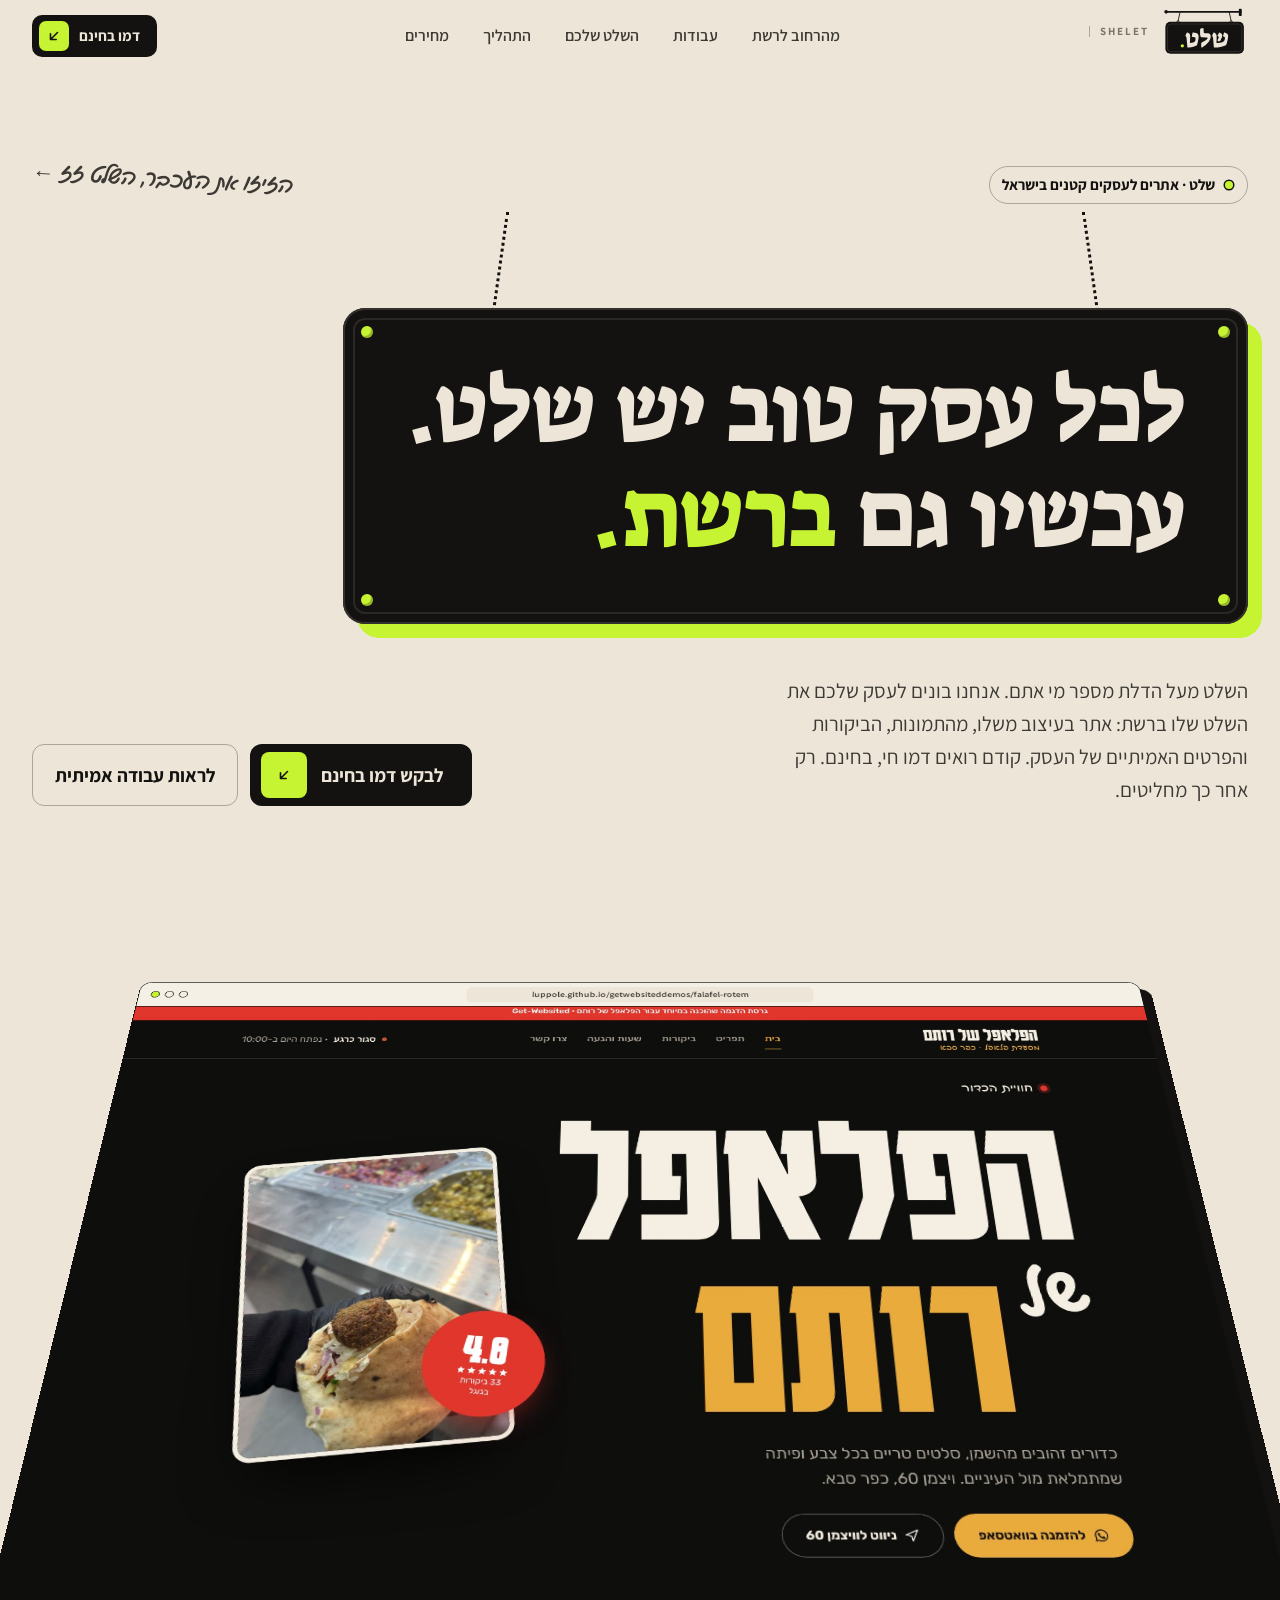
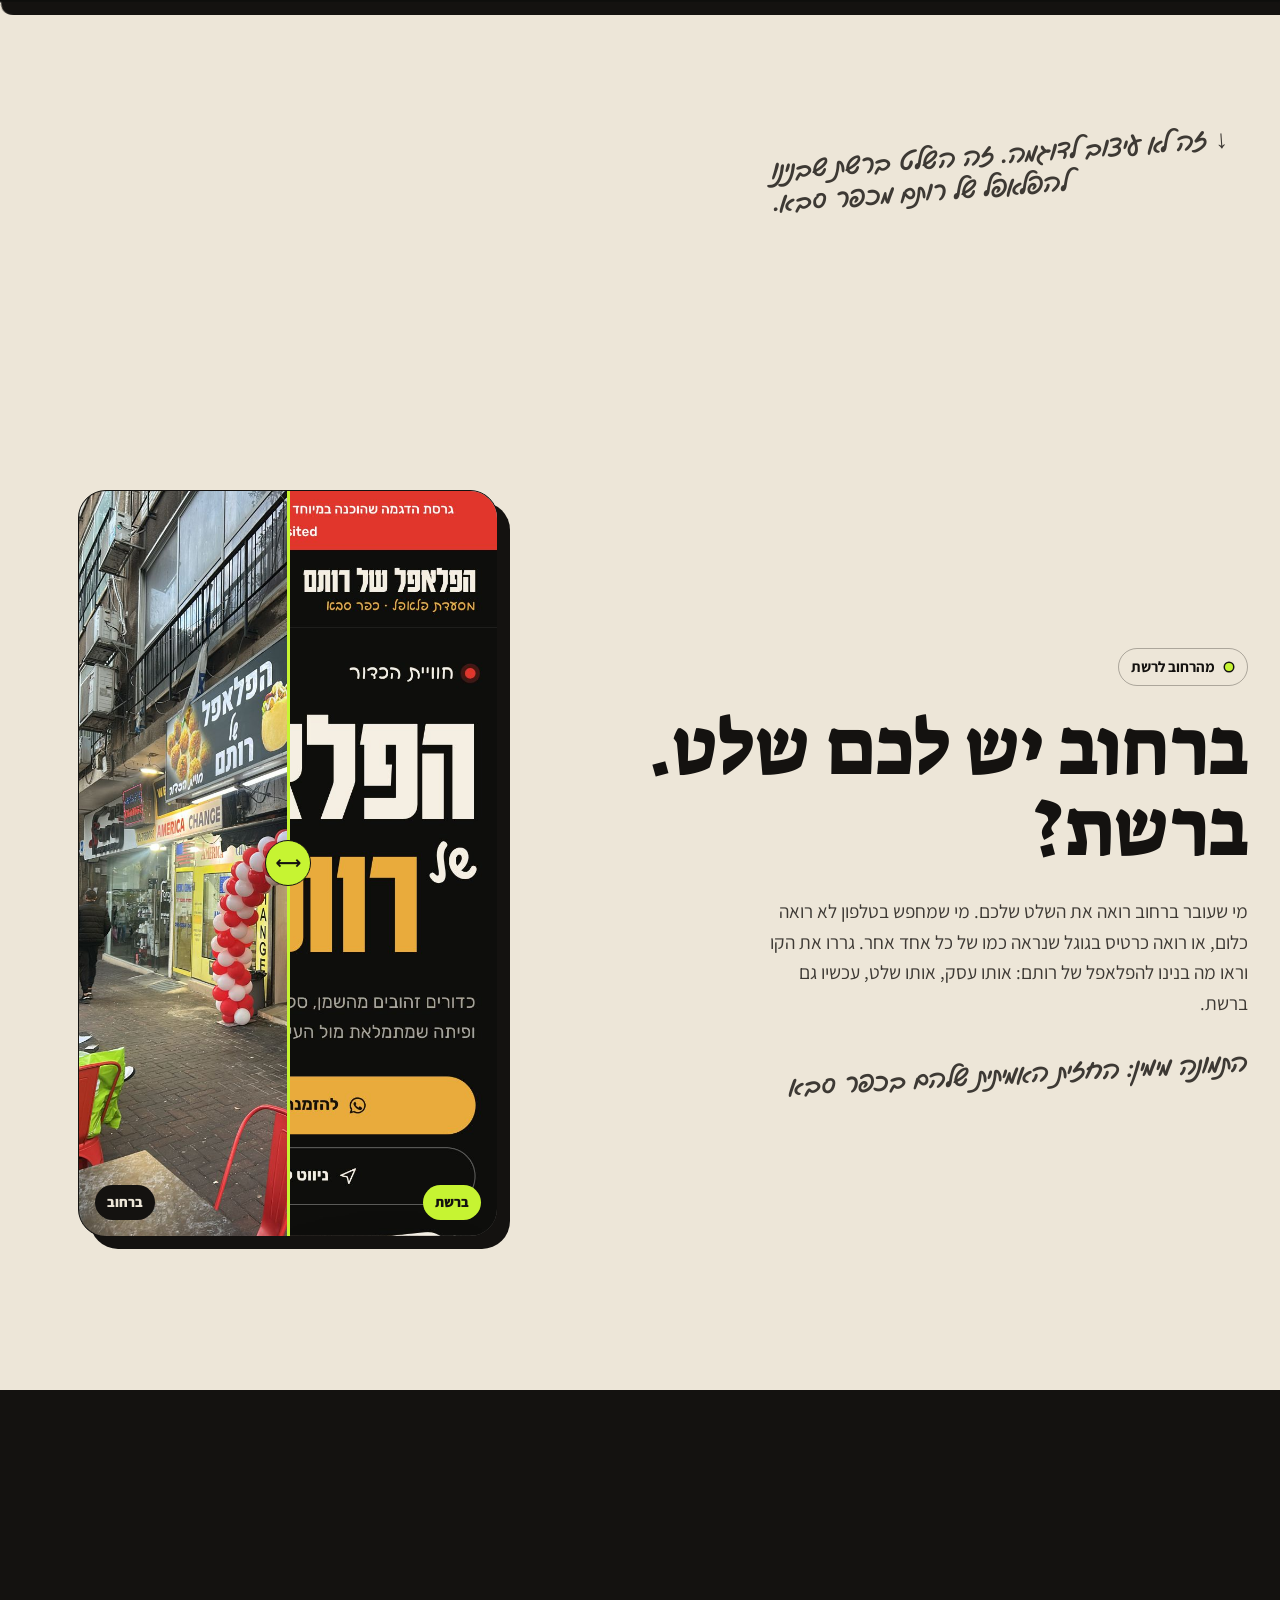
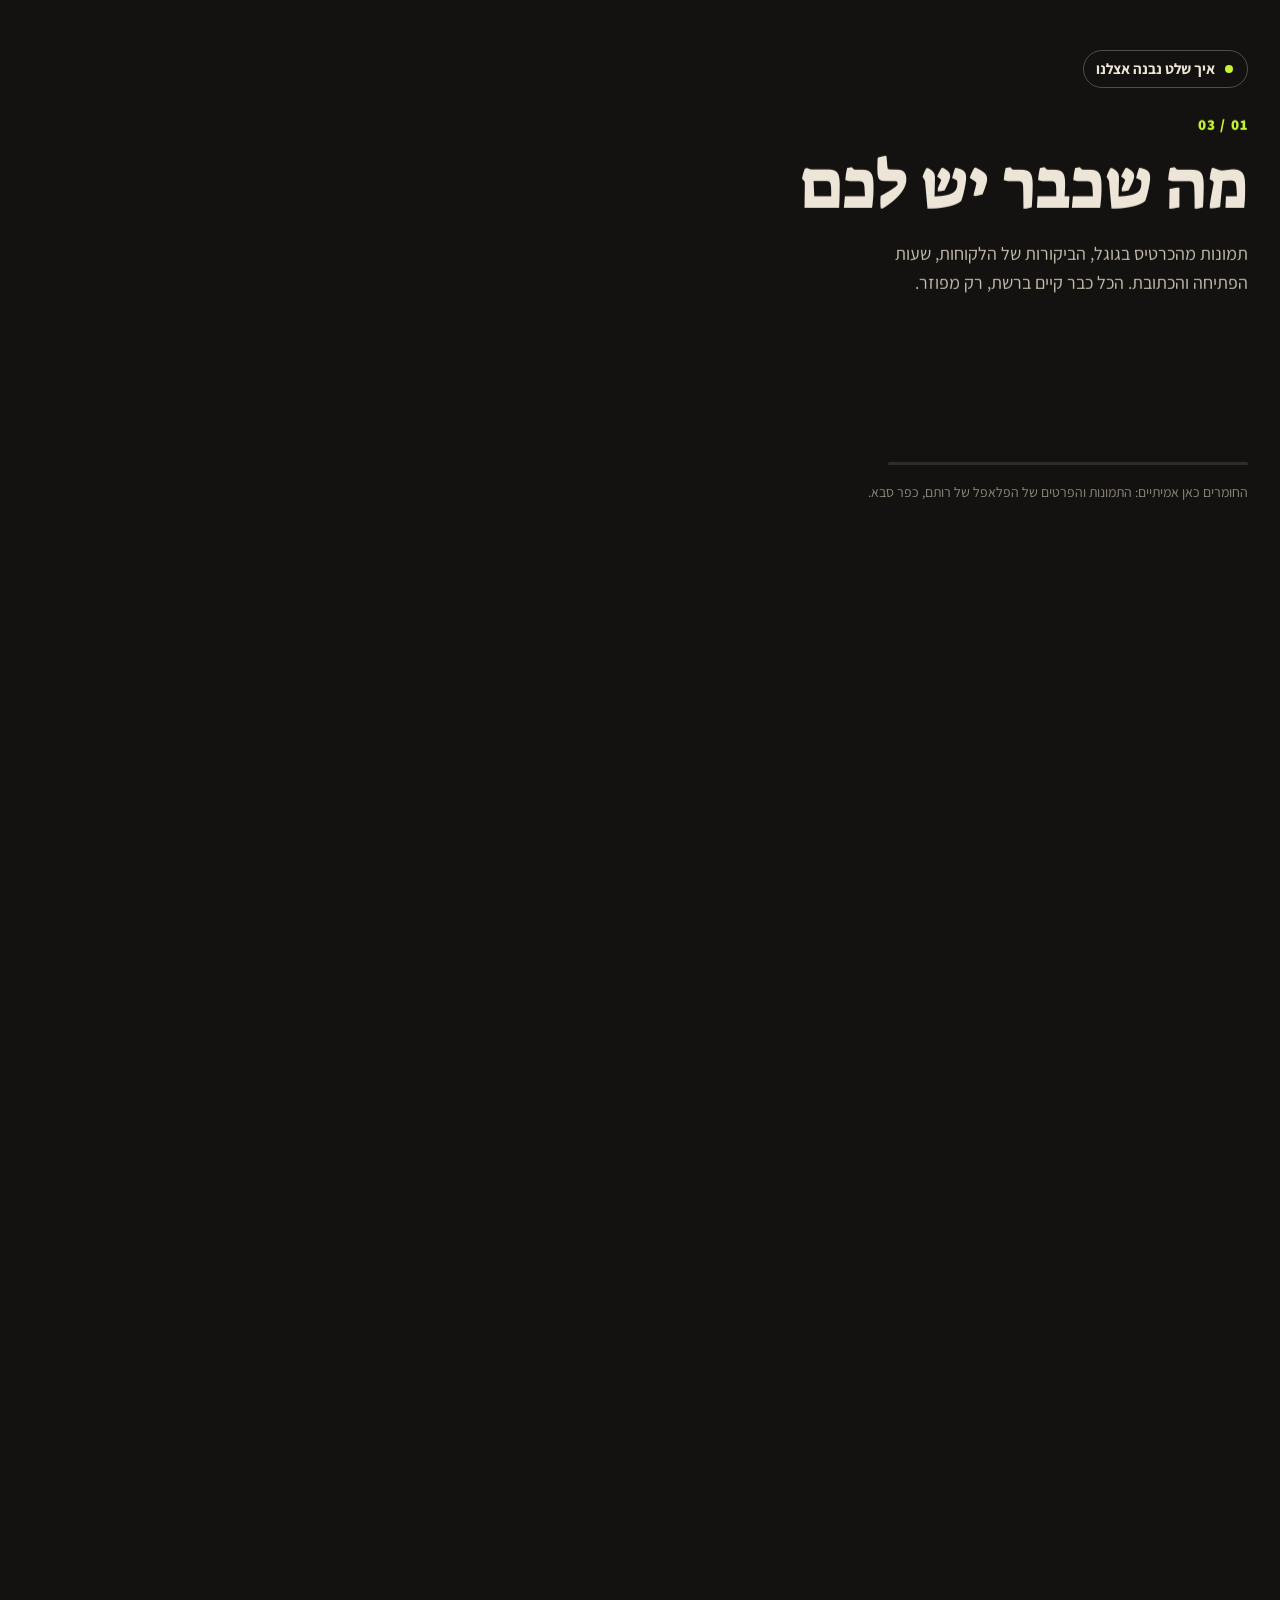
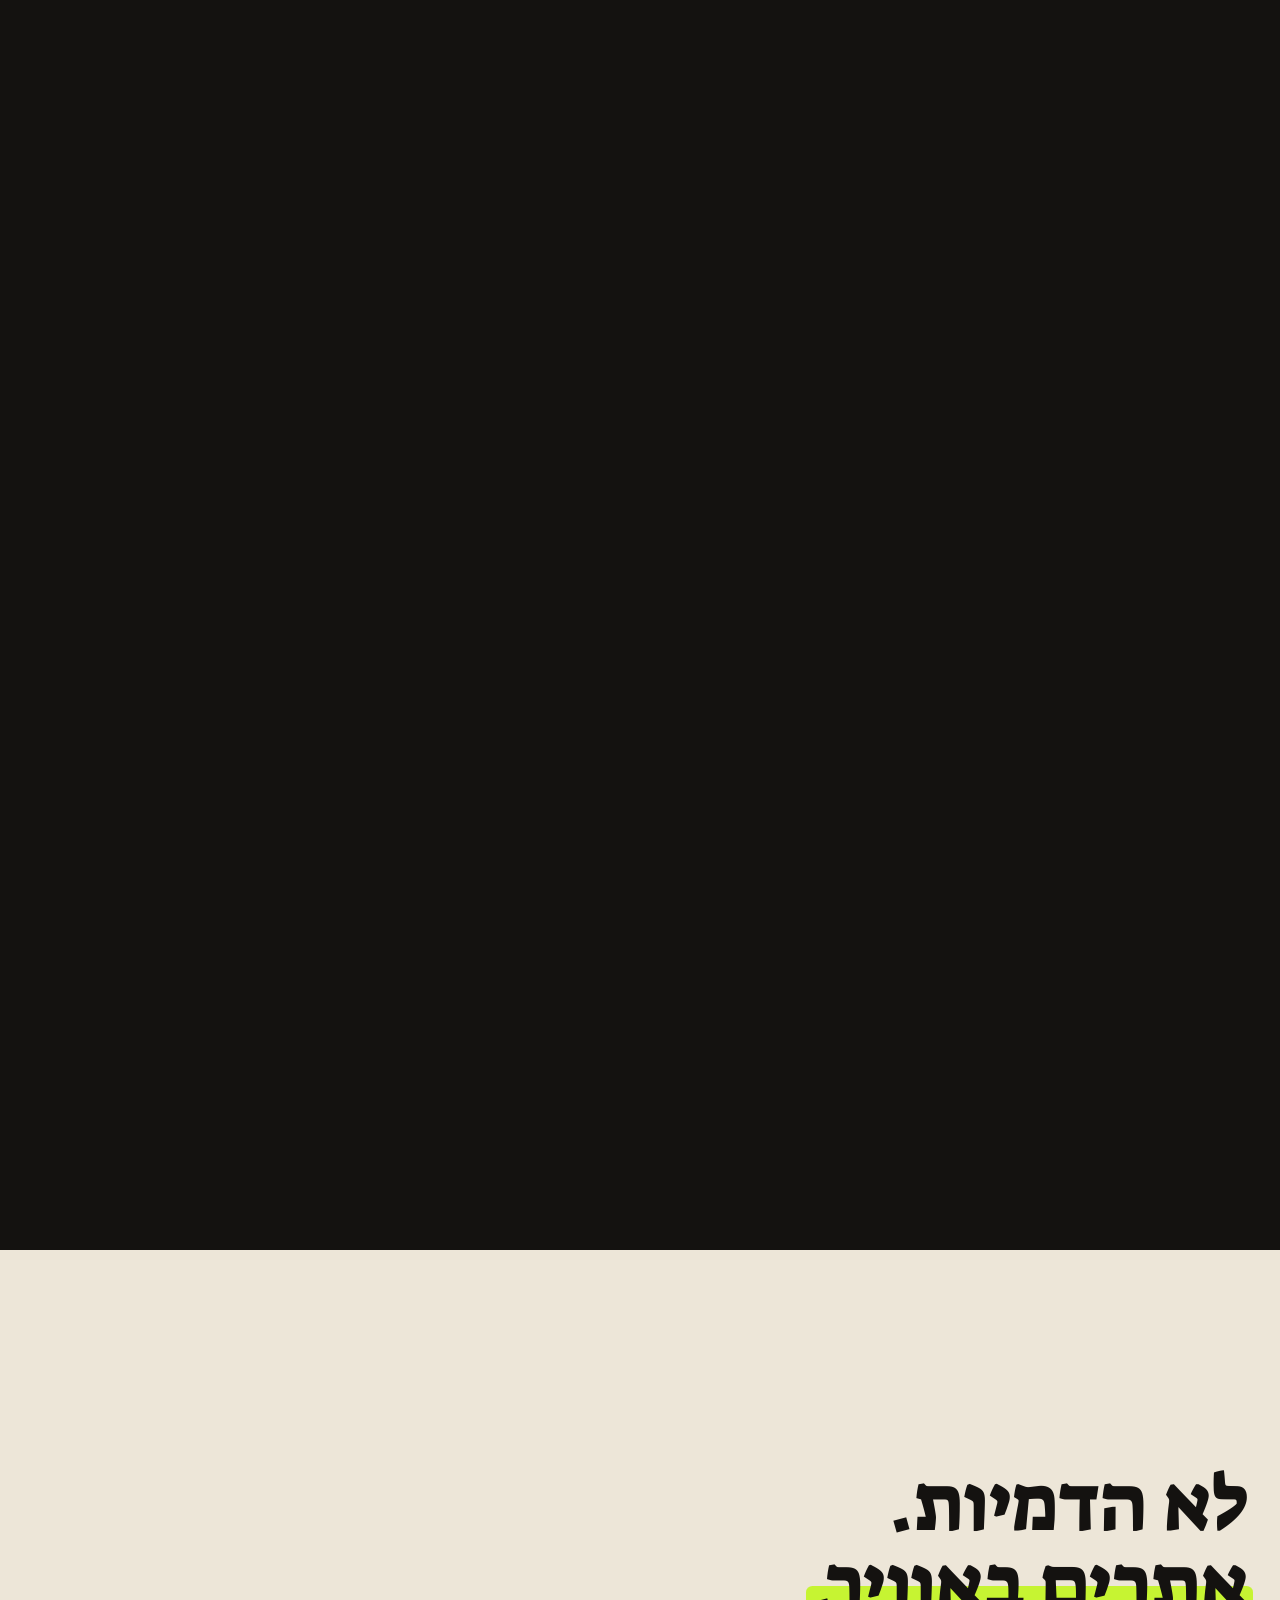
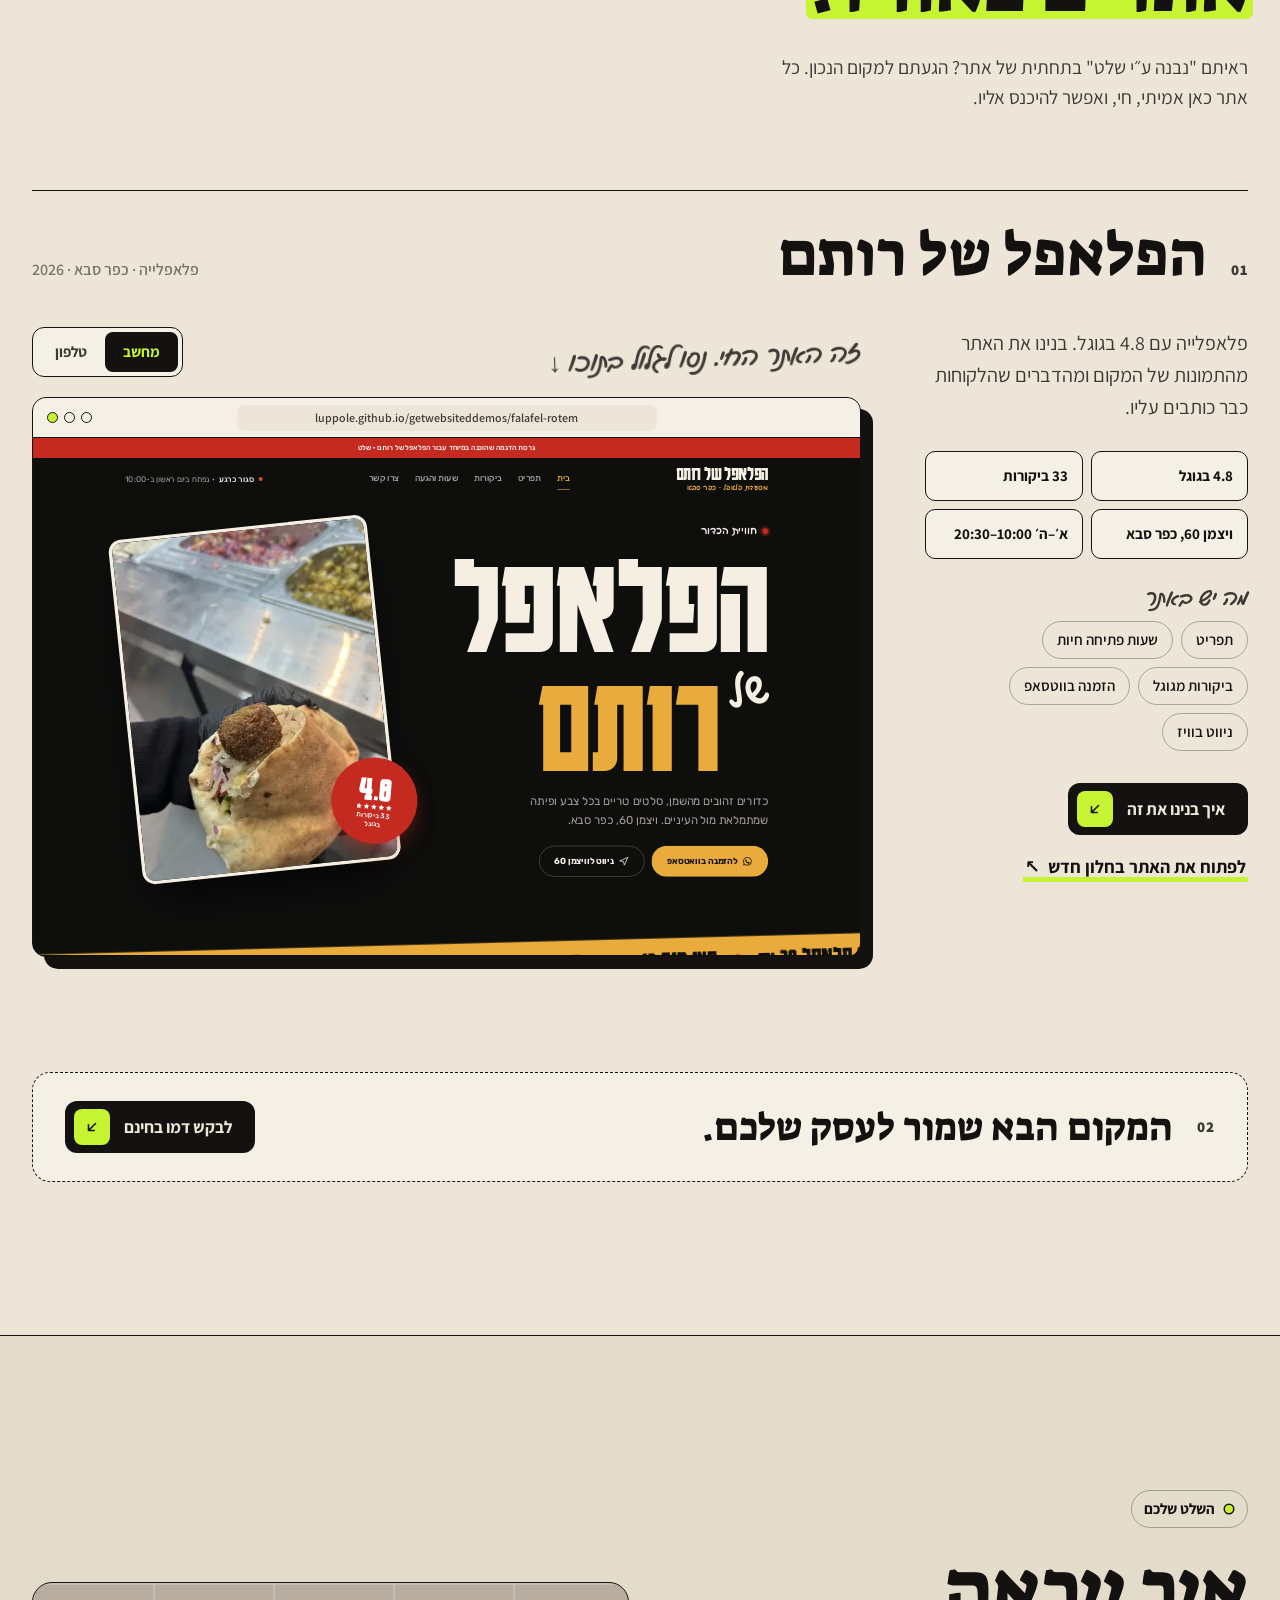
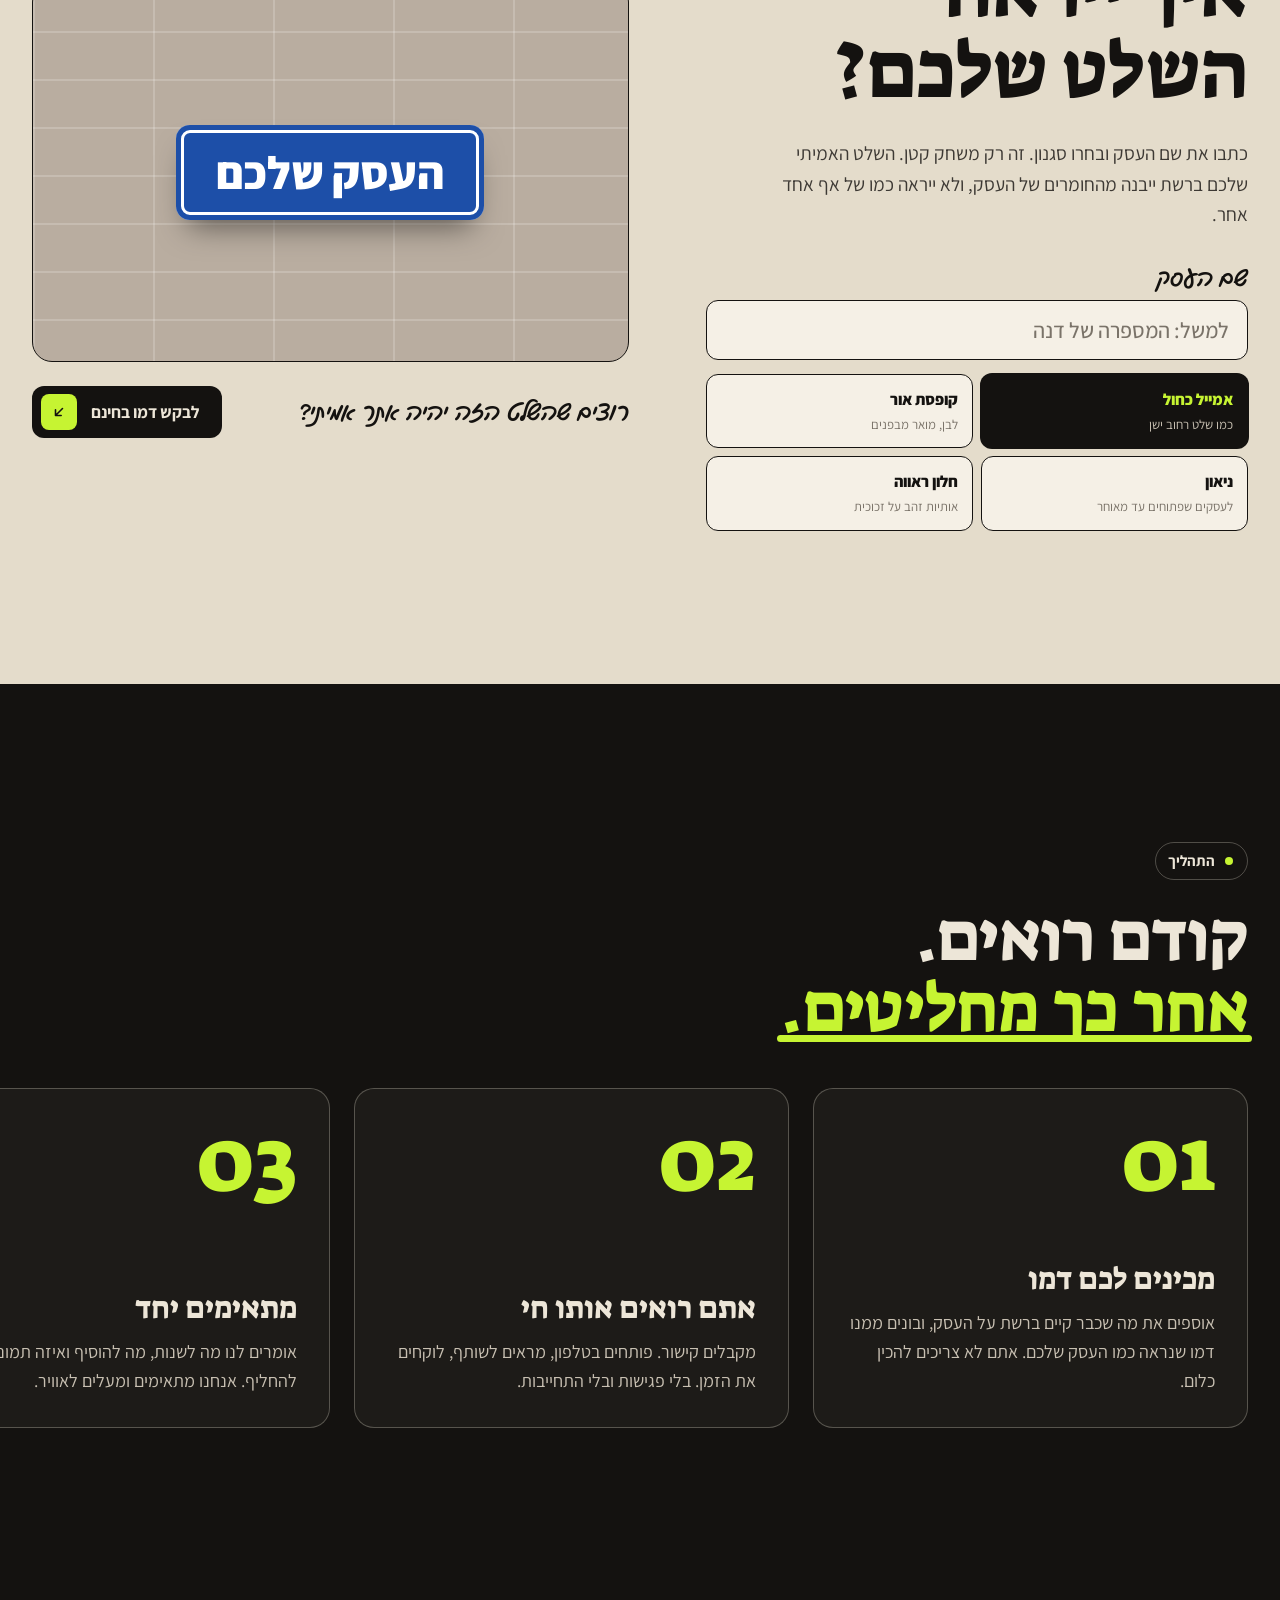
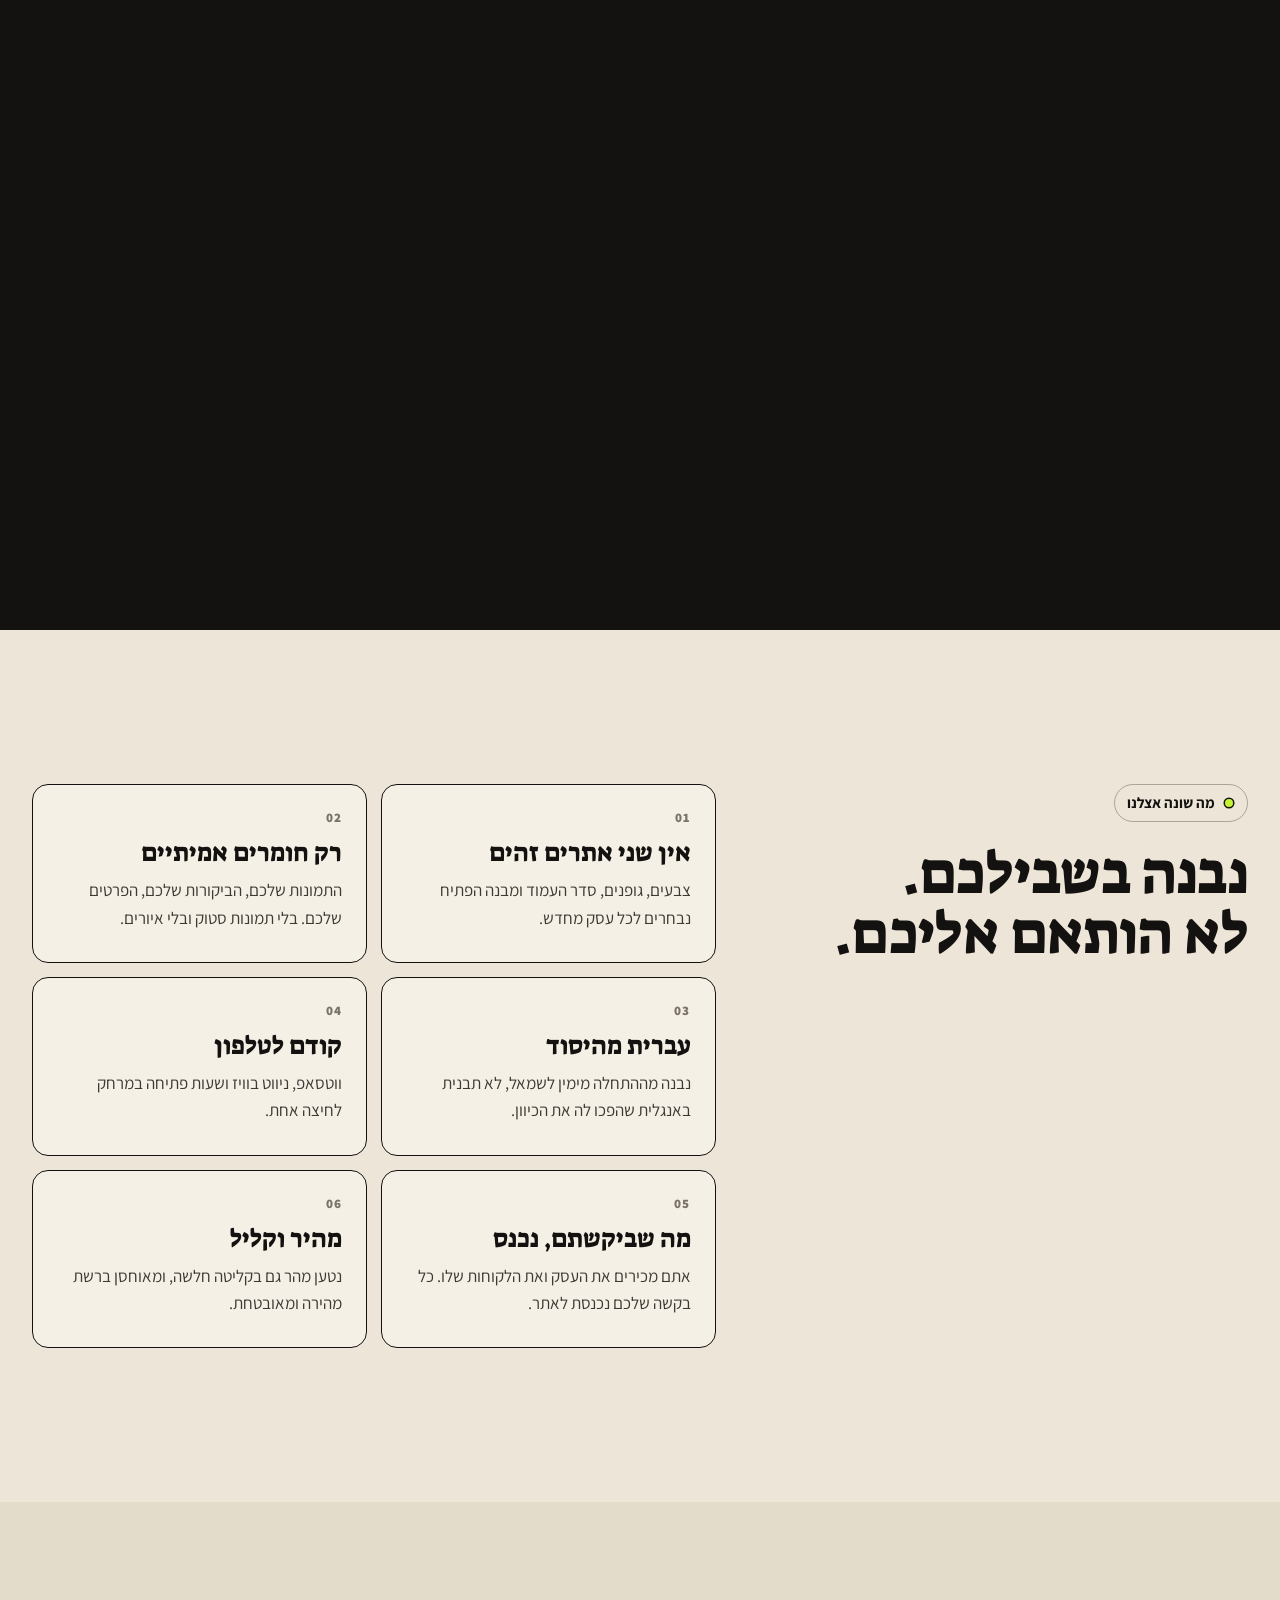
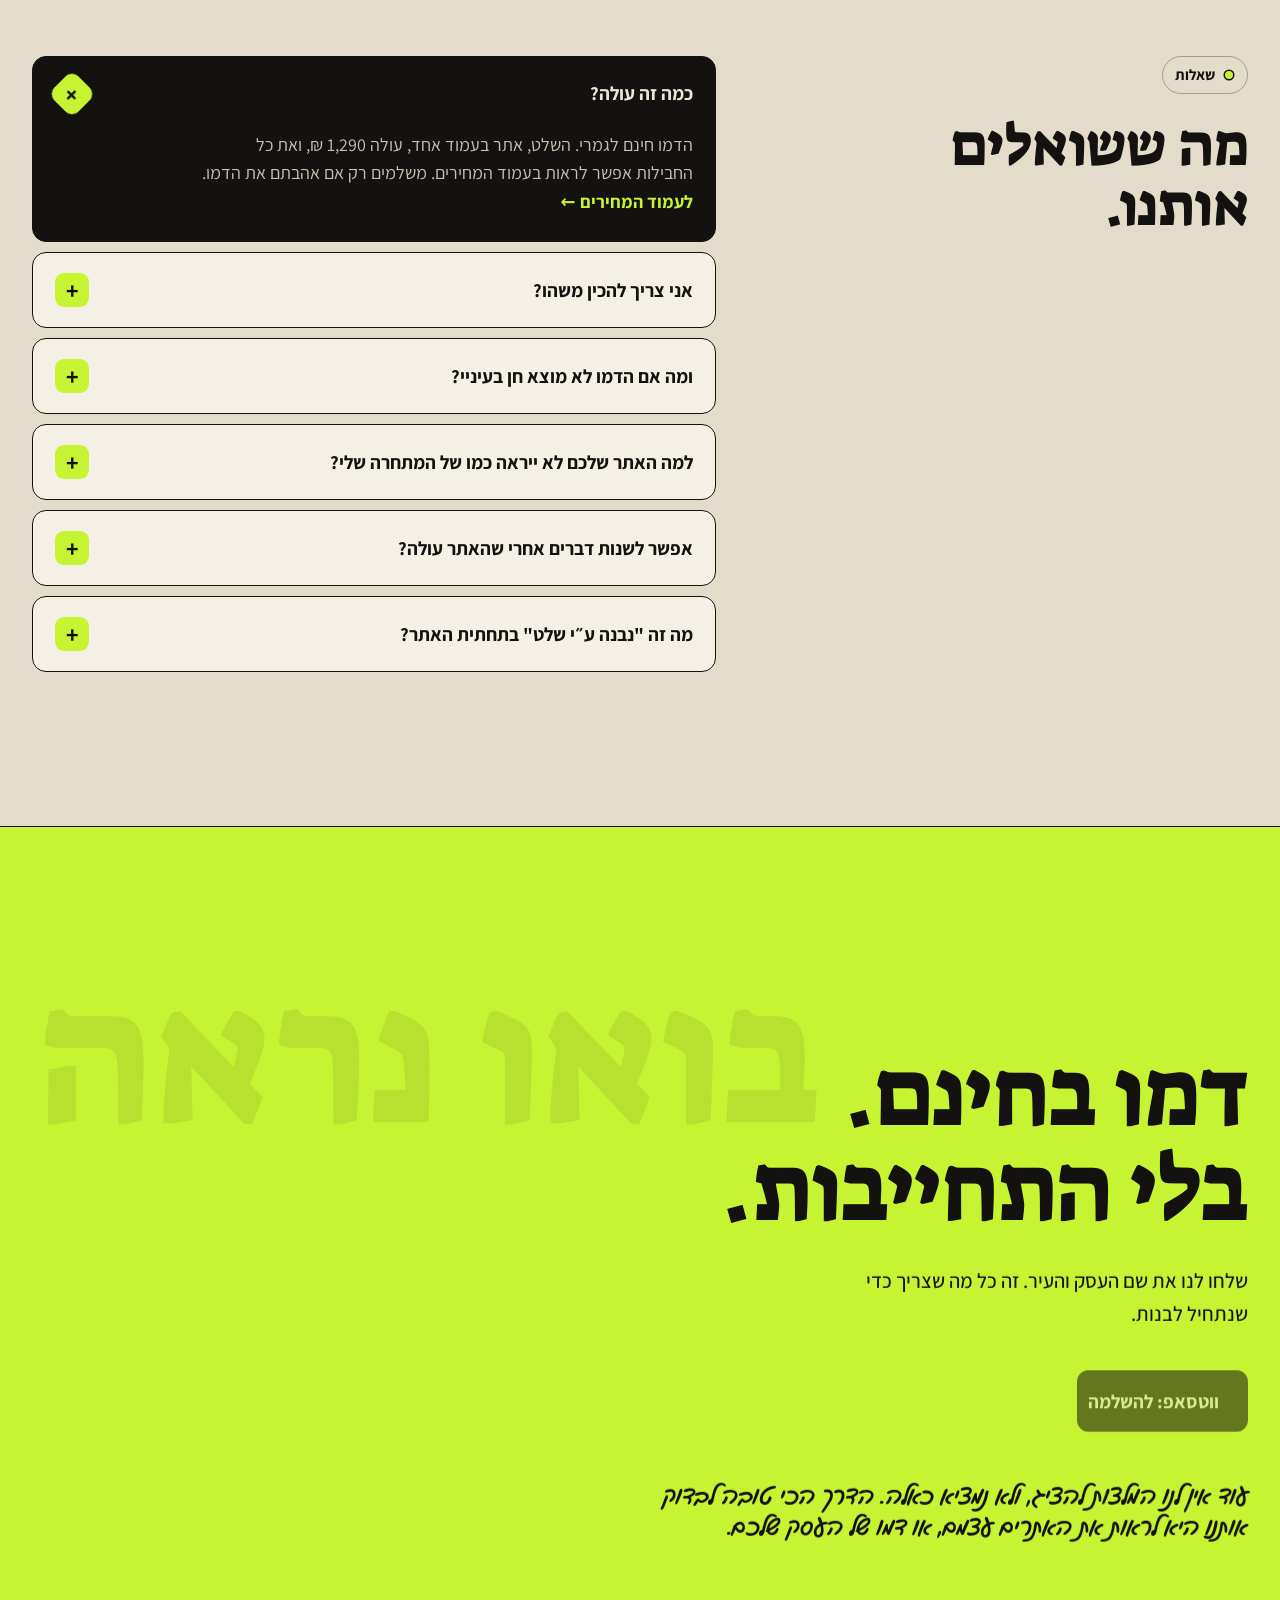
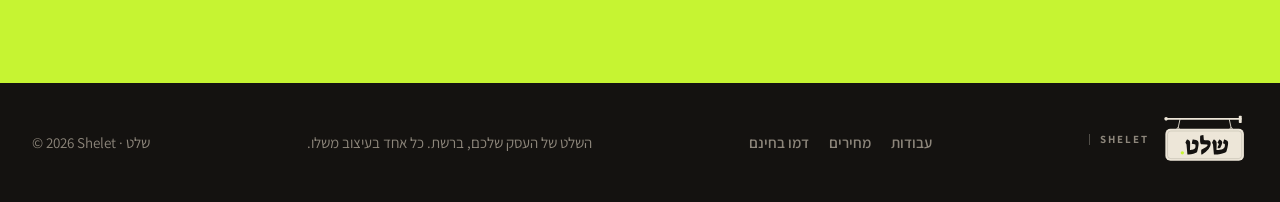
<file: index.html>
<!DOCTYPE html>
<html lang="he" dir="rtl">
  <head>
    <meta charset="UTF-8" />
    <meta name="viewport" content="width=device-width, initial-scale=1, viewport-fit=cover" />
    <title>שלט · Shelet | השלט של העסק שלכם, ברשת</title>
    <meta name="description" content="אנחנו בונים אתרים לעסקים קטנים בישראל מהתמונות, הביקורות והפרטים האמיתיים של העסק. קודם רואים דמו בחינם, אחר כך מחליטים." />
    <meta name="theme-color" content="#ede6d8" />
    <meta property="og:type" content="website" />
    <meta property="og:title" content="שלט · Shelet | השלט של העסק שלכם, ברשת" />
    <meta property="og:description" content="כל אתר בעיצוב משלו, מהחומרים האמיתיים של העסק. קודם דמו בחינם, אחר כך מחליטים." />
    <meta property="og:locale" content="he_IL" />
    <meta property="og:image" content="https://luppole.github.io/getwebsiteddemos/work/falafel-rotem/desktop.jpg" />
    <link rel="icon" href="./favicon.svg" type="image/svg+xml" />
    <link rel="preconnect" href="https://fonts.googleapis.com" />
    <link rel="preconnect" href="https://fonts.gstatic.com" crossorigin />
    <link href="https://fonts.googleapis.com/css2?family=Suez+One&family=Gveret+Levin&family=Assistant:wght@300;400;500;600;700;800&display=swap" rel="stylesheet" />
    <script type="module" crossorigin src="./assets/main-CaOogc9C.js"></script>
    <link rel="modulepreload" crossorigin href="./assets/styles-vmG3wgB1.js">
    <link rel="modulepreload" crossorigin href="./assets/cases-d5KJP9vl.js">
    <link rel="modulepreload" crossorigin href="./assets/Faq-3TRiLCqQ.js">
    <link rel="stylesheet" crossorigin href="./assets/styles-Byr3p6zA.css">
  </head>
  <body>
    <div id="root"></div>
  </body>
</html>
</file>
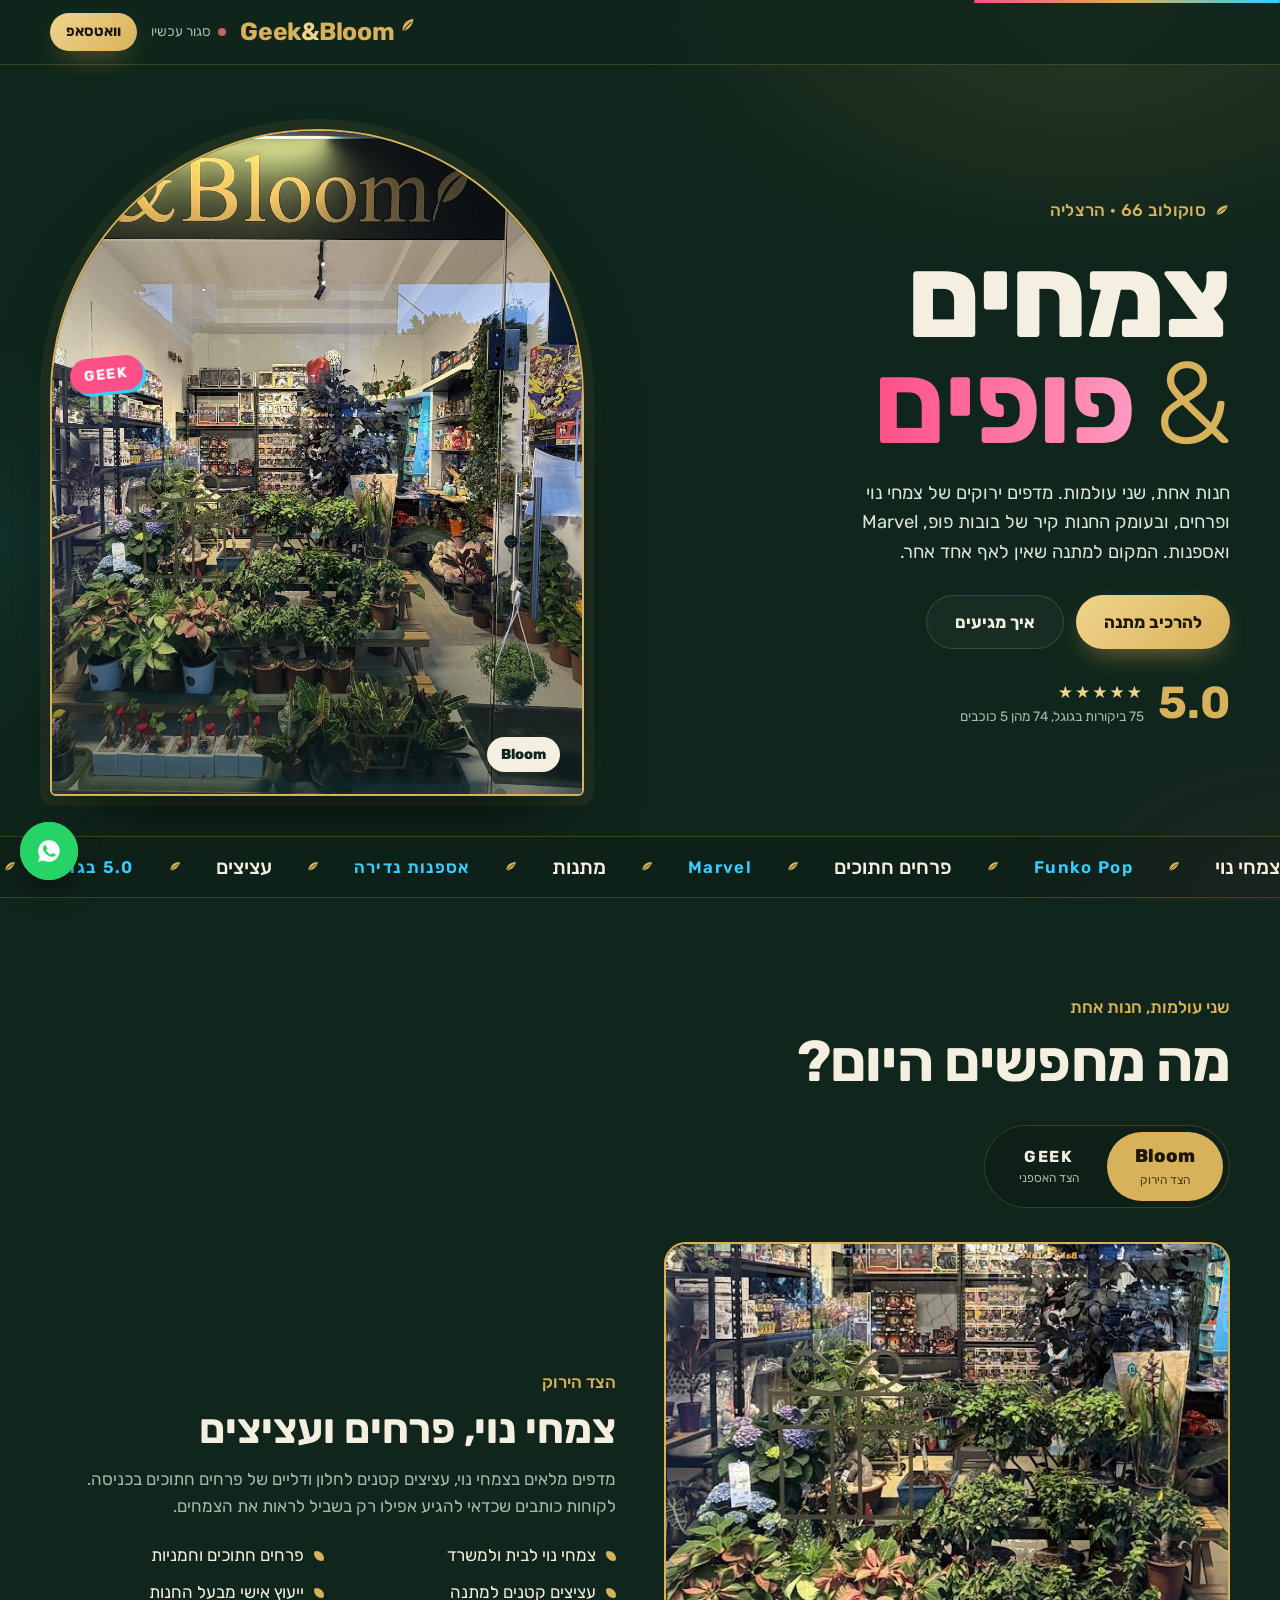
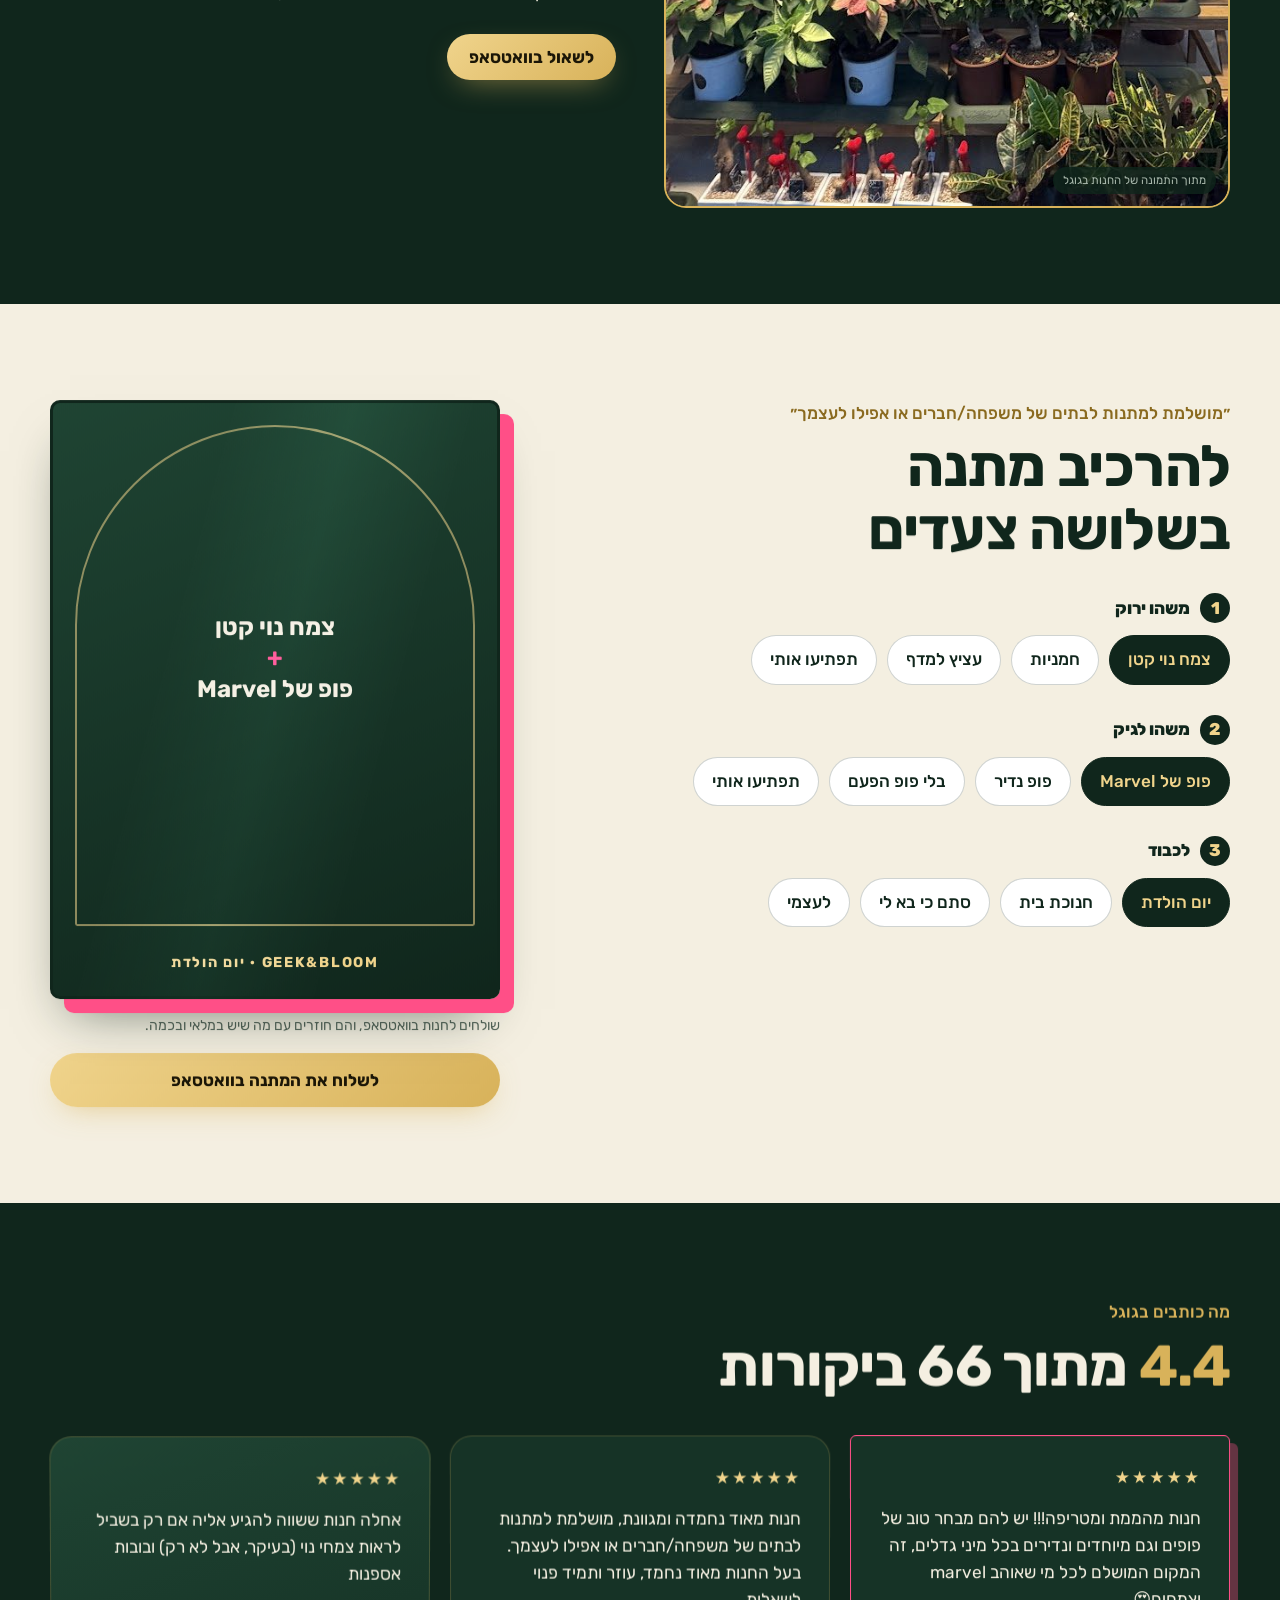
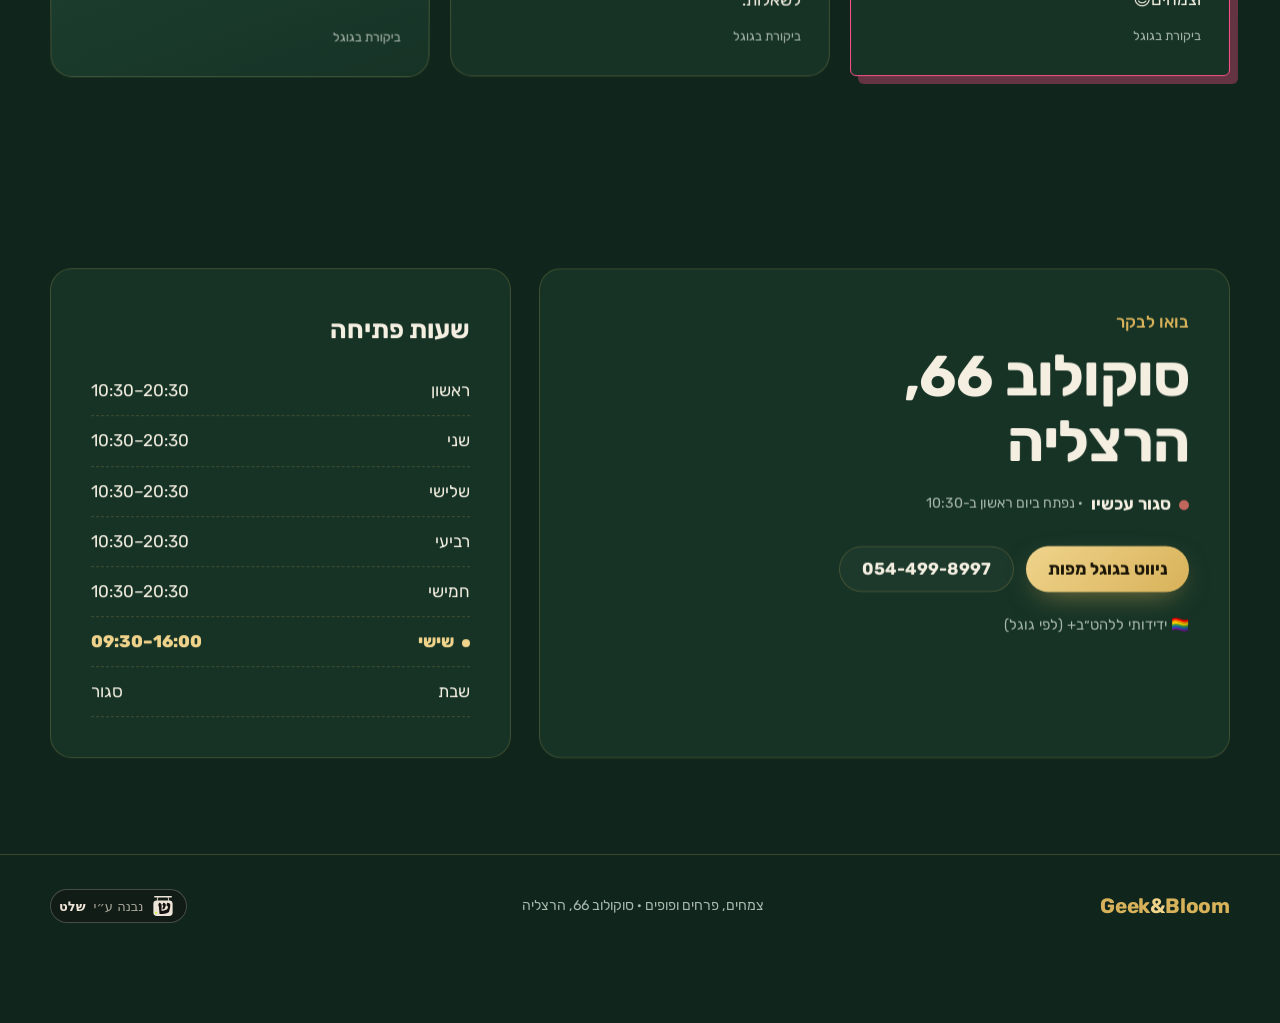
<file: geek-bloom/index.html>
<!DOCTYPE html>
<html lang="he" dir="rtl">
  <head>
    <meta charset="UTF-8" />
    <meta name="viewport" content="width=device-width, initial-scale=1, viewport-fit=cover" />
    <title>Geek&amp;Bloom | צמחים, פרחים ופופים בהרצליה</title>
    <meta name="description" content="Geek&Bloom, סוקולוב 66 הרצליה: צמחי נוי, פרחים ובובות פופ ואספנות במקום אחד. 5.0 בגוגל מתוך 75 ביקורות." />
    <meta name="theme-color" content="#10261c" />
    <meta property="og:type" content="website" />
    <meta property="og:title" content="Geek&amp;Bloom | צמחים, פרחים ופופים בהרצליה" />
    <meta property="og:description" content="חנות אחת, שני עולמות: צמחי נוי ופרחים לצד פופים נדירים ואספנות. סוקולוב 66, הרצליה." />
    <meta property="og:image" content="storefront.jpg" />
    <meta property="og:locale" content="he_IL" />
    <link rel="preconnect" href="https://fonts.googleapis.com" />
    <link rel="preconnect" href="https://fonts.gstatic.com" crossorigin />
    <link href="https://fonts.googleapis.com/css2?family=Rubik:wght@300;400;500;600;700;800&display=swap" rel="stylesheet" />
    <script type="application/ld+json">{"@context":"https://schema.org","@type":"Florist","name":"Geek&Bloom","telephone":"054-499-8997","address":{"@type":"PostalAddress","streetAddress":"סוקולוב 66","addressLocality":"הרצליה","addressCountry":"IL"},"geo":{"@type":"GeoCoordinates","latitude":32.1670174,"longitude":34.8474288},"aggregateRating":{"@type":"AggregateRating","ratingValue":"5.0","reviewCount":"75"},"openingHoursSpecification":[{"@type":"OpeningHoursSpecification","dayOfWeek":["Sunday","Monday","Tuesday","Wednesday","Thursday"],"opens":"10:30","closes":"20:30"},{"@type":"OpeningHoursSpecification","dayOfWeek":"Friday","opens":"09:30","closes":"16:00"}]}</script>
    <script type="module" crossorigin src="./assets/index-C-65MYxk.js"></script>
    <link rel="stylesheet" crossorigin href="./assets/index-CJuA8zk5.css">
  </head>
  <body>
    <div id="root"></div>
  </body>
</html>
</file>
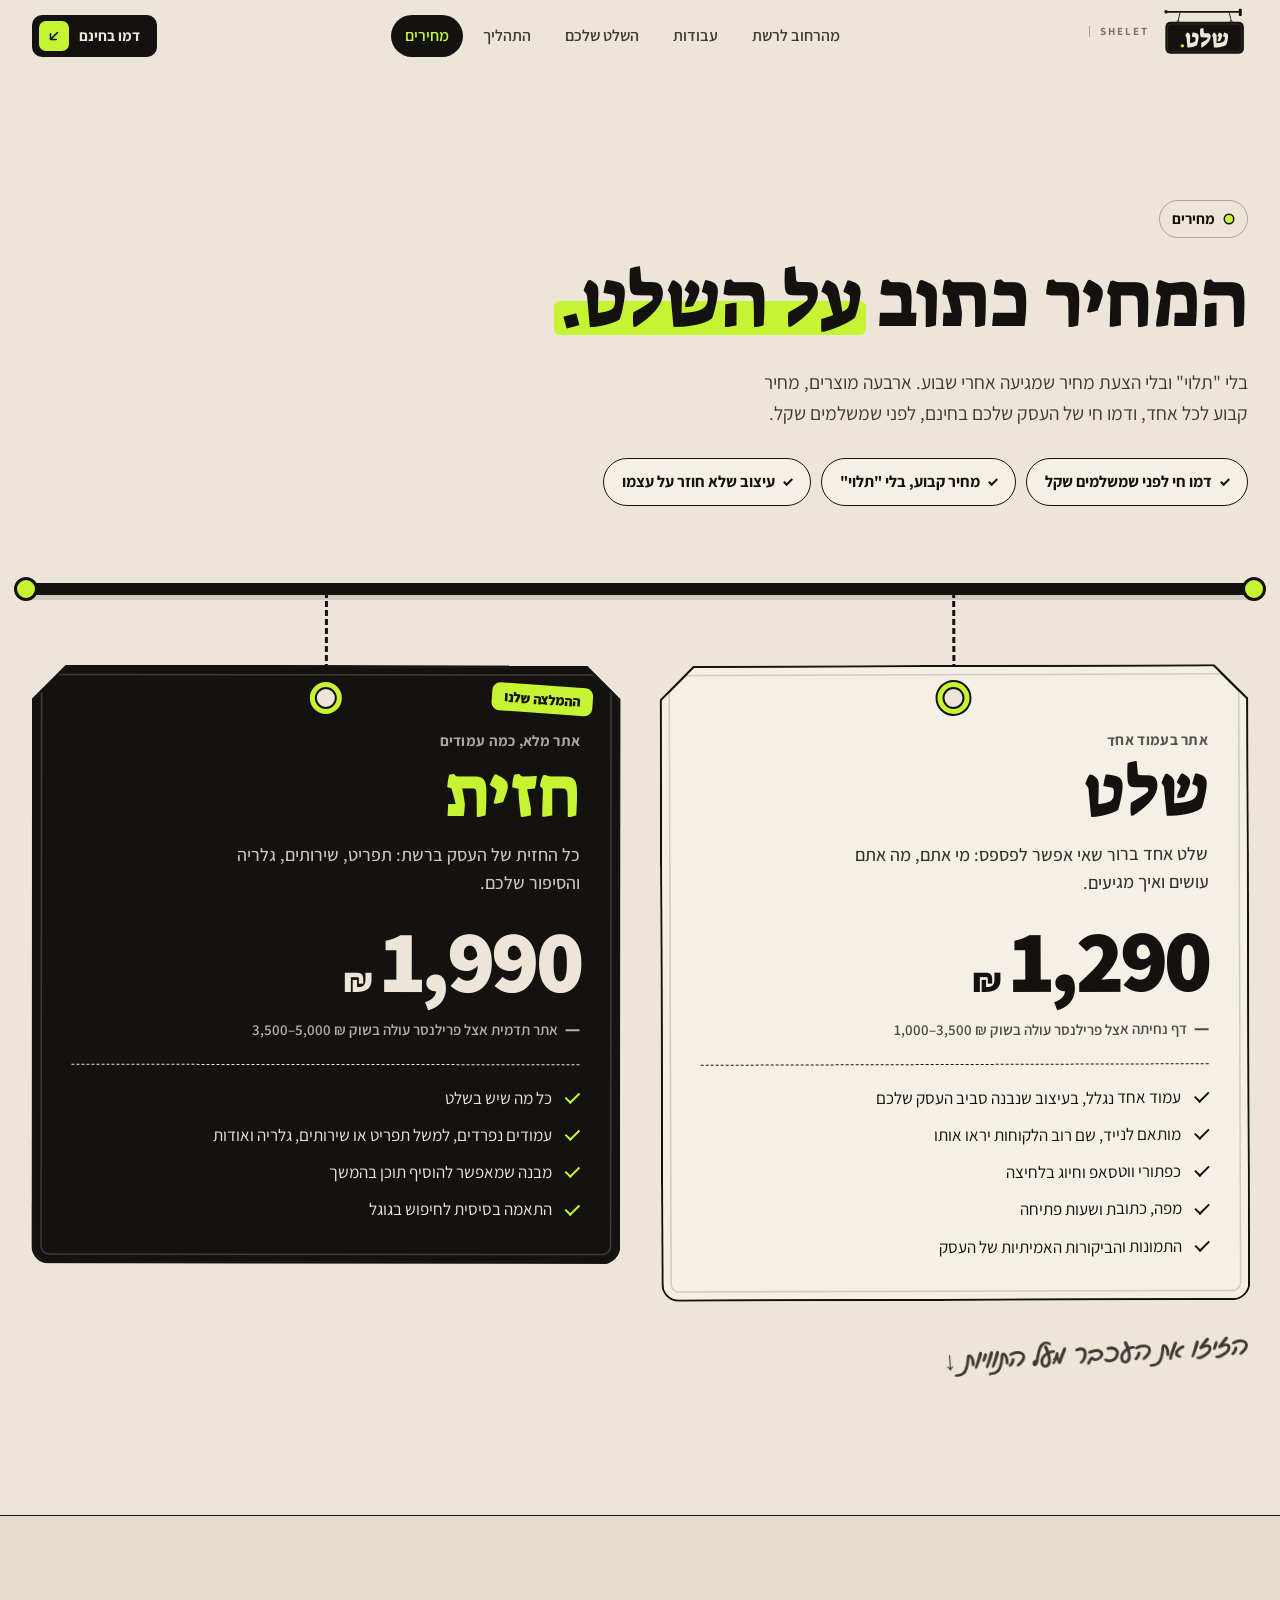
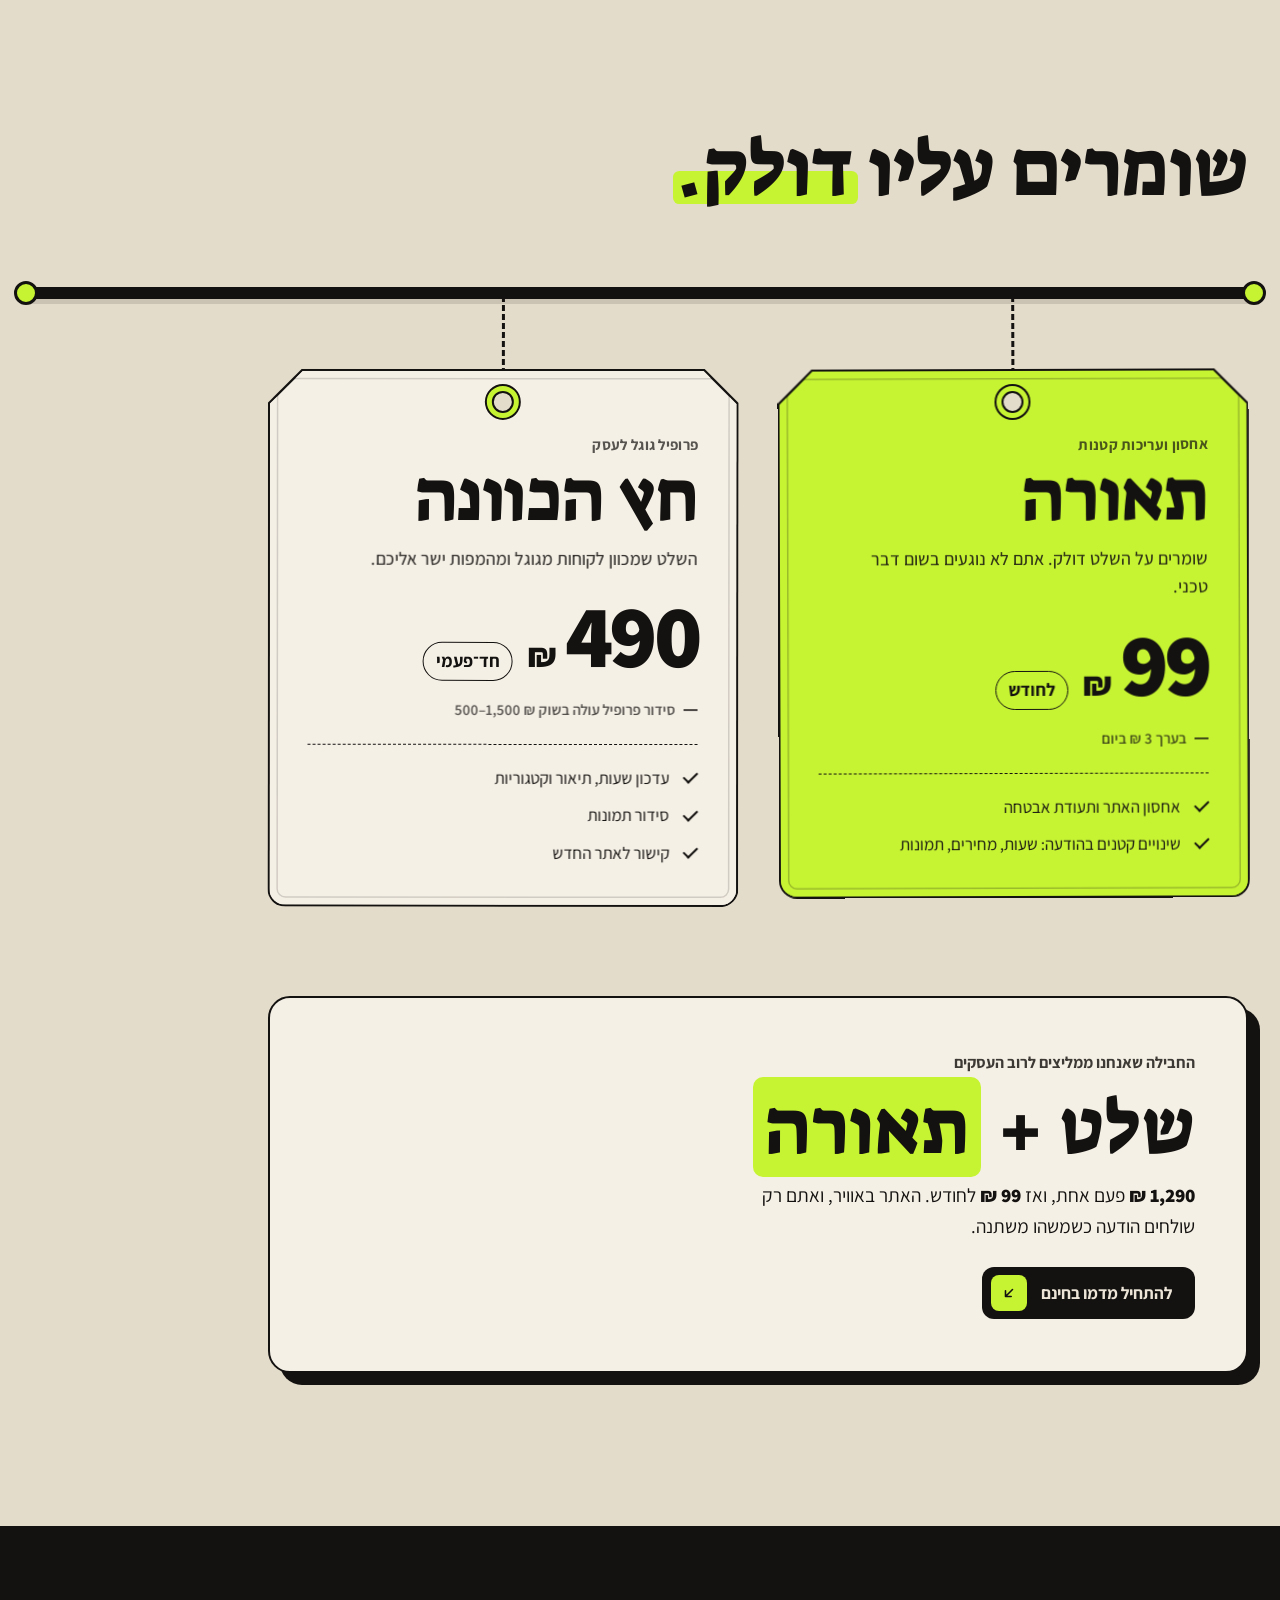
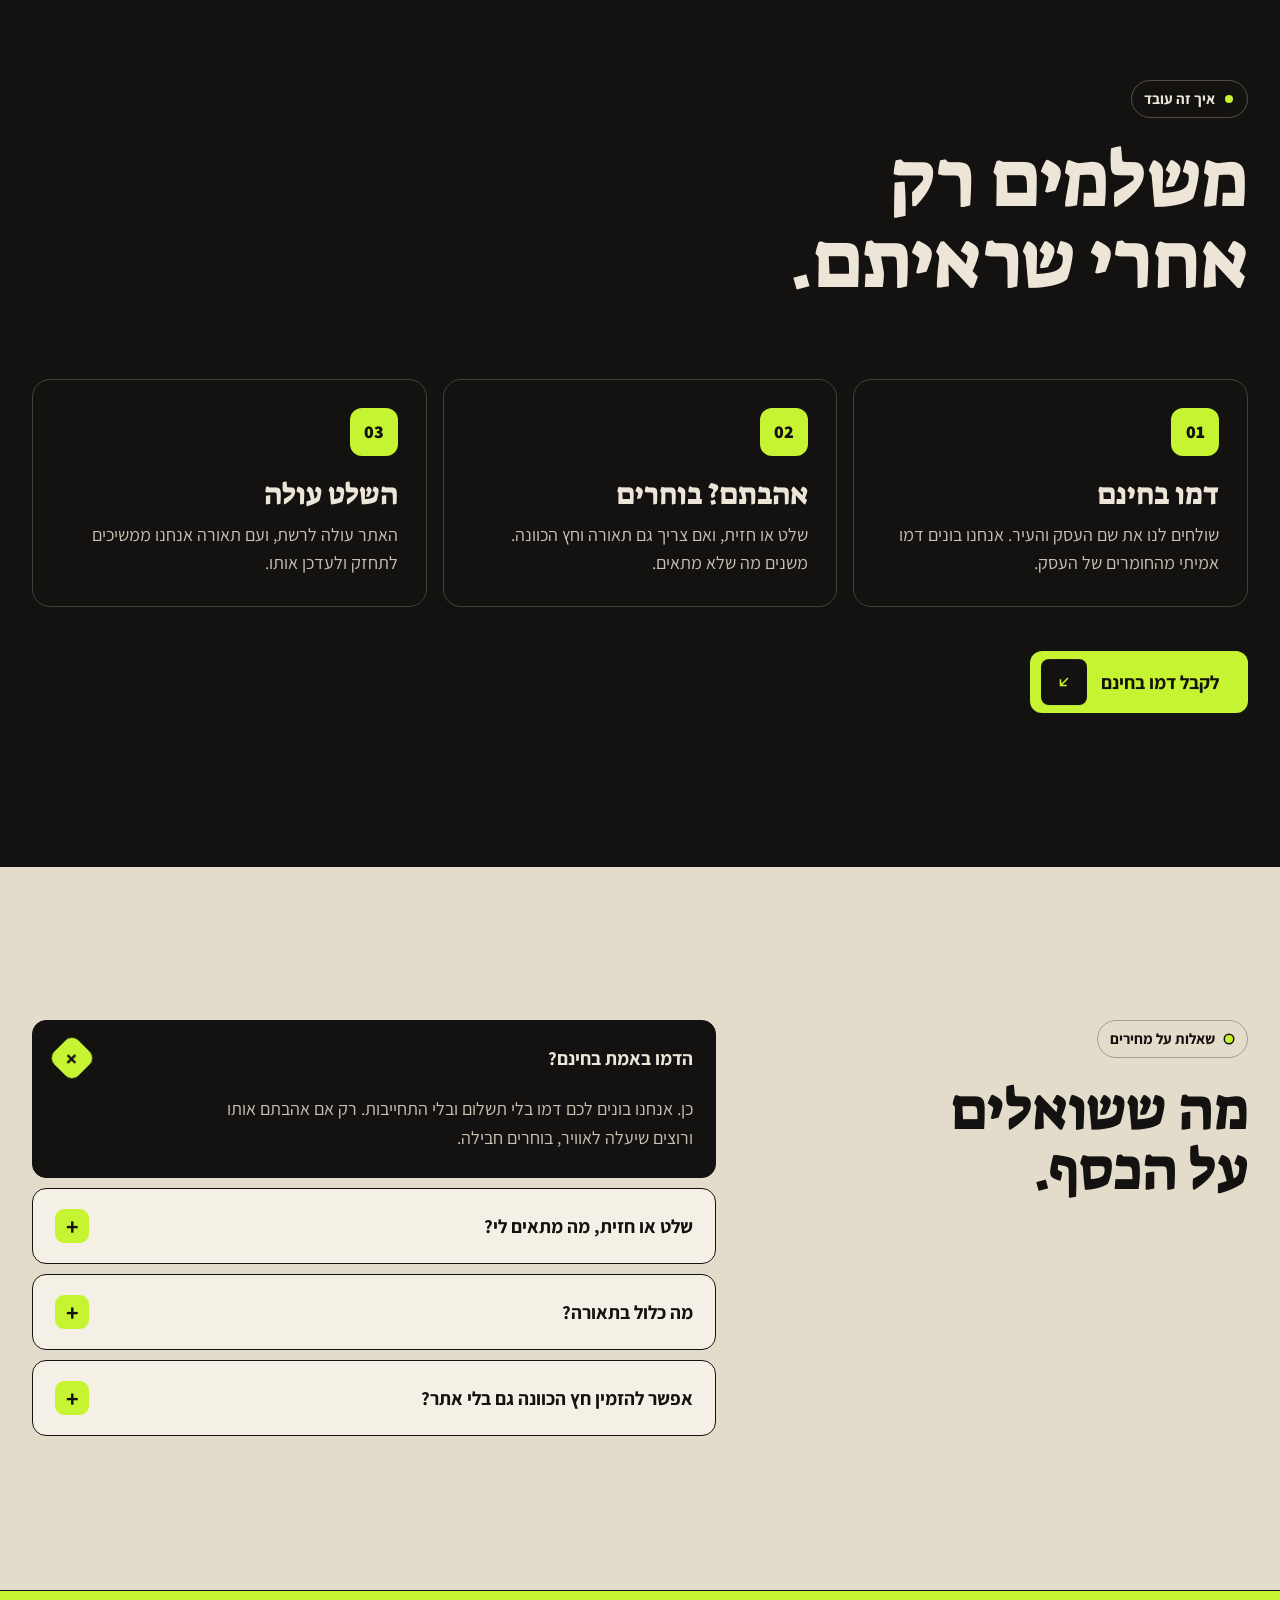
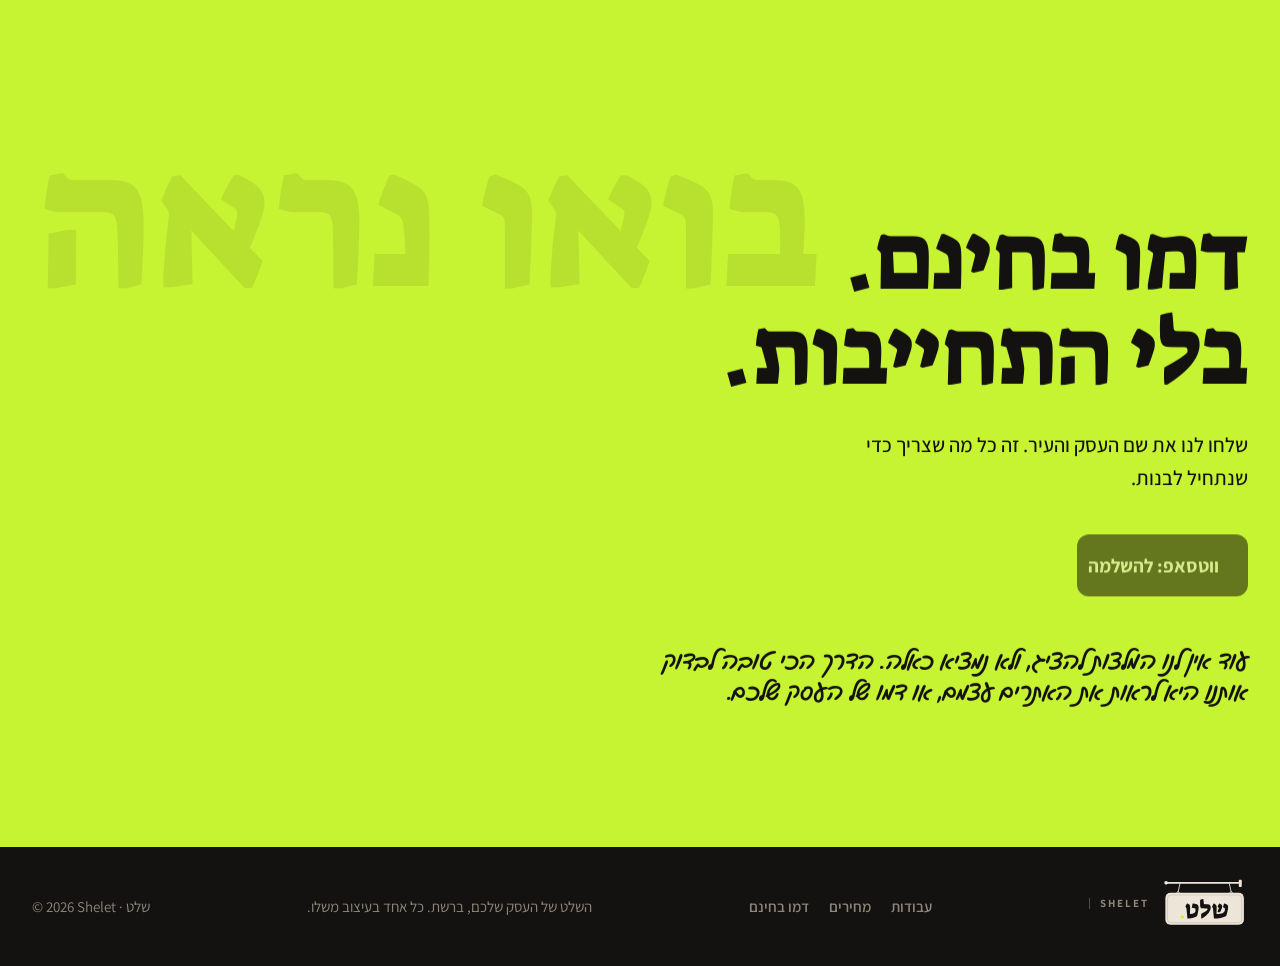
<file: pricing/index.html>
<!DOCTYPE html>
<html lang="he" dir="rtl">
  <head>
    <meta charset="UTF-8" />
    <meta name="viewport" content="width=device-width, initial-scale=1, viewport-fit=cover" />
    <title>מחירים · שלט Shelet</title>
    <meta name="description" content="המחירון של שלט: אתר בעמוד אחד, אתר מלא, אחסון ועריכות, ופרופיל גוגל לעסק. הדמו תמיד בחינם." />
    <meta name="theme-color" content="#ede6d8" />
    <meta property="og:type" content="website" />
    <meta property="og:title" content="מחירים · שלט Shelet" />
    <meta property="og:description" content="מחיר ברור על השלט. קודם דמו בחינם, משלמים רק אם אהבתם." />
    <meta property="og:locale" content="he_IL" />
    <meta property="og:image" content="https://luppole.github.io/getwebsiteddemos/work/falafel-rotem/desktop.jpg" />
    <link rel="icon" href="../favicon.svg" type="image/svg+xml" />
    <link rel="preconnect" href="https://fonts.googleapis.com" />
    <link rel="preconnect" href="https://fonts.gstatic.com" crossorigin />
    <link href="https://fonts.googleapis.com/css2?family=Suez+One&family=Gveret+Levin&family=Assistant:wght@300;400;500;600;700;800&display=swap" rel="stylesheet" />
    <script type="module" crossorigin src="../assets/pricing-bIIwb_SS.js"></script>
    <link rel="modulepreload" crossorigin href="../assets/styles-vmG3wgB1.js">
    <link rel="modulepreload" crossorigin href="../assets/Faq-3TRiLCqQ.js">
    <link rel="stylesheet" crossorigin href="../assets/styles-Byr3p6zA.css">
  </head>
  <body>
    <div id="root"></div>
  </body>
</html>
</file>
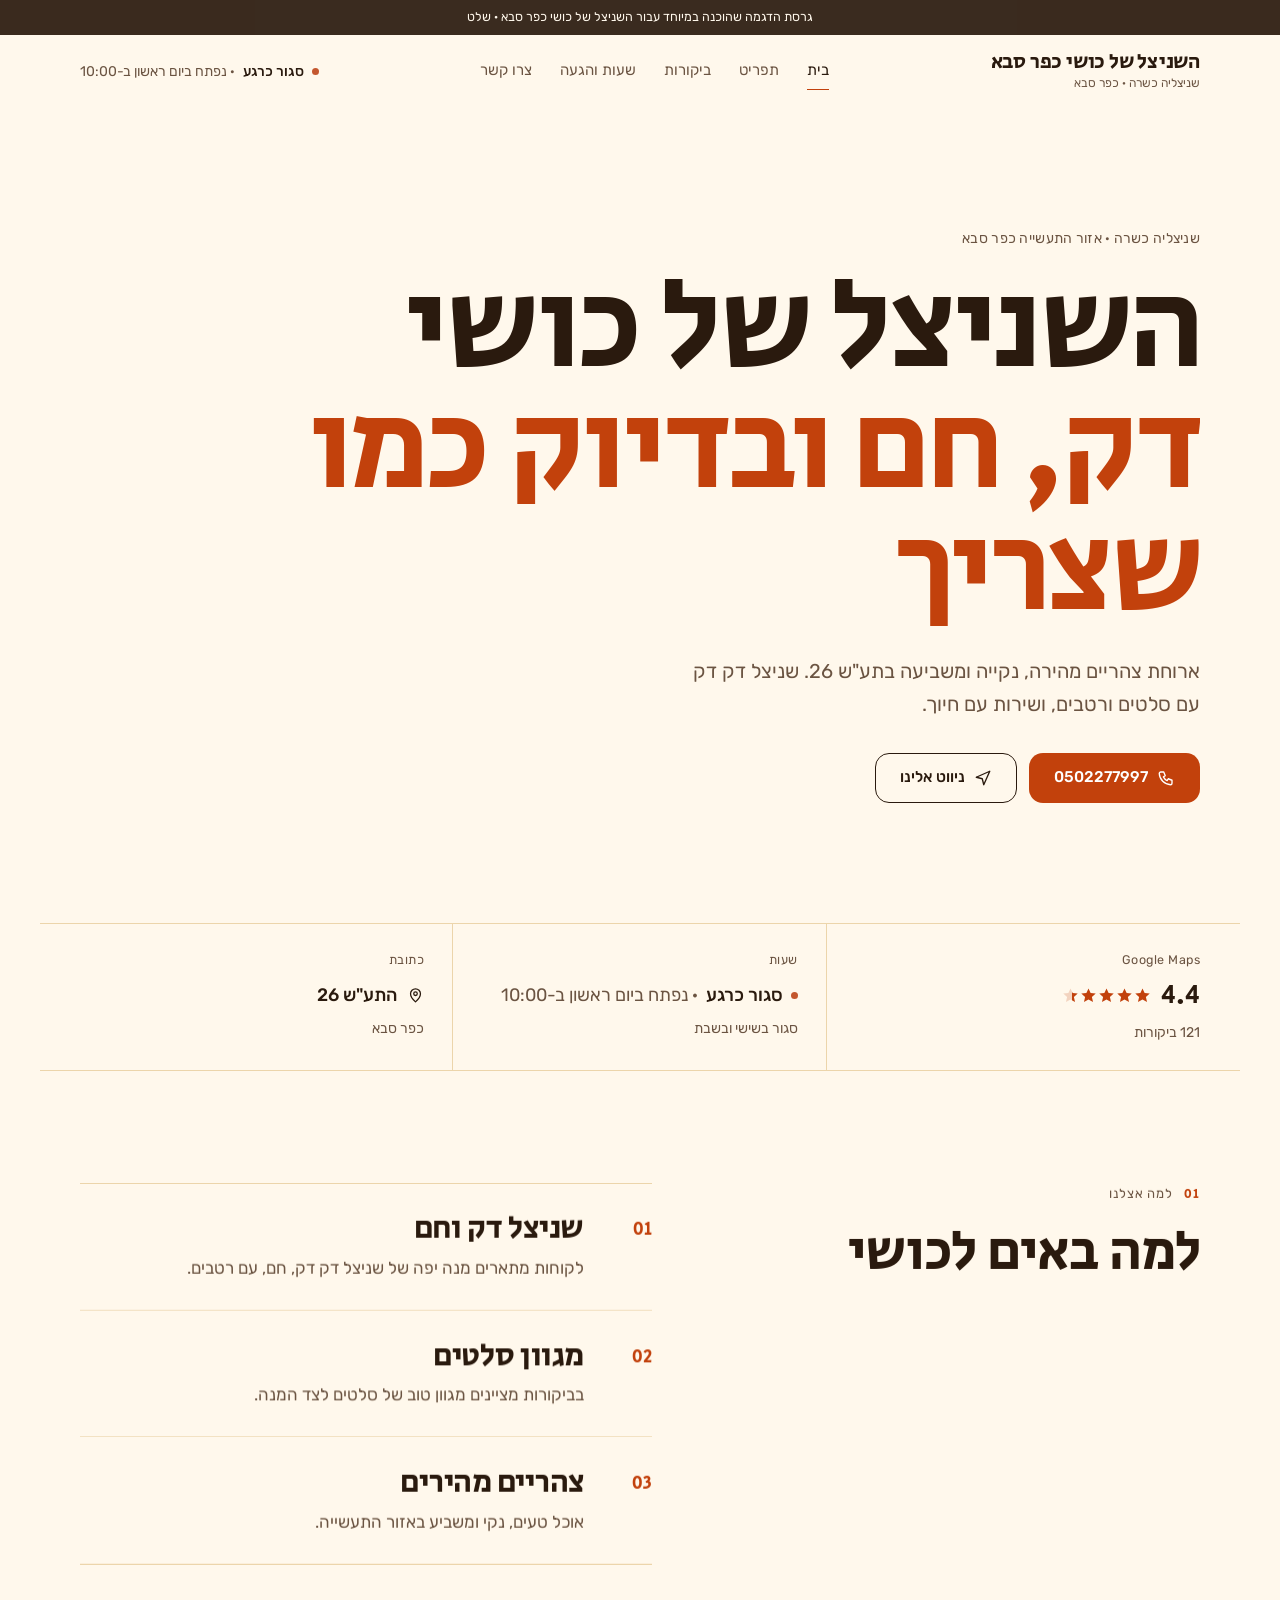
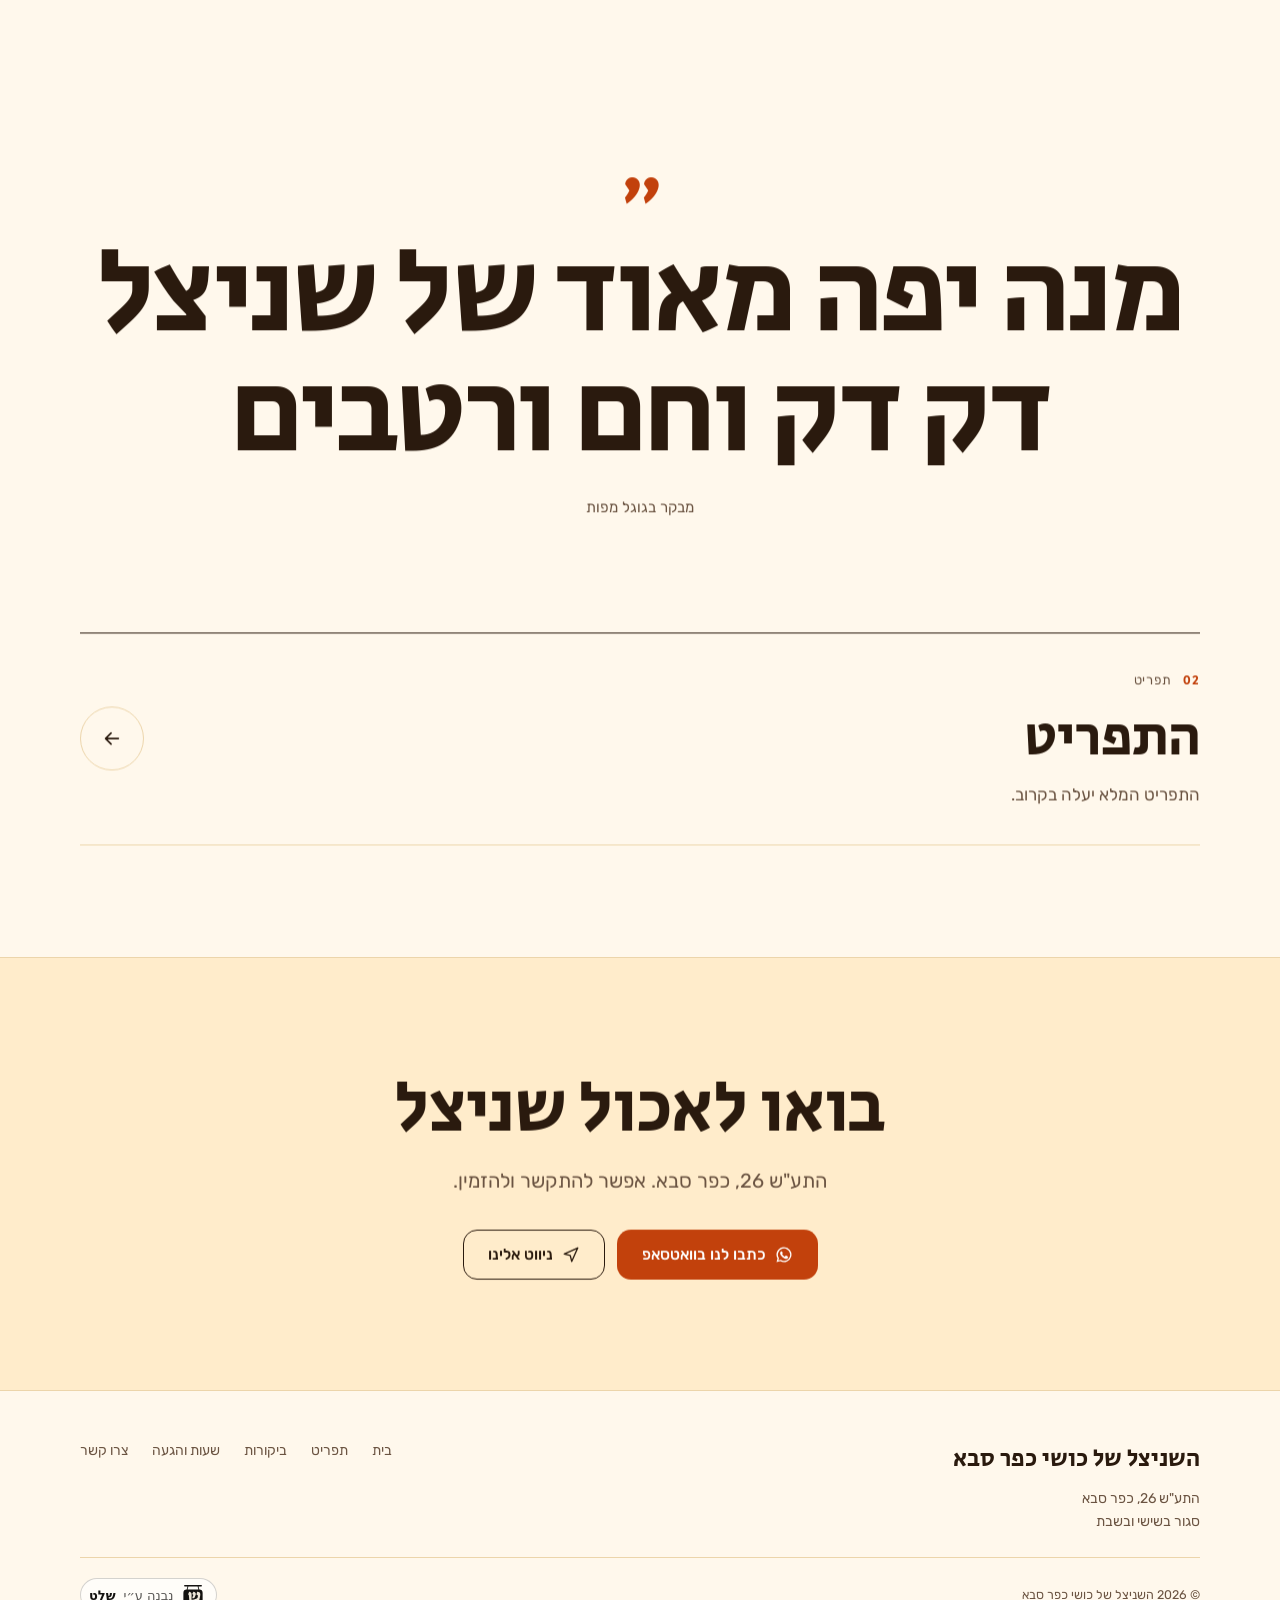
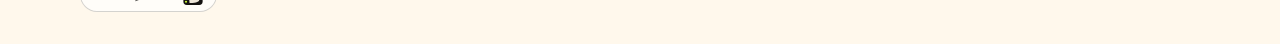
<file: shnitzel-kushi-ks/index.html>
<!DOCTYPE html>
<html lang="he" dir="rtl">
  <head>
    <meta charset="UTF-8" />
    <meta name="viewport" content="width=device-width, initial-scale=1, viewport-fit=cover" />
    <title>השניצל של כושי | שניצליה כשרה בכפר סבא</title>
    <meta name="description" content="שניצליה כשרה באזור התעשייה של כפר סבא, התע&quot;ש 26. שניצל דק וחם, סלטים ורטבים. פתוח א׳–ה׳. דירוג 4.4 מתוך 121 ביקורות." />
    <meta name="theme-color" content="#fff8ec" />
    <meta property="og:type" content="website" />
    <meta property="og:title" content="השניצל של כושי | שניצליה כשרה בכפר סבא" />
    <meta property="og:description" content="שניצליה כשרה באזור התעשייה של כפר סבא, התע&quot;ש 26. שניצל דק וחם, סלטים ורטבים. פתוח א׳–ה׳. דירוג 4.4 מתוך 121 ביקורות." />
    <meta property="og:locale" content="he_IL" />
    <link rel="preconnect" href="https://fonts.googleapis.com" />
    <link rel="preconnect" href="https://fonts.gstatic.com" crossorigin />
    <link href="https://fonts.googleapis.com/css2?family=Secular+One:wght@400;500;700;900&family=Rubik:wght@400;500;700;900&display=swap" rel="stylesheet" />
    <script type="application/ld+json">{"@context":"https://schema.org","@type":"LocalBusiness","name":"השניצל של כושי כפר סבא","address":{"@type":"PostalAddress","streetAddress":"התע\"ש 26","addressLocality":"כפר סבא","addressCountry":"IL"},"openingHoursSpecification":[{"@type":"OpeningHoursSpecification","dayOfWeek":"Sunday","opens":"10:00","closes":"18:00"},{"@type":"OpeningHoursSpecification","dayOfWeek":"Monday","opens":"10:00","closes":"18:00"},{"@type":"OpeningHoursSpecification","dayOfWeek":"Tuesday","opens":"10:00","closes":"18:00"},{"@type":"OpeningHoursSpecification","dayOfWeek":"Wednesday","opens":"10:00","closes":"18:00"},{"@type":"OpeningHoursSpecification","dayOfWeek":"Thursday","opens":"10:00","closes":"18:30"}],"geo":{"@type":"GeoCoordinates","latitude":32.1777087,"longitude":34.9280274},"aggregateRating":{"@type":"AggregateRating","ratingValue":"4.4","reviewCount":"121"},"telephone":"0502277997"}</script>
    <script type="module" crossorigin src="./assets/index-nkBCN5ew.js"></script>
    <link rel="stylesheet" crossorigin href="./assets/index-DY4qhh6_.css">
  </head>
  <body>
    <div id="root"></div>
  </body>
</html>
</file>
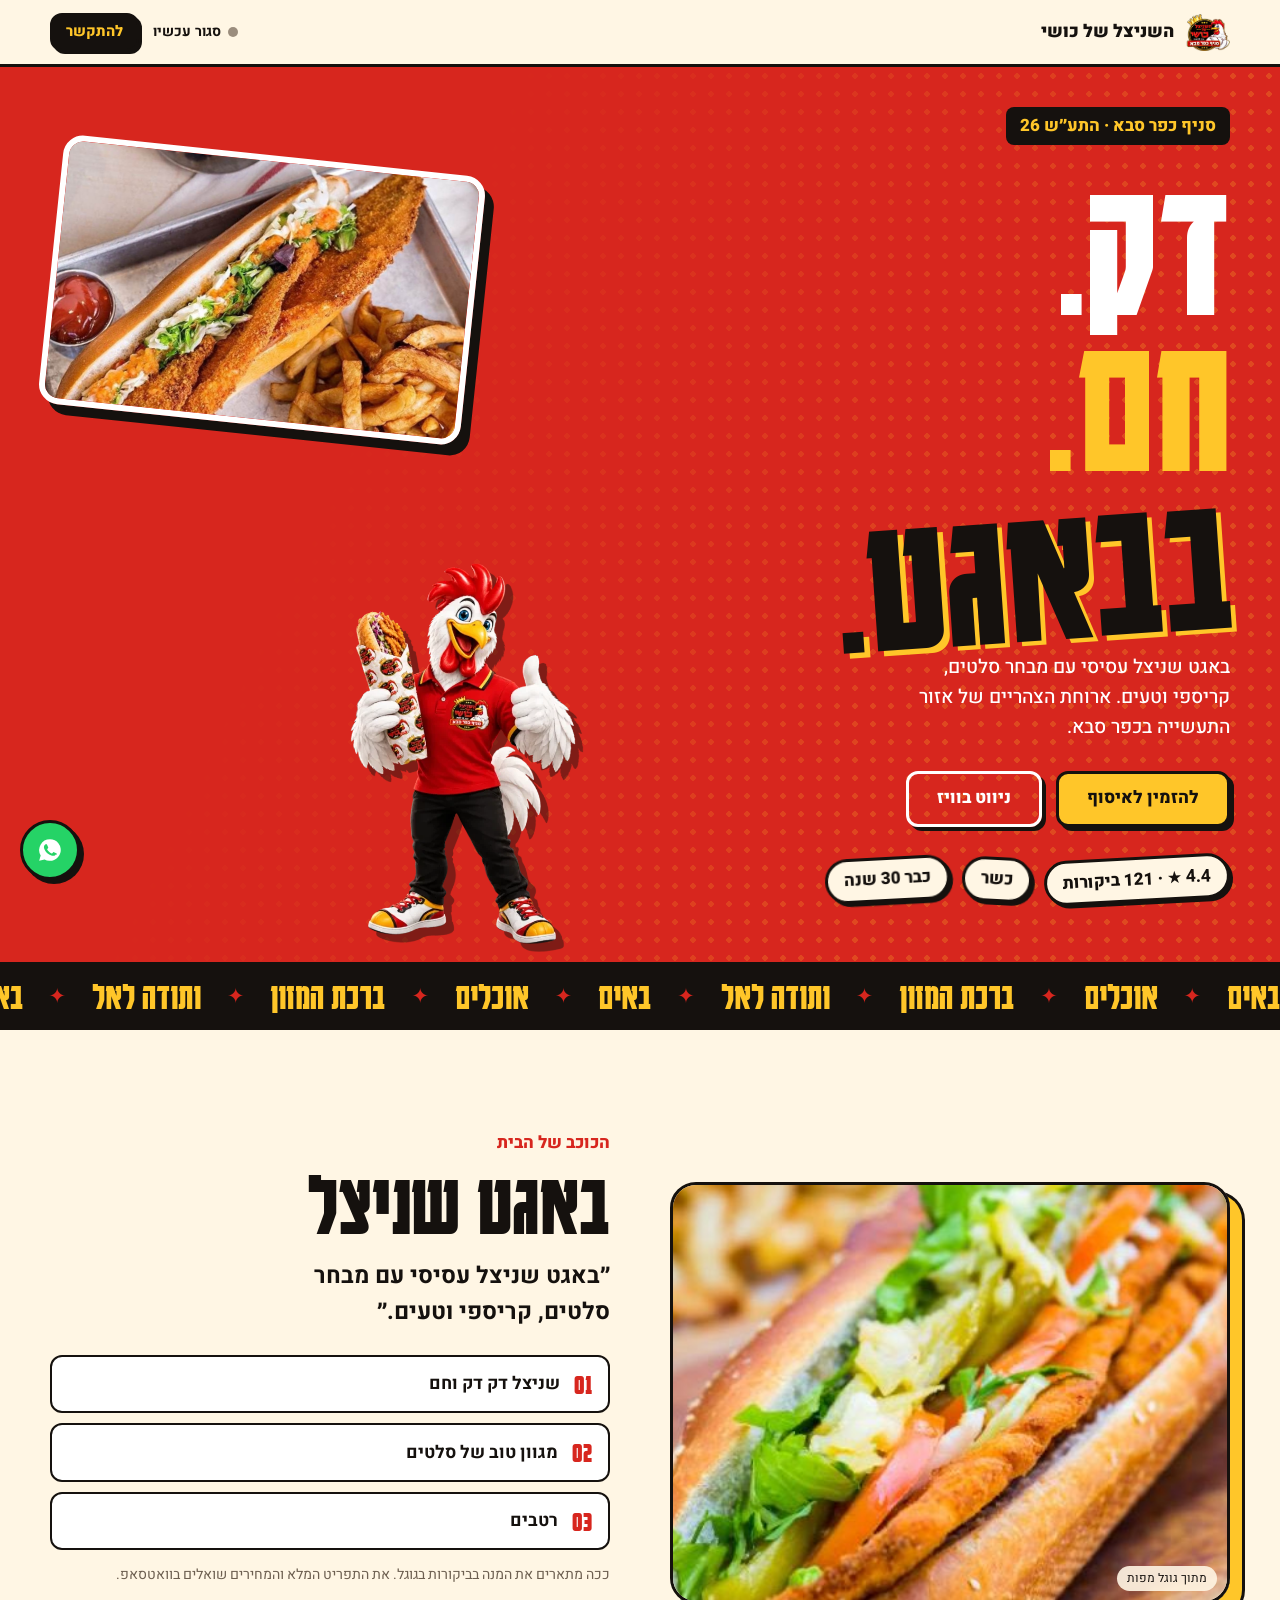
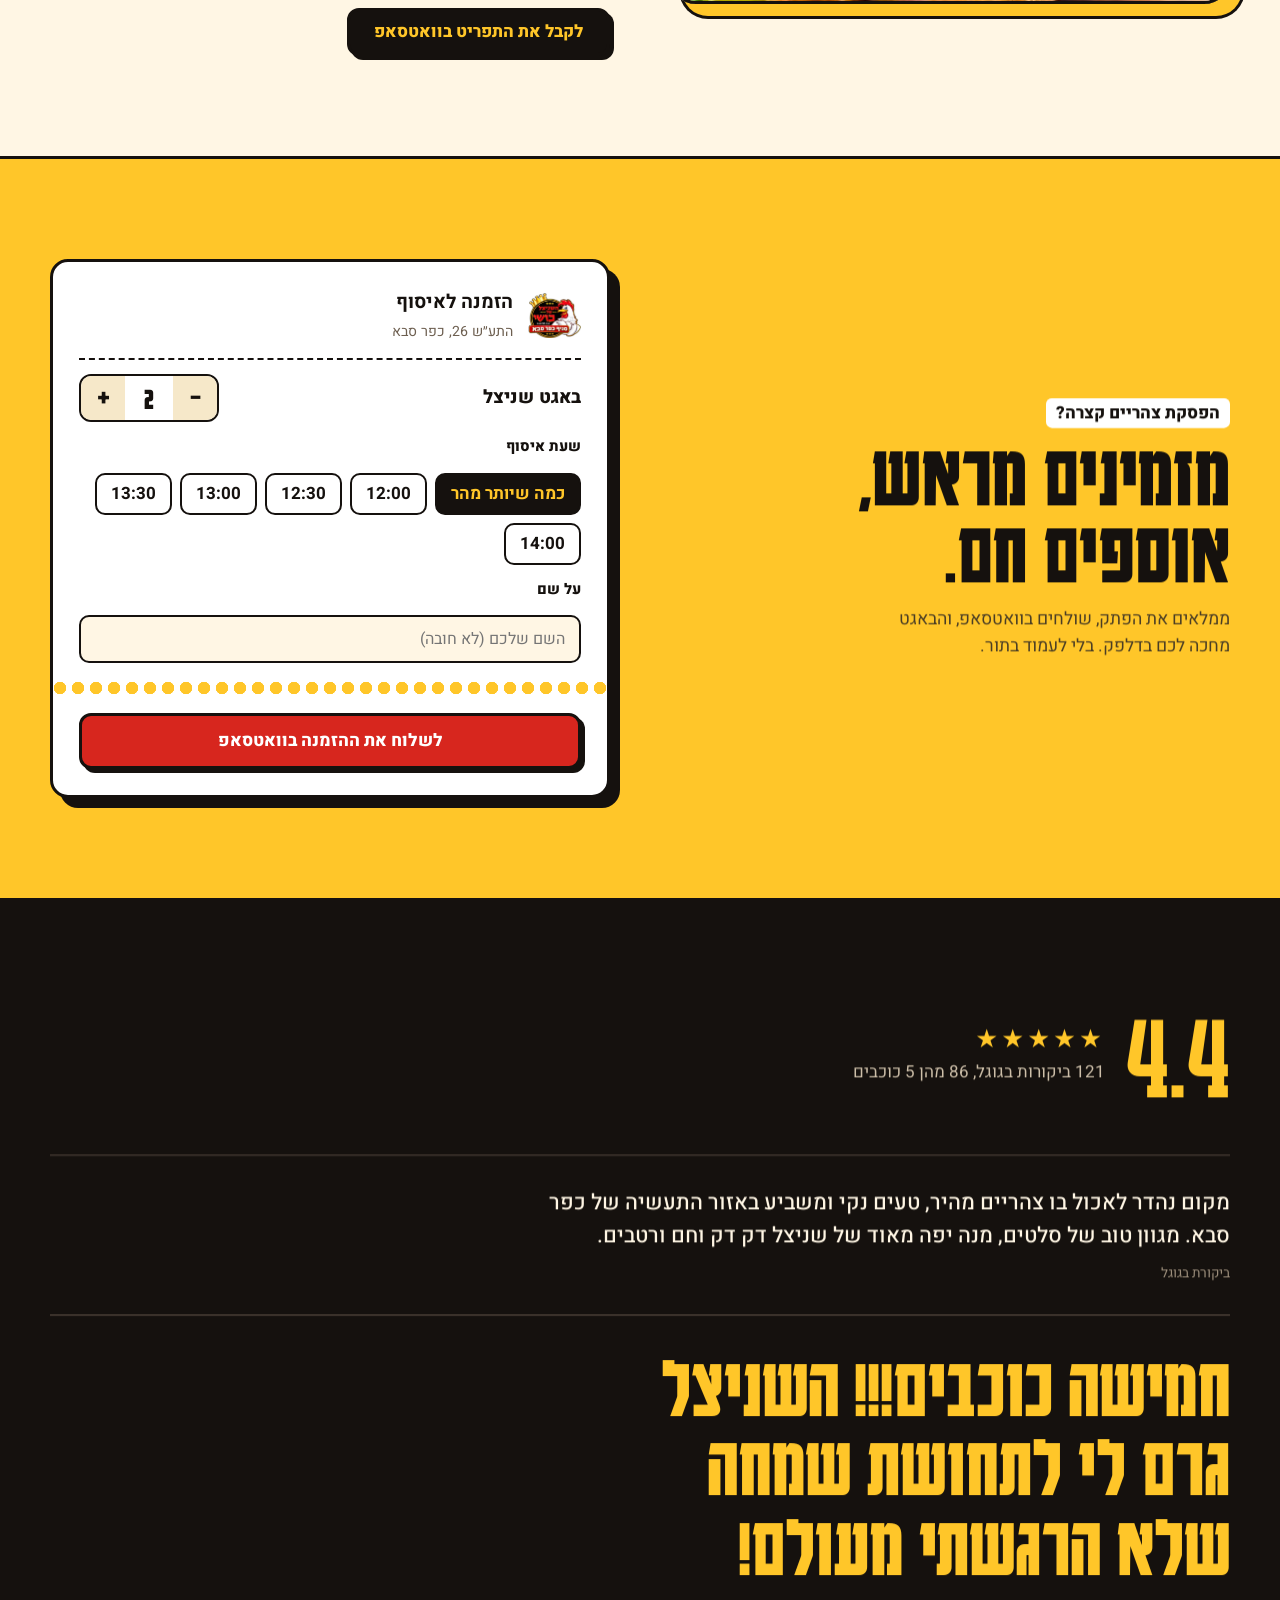
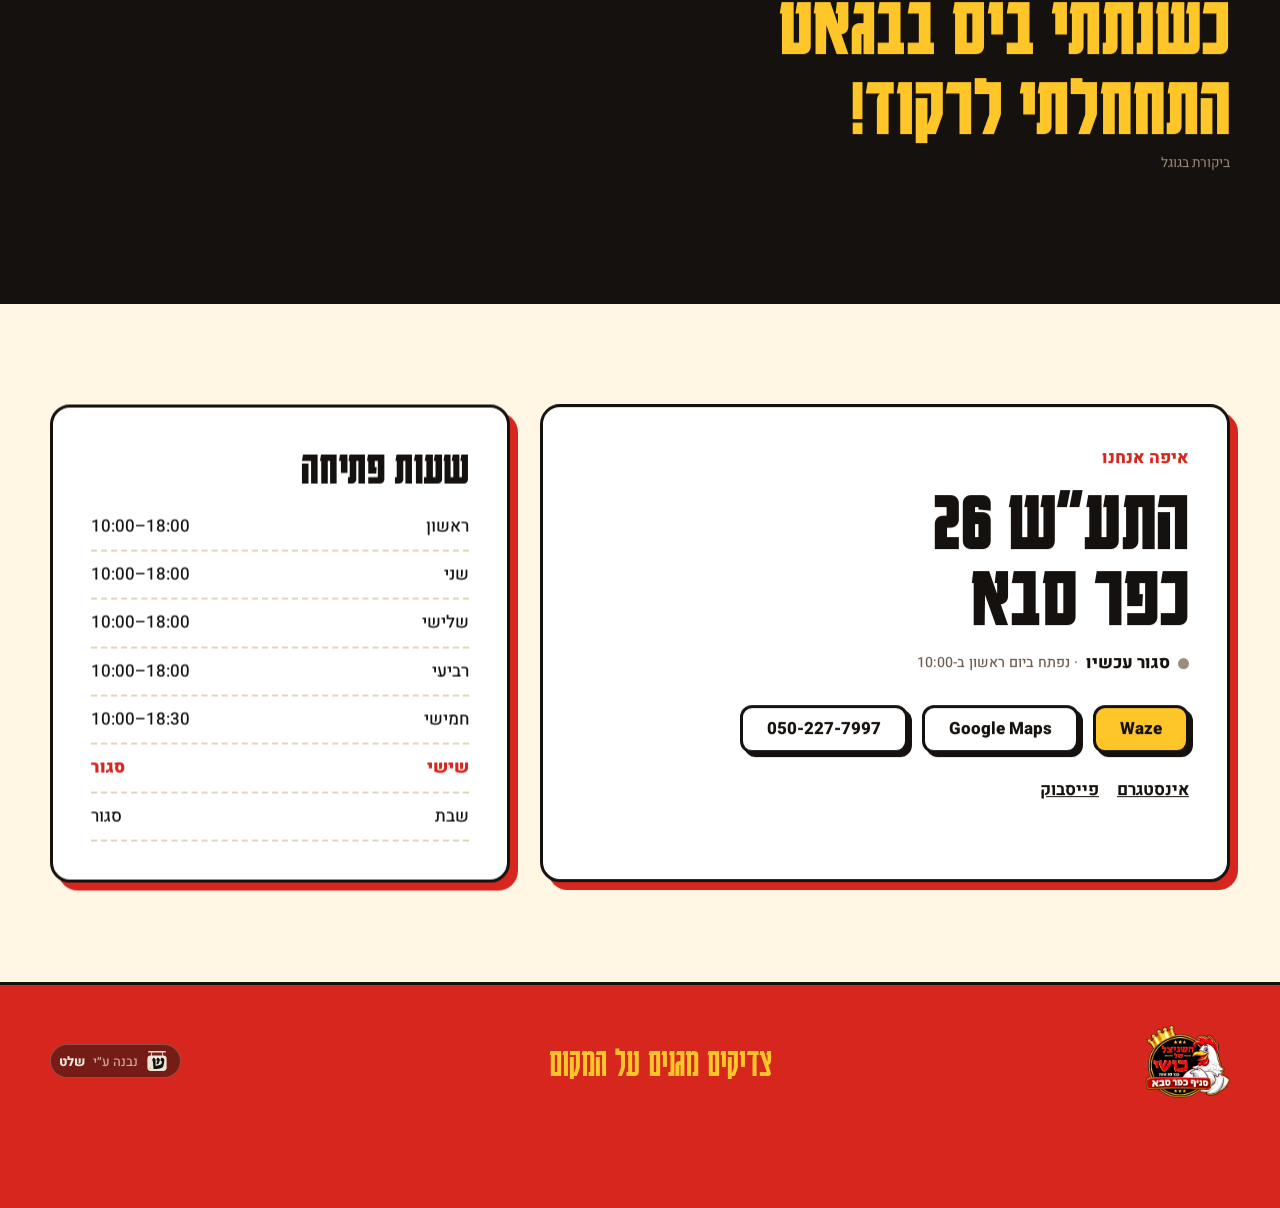
<file: shnitzel-kushi/index.html>
<!DOCTYPE html>
<html lang="he" dir="rtl">
  <head>
    <meta charset="UTF-8" />
    <meta name="viewport" content="width=device-width, initial-scale=1, viewport-fit=cover" />
    <title>השניצל של כושי | סניף כפר סבא, התע״ש 26</title>
    <meta name="description" content="השניצל של כושי, סניף כפר סבא: באגט שניצל דק וחם עם מבחר סלטים, באזור התעשייה. כשר. 4.4 בגוגל מתוך 121 ביקורות." />
    <meta name="theme-color" content="#d7261e" />
    <meta property="og:type" content="website" />
    <meta property="og:title" content="השניצל של כושי | סניף כפר סבא" />
    <meta property="og:description" content="באגט שניצל דק וחם עם מבחר סלטים. התע״ש 26, כפר סבא." />
    <meta property="og:image" content="baguette-fries.jpg" />
    <meta property="og:locale" content="he_IL" />
    <link rel="icon" href="logo.webp" />
    <link rel="preconnect" href="https://fonts.googleapis.com" />
    <link rel="preconnect" href="https://fonts.gstatic.com" crossorigin />
    <link href="https://fonts.googleapis.com/css2?family=Karantina:wght@400;700&family=Heebo:wght@400;500;700;800;900&display=swap" rel="stylesheet" />
    <script type="application/ld+json">{"@context":"https://schema.org","@type":"Restaurant","name":"השניצל של כושי - סניף כפר סבא","servesCuisine":"שניצל","telephone":"050-227-7997","address":{"@type":"PostalAddress","streetAddress":"התע״ש 26","addressLocality":"כפר סבא","addressCountry":"IL"},"aggregateRating":{"@type":"AggregateRating","ratingValue":"4.4","reviewCount":"121"},"openingHoursSpecification":[{"@type":"OpeningHoursSpecification","dayOfWeek":["Sunday","Monday","Tuesday","Wednesday"],"opens":"10:00","closes":"18:00"},{"@type":"OpeningHoursSpecification","dayOfWeek":"Thursday","opens":"10:00","closes":"18:30"}]}</script>
    <script type="module" crossorigin src="./assets/index-Bp1BRwpn.js"></script>
    <link rel="stylesheet" crossorigin href="./assets/index-BYT2RifV.css">
  </head>
  <body>
    <div id="root"></div>
  </body>
</html>
</file>
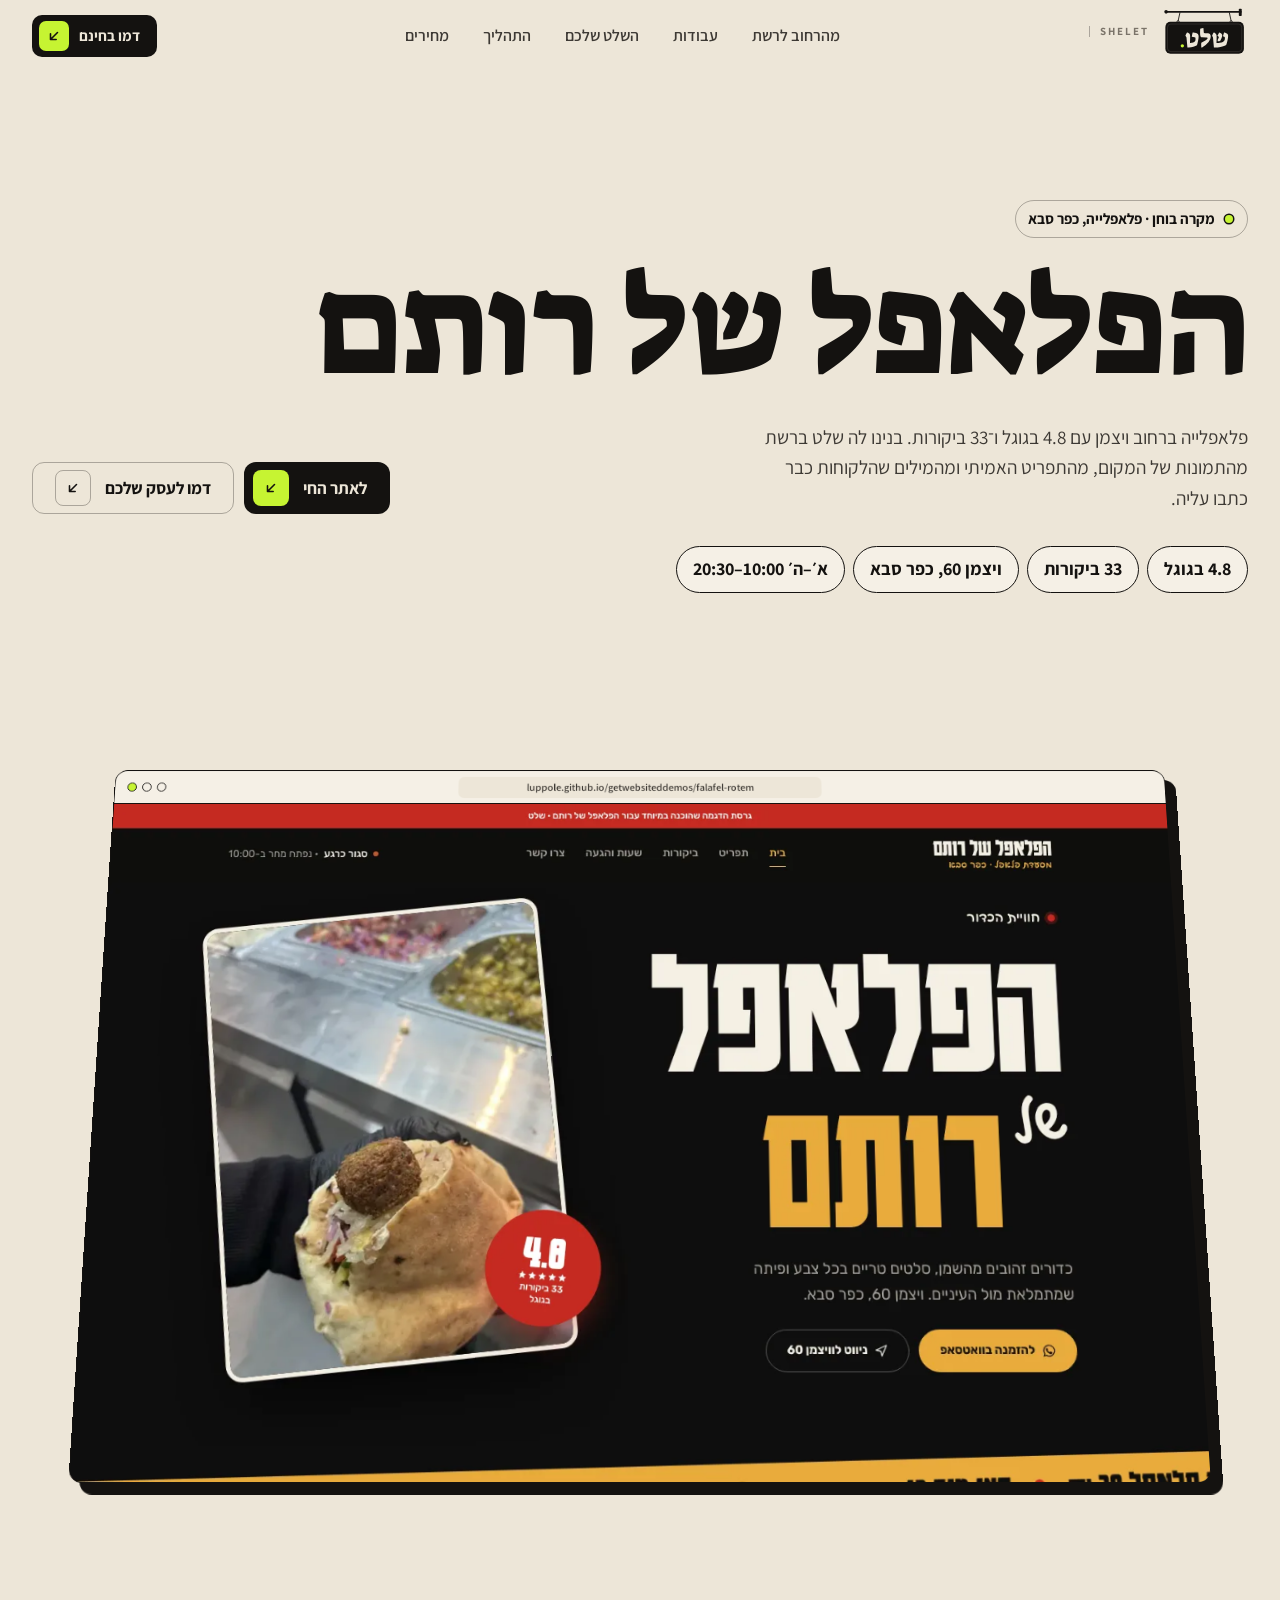
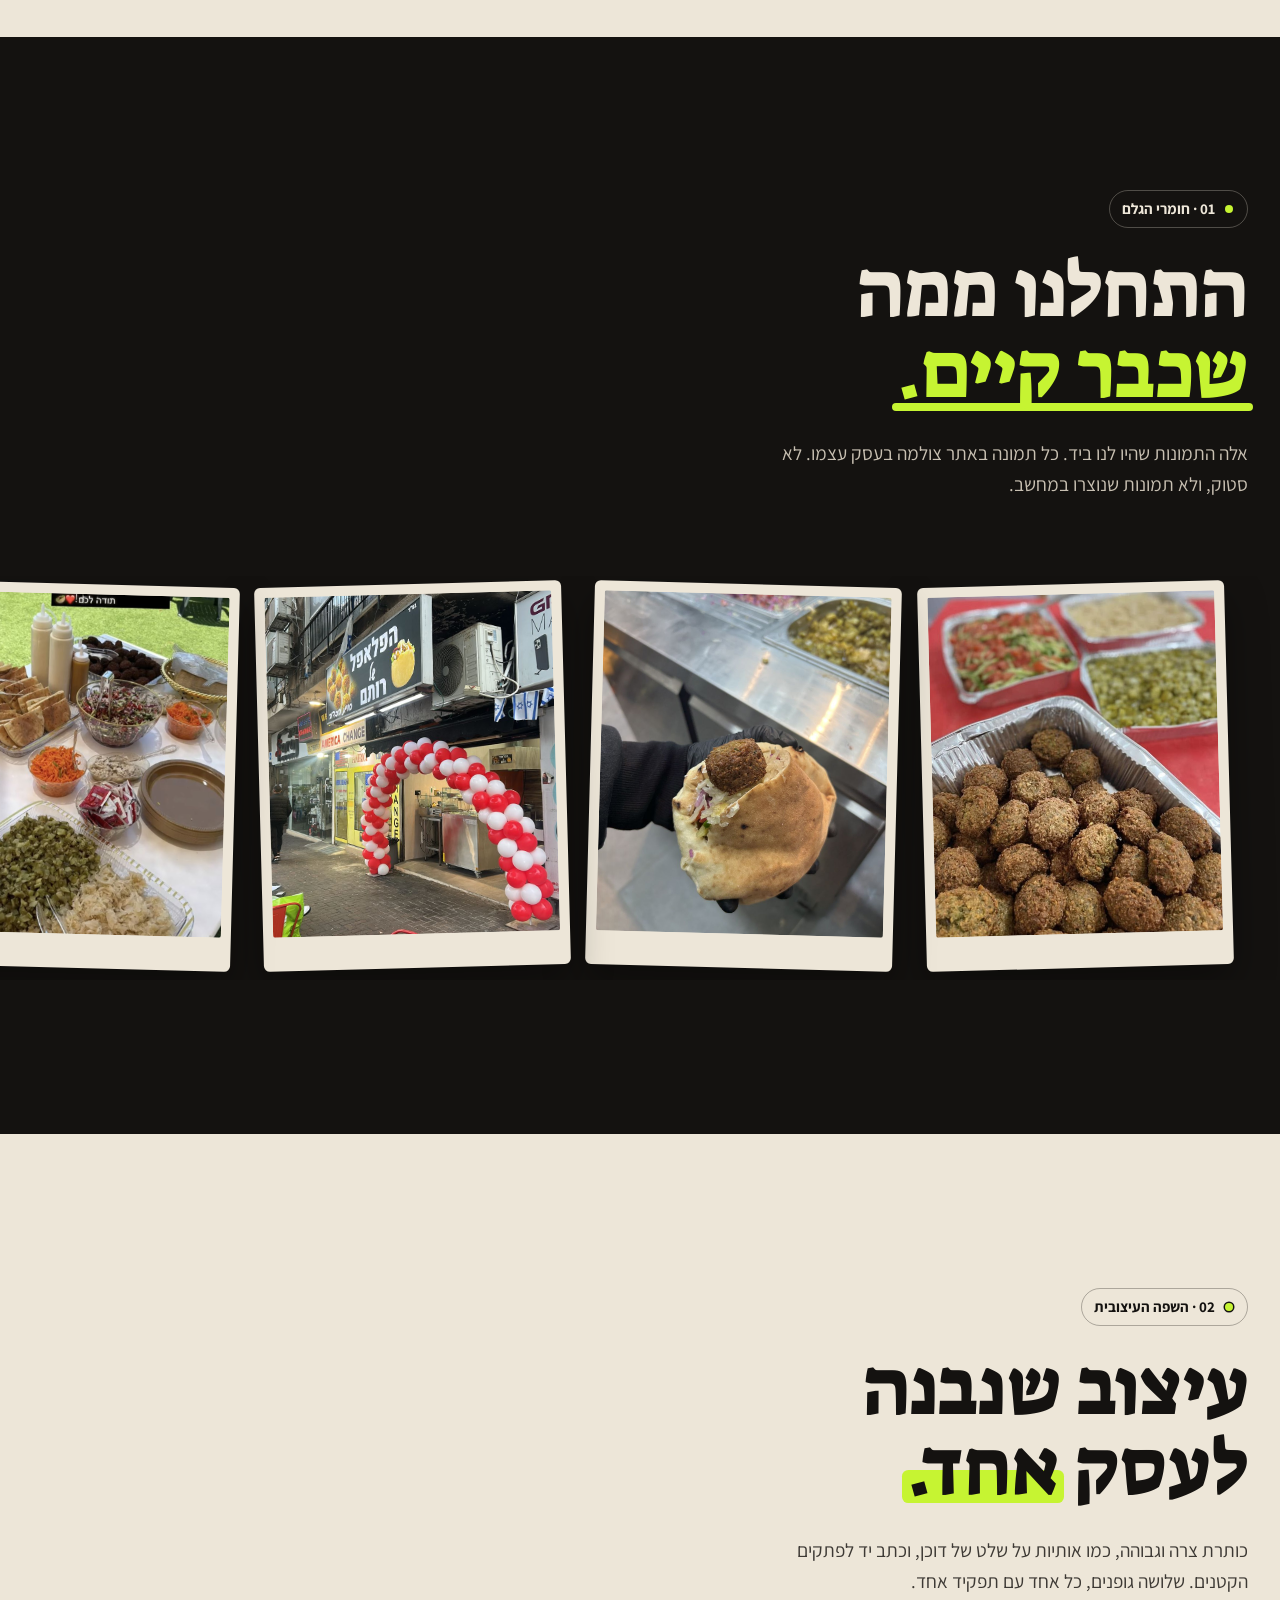
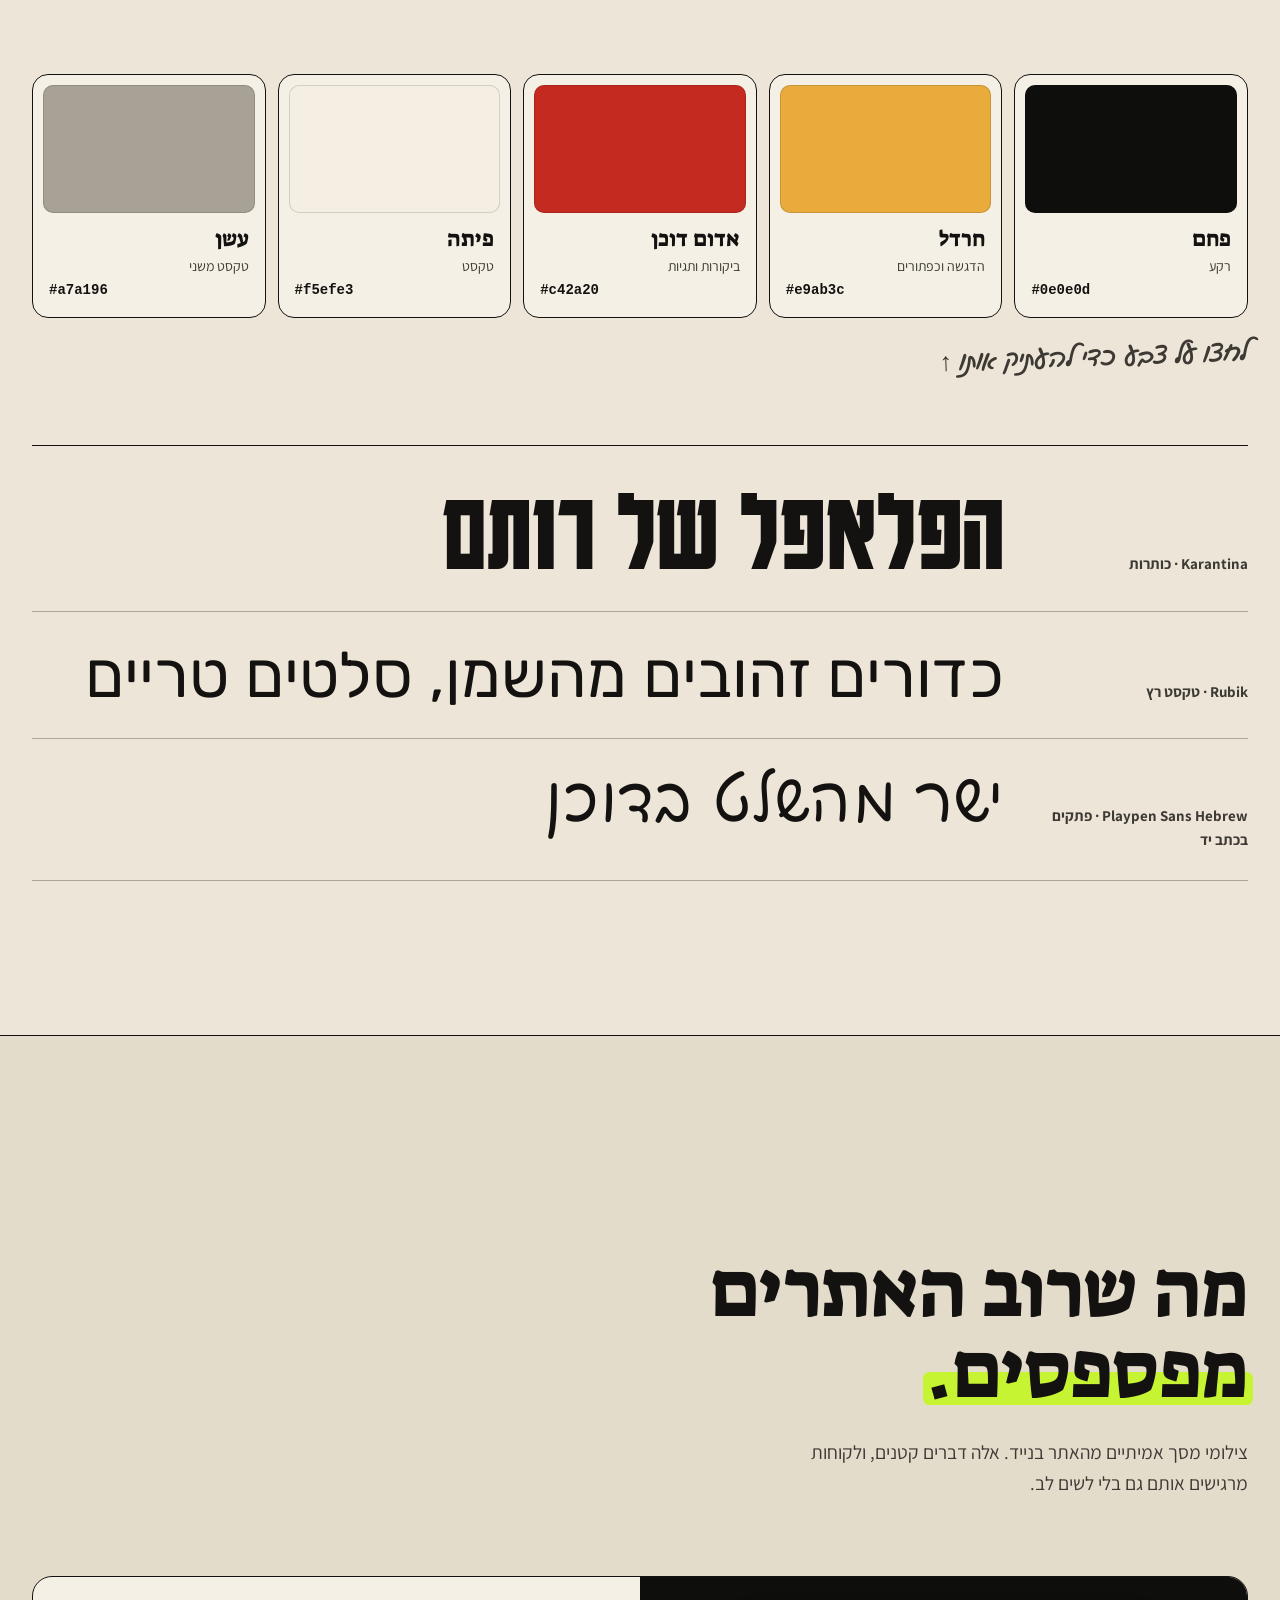
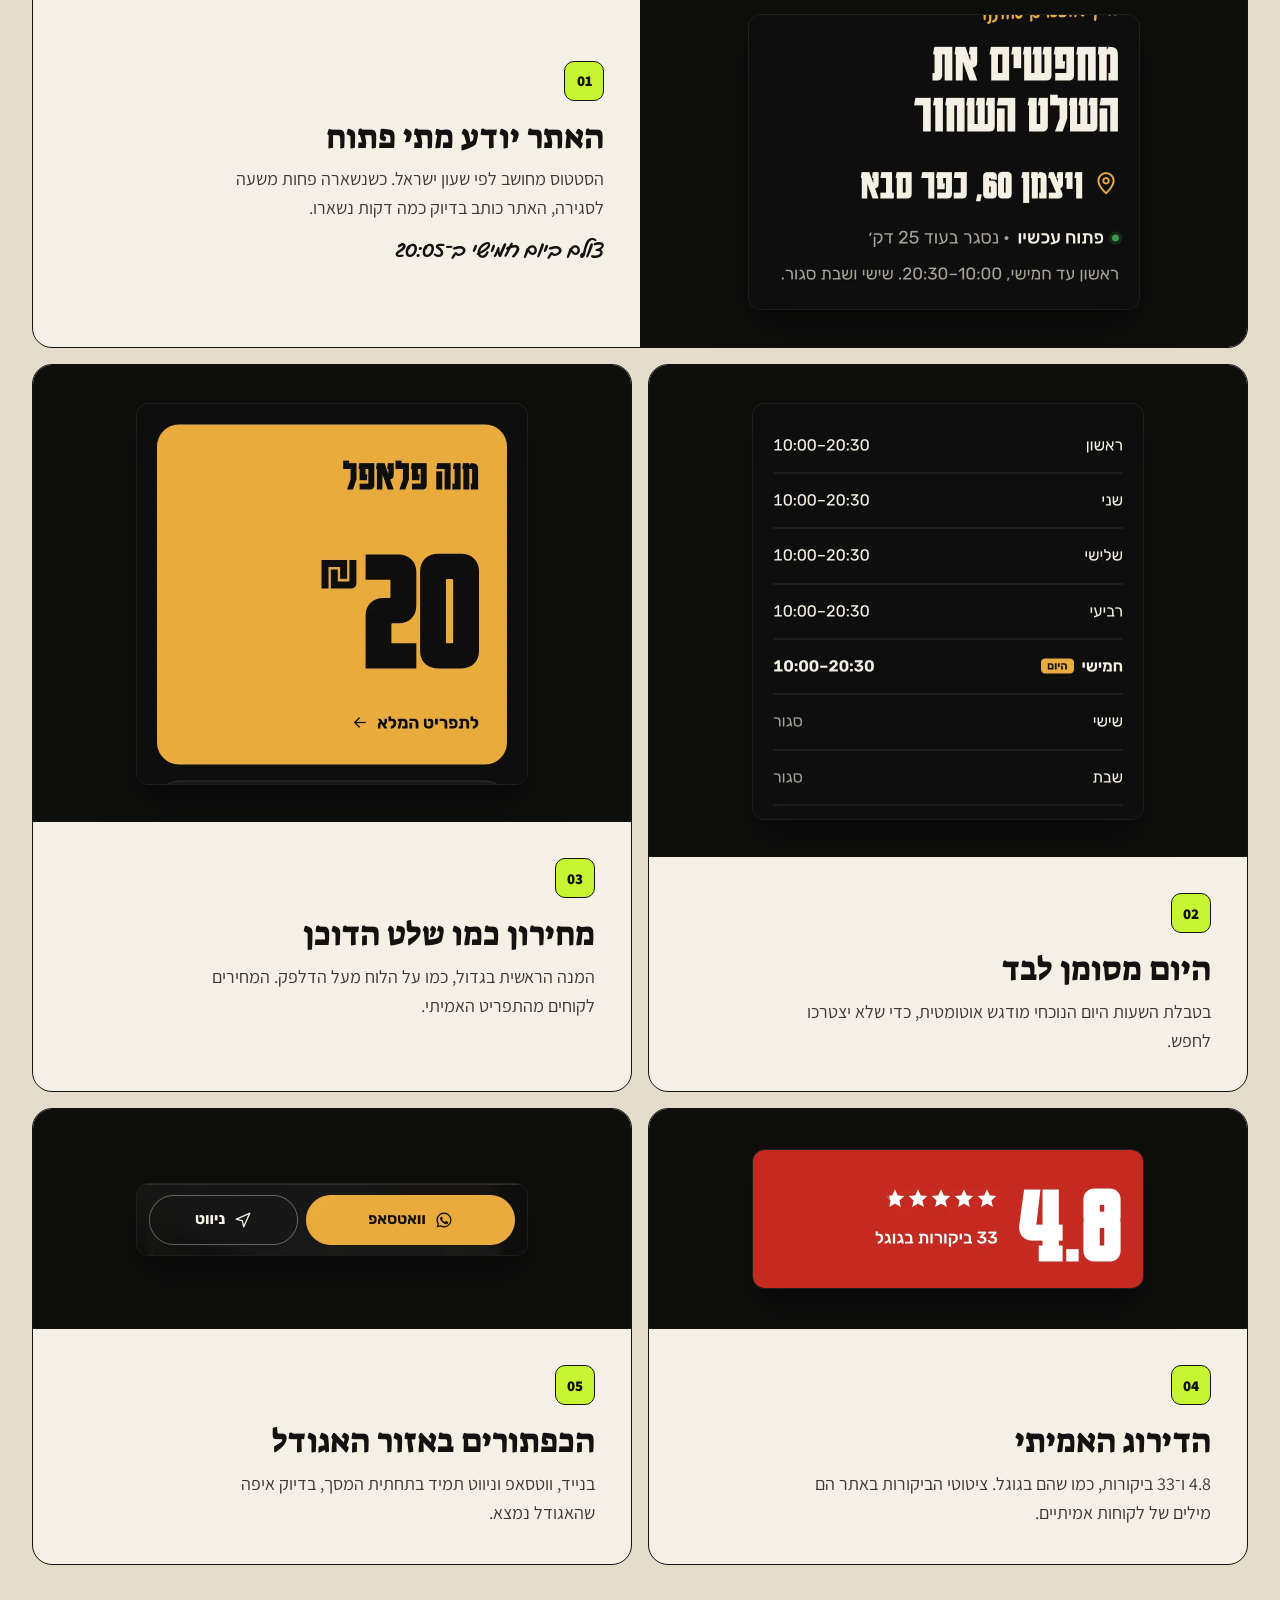
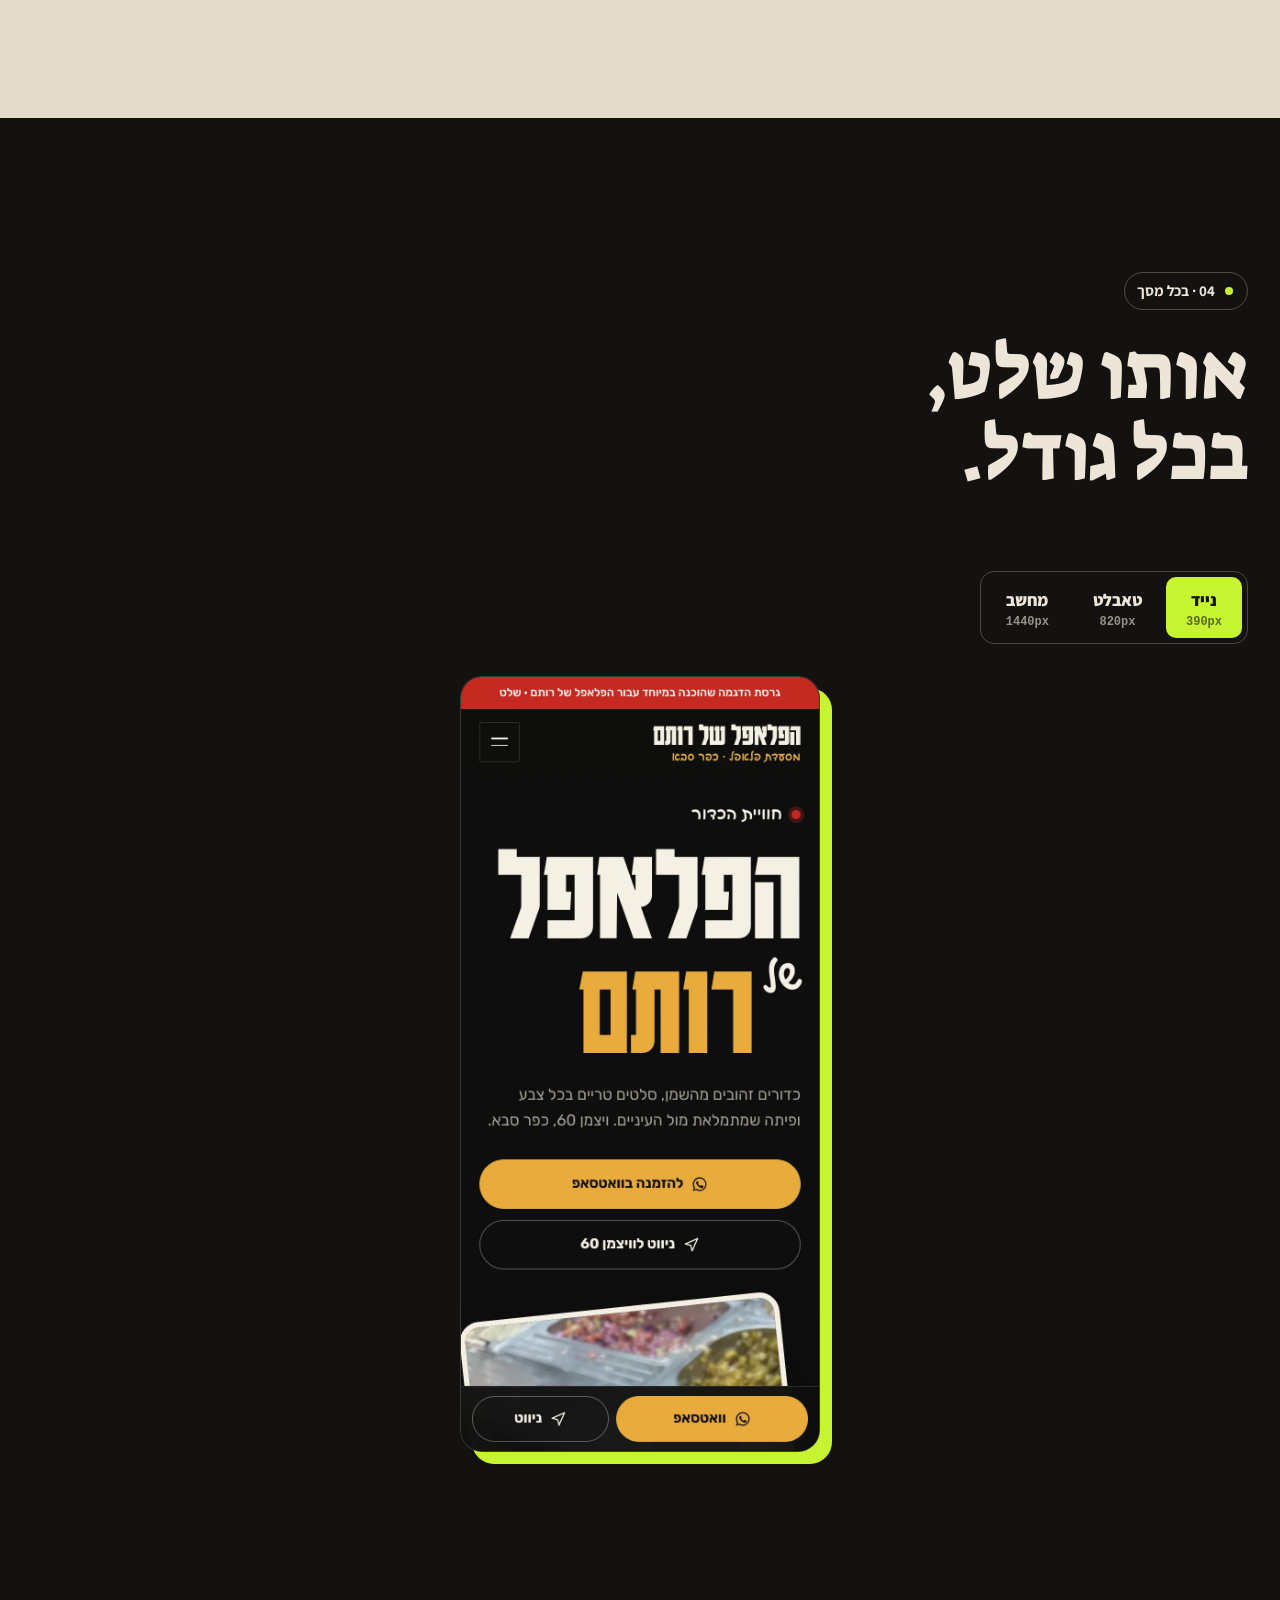
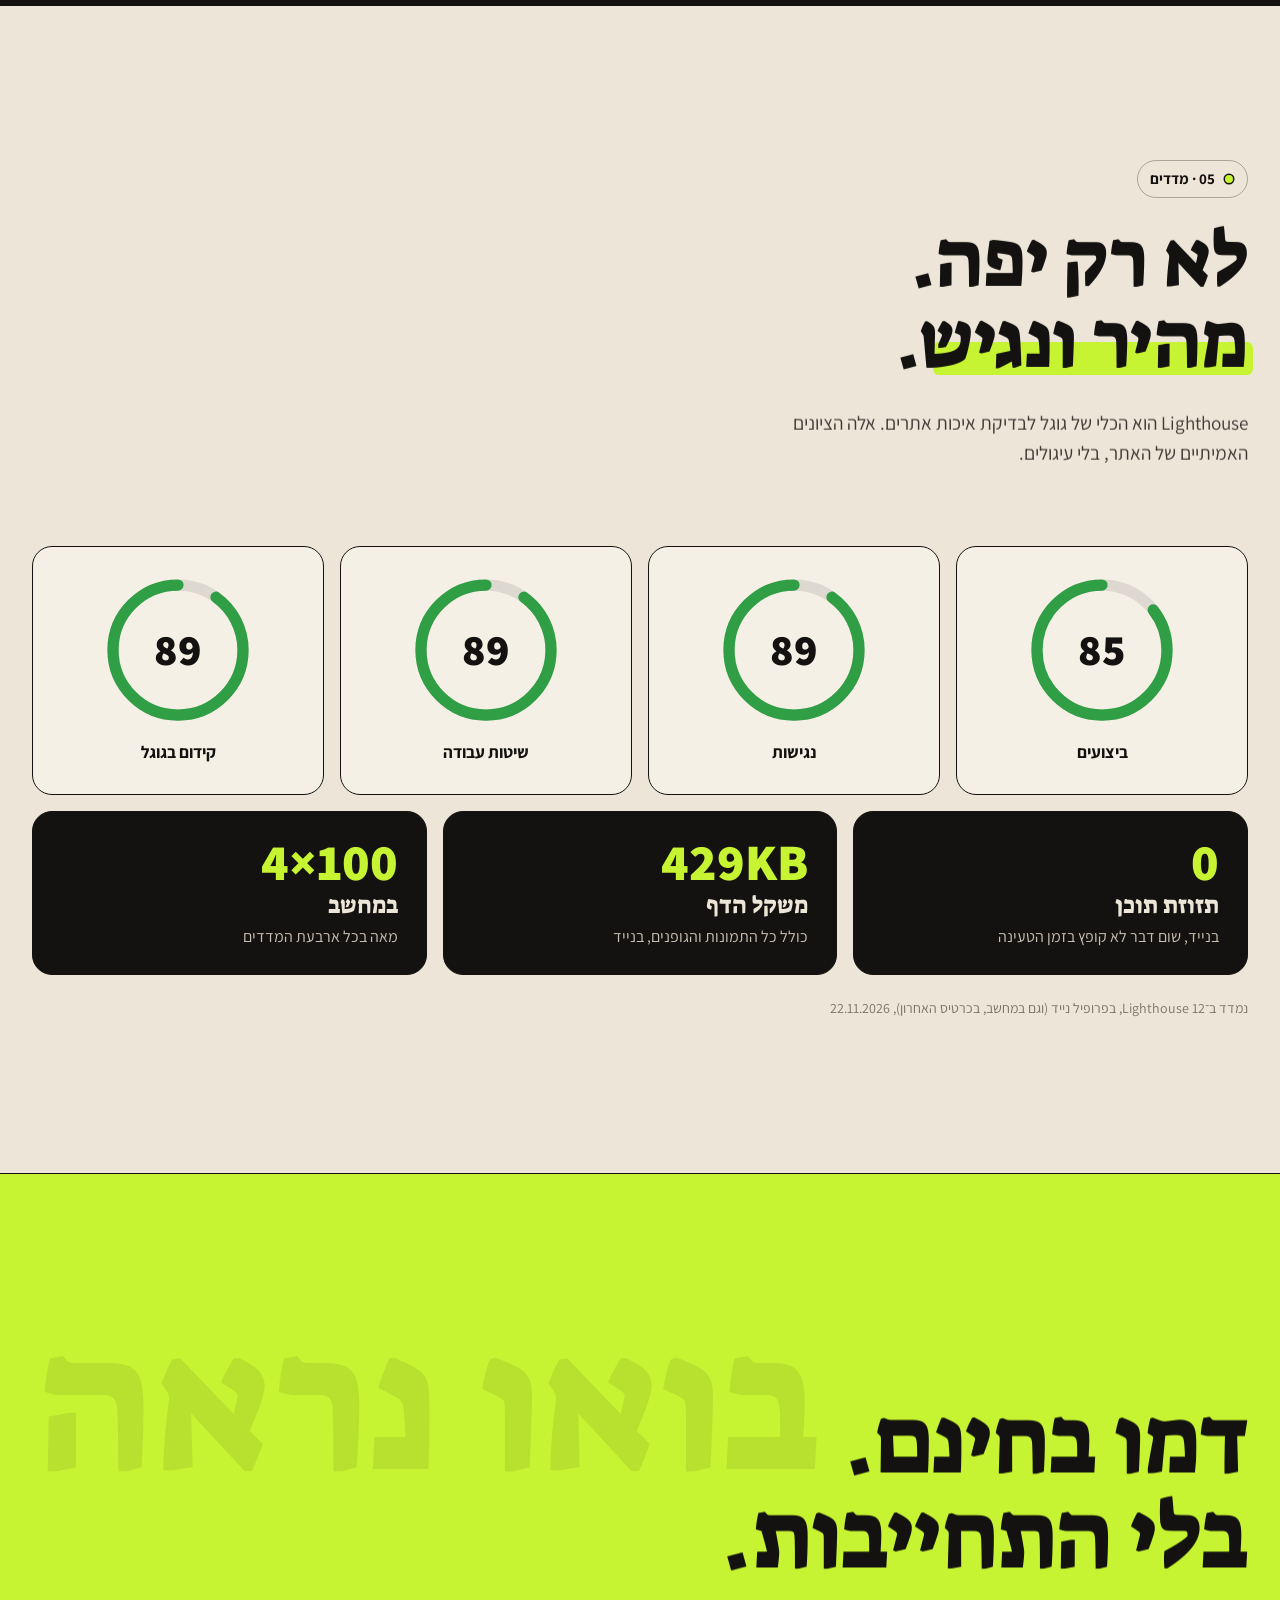
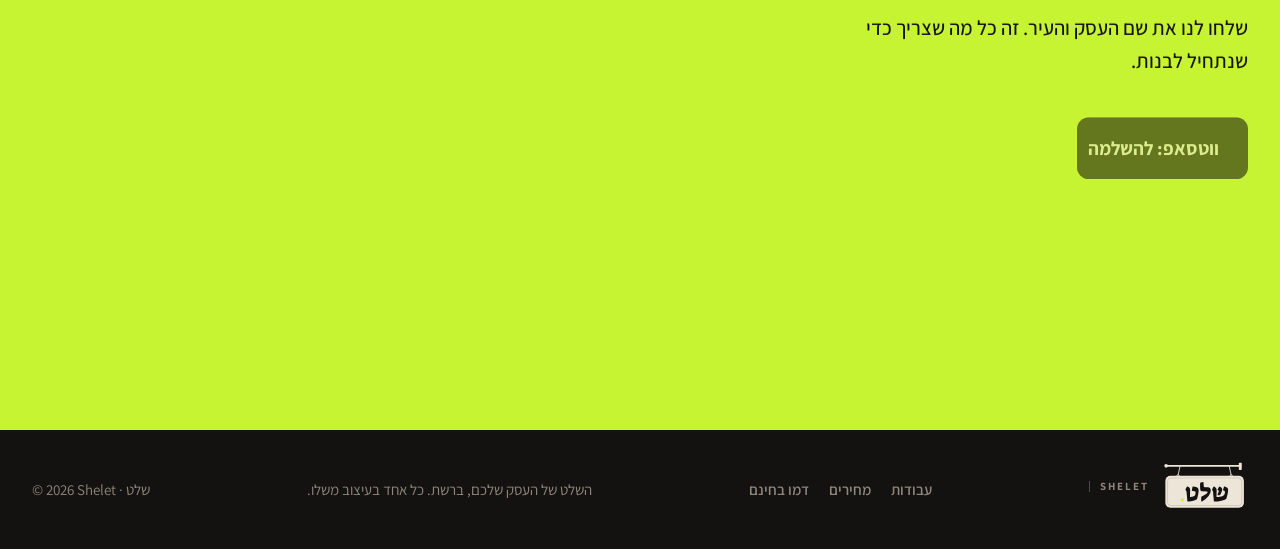
<file: projects/falafel-rotem/index.html>
<!DOCTYPE html>
<html lang="he" dir="rtl">
  <head>
    <meta charset="UTF-8" />
    <meta name="viewport" content="width=device-width, initial-scale=1, viewport-fit=cover" />
    <title>הפלאפל של רותם · מקרה בוחן · שלט Shelet</title>
    <meta name="description" content="איך בנינו את האתר של הפלאפל של רותם בכפר סבא: חומרי הגלם, השפה העיצובית, הפרטים הקטנים ומדדי האיכות." />
    <meta name="theme-color" content="#ede6d8" />
    <meta property="og:type" content="website" />
    <meta property="og:title" content="הפלאפל של רותם · מקרה בוחן · שלט" />
    <meta property="og:description" content="מחיר ברור על השלט. קודם דמו בחינם, משלמים רק אם אהבתם." />
    <meta property="og:locale" content="he_IL" />
    <meta property="og:image" content="https://luppole.github.io/getwebsiteddemos/work/falafel-rotem/desktop.jpg" />
    <link rel="icon" href="../../favicon.svg" type="image/svg+xml" />
    <link rel="preconnect" href="https://fonts.googleapis.com" />
    <link rel="preconnect" href="https://fonts.gstatic.com" crossorigin />
    <link href="https://fonts.googleapis.com/css2?family=Suez+One&family=Gveret+Levin&family=Karantina:wght@700&family=Rubik:wght@400;500&family=Playpen+Sans+Hebrew:wght@500&family=Assistant:wght@300;400;500;600;700;800&display=swap" rel="stylesheet" />
    <script type="module" crossorigin src="../../assets/case-falafel-rotem-BT3xT1Wh.js"></script>
    <link rel="modulepreload" crossorigin href="../../assets/styles-vmG3wgB1.js">
    <link rel="modulepreload" crossorigin href="../../assets/cases-d5KJP9vl.js">
    <link rel="stylesheet" crossorigin href="../../assets/styles-Byr3p6zA.css">
  </head>
  <body>
    <div id="root"></div>
  </body>
</html>
</file>
<file: assets/styles-Byr3p6zA.css>
:root{--bg: #ede6d8;--bg-2: #e4dccb;--card: #f5f0e6;--fg: #141210;--fg-2: #3d3934;--muted: #7a7369;--line: rgba(20, 18, 16, .13);--line-2: rgba(20, 18, 16, .3);--lime: #c6f432;--ink: #141210;--display: "Suez One", "Assistant", serif;--hand: "Gveret Levin", "Assistant", cursive;--sans: "Assistant", system-ui, sans-serif;--ease: cubic-bezier(.22, 1, .36, 1);--r: 14px;--logo-paper: #ede6d8}.dark{--bg: #141210;--bg-2: #1d1b18;--card: #1d1b18;--fg: #ede6d8;--fg-2: #c8c0b2;--muted: #8d867b;--line: rgba(237, 230, 216, .12);--line-2: rgba(237, 230, 216, .28);--logo-paper: #141210;background:var(--bg);color:var(--fg)}*,*:before,*:after{box-sizing:border-box}html{scroll-behavior:smooth;scroll-padding-top:84px;-webkit-text-size-adjust:100%;background:var(--bg)}@media(prefers-reduced-motion:reduce){html{scroll-behavior:auto}}body{margin:0;background:var(--bg);color:var(--fg);font:400 18px/1.6 var(--sans);-webkit-font-smoothing:antialiased;overflow-x:clip}img{display:block;max-width:100%}a{color:inherit}h1,h2,h3,p{margin:0}ul,ol{margin:0;padding:0;list-style:none}button{font:inherit;color:inherit}::selection{background:var(--lime);color:var(--ink)}:focus-visible{outline:2px solid var(--fg);outline-offset:3px;border-radius:6px}.skip{position:absolute;inset-inline-start:16px;top:-60px;z-index:100;background:var(--ink);color:var(--bg);padding:10px 16px;border-radius:8px;text-decoration:none}.skip:focus{top:16px}.wrap{width:min(1280px,100% - 64px);margin-inline:auto}@media(max-width:640px){.wrap{width:calc(100% - 40px)}}.mark{position:relative;display:inline-block;white-space:nowrap}.mark-bg{position:absolute;inset-inline:-.06em;bottom:.08em;height:.42em;background:var(--lime);transform-origin:right;border-radius:.08em;z-index:0}.mark-t{position:relative;z-index:1}.dark .mark-bg{height:.1em;bottom:.02em}.dark .mark-t{color:var(--lime)}.note{font:400 clamp(22px,2vw,28px)/1.25 var(--hand);color:var(--fg-2);transform-origin:right center}.logo{display:inline-flex;align-items:center;gap:12px;color:var(--fg)}.logo svg{display:block}.logo-latin{font:700 11px/1 var(--sans);letter-spacing:.18em;text-transform:uppercase;color:var(--muted);padding-inline-start:10px;border-inline-start:1.5px solid var(--line-2)}.b{--h: 52px;position:relative;display:inline-flex;align-items:center;gap:14px;height:var(--h);padding-inline:22px 8px;border-radius:12px;font:700 17px/1 var(--sans);text-decoration:none;white-space:nowrap;cursor:pointer;border:1.5px solid transparent;will-change:transform;transition:background-color .25s,color .25s,border-color .25s}.b-sm{--h: 42px;font-size:15px;padding-inline:16px 6px;gap:10px;border-radius:10px}.b-lg{--h: 62px;font-size:19px;padding-inline:28px 10px}.b-roll{position:relative;display:grid;overflow:hidden;height:1.2em;line-height:1.2}.b-t{grid-area:1 / 1;transition:transform .45s var(--ease)}.b-t+.b-t{transform:translateY(110%)}.b:hover .b-t:first-child{transform:translateY(-110%)}.b:hover .b-t+.b-t{transform:translateY(0)}.b-ico{display:grid;place-items:center;width:calc(var(--h) - 16px);height:calc(var(--h) - 16px);border-radius:8px;transition:transform .45s var(--ease),background-color .25s,color .25s}.b-sm .b-ico{width:calc(var(--h) - 12px);height:calc(var(--h) - 12px);border-radius:7px}.b:hover .b-ico{transform:rotate(-45deg)}.b-ink{background:var(--ink);color:#ede6d8}.b-ink .b-ico,.dark .b-ink{background:var(--lime);color:var(--ink)}.dark .b-ink .b-ico{background:var(--ink);color:var(--lime)}.b-lime{background:var(--lime);color:var(--ink)}.b-lime .b-ico{background:var(--ink);color:var(--lime)}.b-ghost{border-color:var(--line-2);color:var(--fg);padding-inline:22px}.b-ghost:hover{border-color:var(--fg)}.b-ghost .b-ico{border:1.5px solid var(--line-2)}.b.is-disabled{opacity:.55;cursor:not-allowed}.b.is-disabled:hover .b-t:first-child{transform:none}.link-arrow{display:inline-flex;gap:8px;align-items:center;font-weight:700;text-decoration:none;background:linear-gradient(var(--lime),var(--lime)) no-repeat right bottom / 100% .3em;padding-inline:2px;transition:background-size .3s var(--ease)}.link-arrow:hover{background-size:100% 100%}.header{position:fixed;inset-inline:0;top:0;z-index:50;transition:background-color .3s,border-color .3s;border-bottom:1px solid transparent}.header.is-solid{background:#ede6d8f0;border-bottom-color:var(--line)}.header-row{display:flex;align-items:center;justify-content:space-between;gap:24px;height:72px}.header-logo{text-decoration:none}.header-nav{display:flex;gap:6px;font-size:16px;font-weight:600}.header-nav a{text-decoration:none;color:var(--fg-2);padding:8px 14px;border-radius:999px;transition:background-color .2s,color .2s}.header-nav a:hover{background:var(--ink);color:var(--lime)}.header-progress{position:absolute;inset-inline:0;bottom:-1px;height:3px;background:var(--lime);transform-origin:right}@media(max-width:860px){.header-nav{display:none}}.section{padding-block:clamp(96px,12vw,168px)}.section-head{max-width:960px;margin-bottom:clamp(48px,6vw,80px)}.eyebrow{display:inline-flex;align-items:center;gap:10px;font-size:15px;font-weight:700;color:var(--fg);margin-bottom:22px;padding:6px 14px 6px 12px;border:1.5px solid var(--line-2);border-radius:999px}.eyebrow:before{content:"";width:8px;height:8px;border-radius:50%;background:var(--lime);box-shadow:0 0 0 1.5px var(--ink)}.section-title{font:400 clamp(46px,6.2vw,96px)/1.02 var(--display);letter-spacing:-.01em;text-wrap:balance}.section-lede{margin-top:26px;font-size:clamp(18px,1.5vw,21px);color:var(--fg-2);max-width:54ch}.hero{padding-top:clamp(124px,13vw,168px);overflow:clip}.hero-kicker{display:inline-flex;align-items:center;gap:10px;font-size:15px;font-weight:700;margin-bottom:clamp(20px,2.4vw,32px);padding:6px 14px 6px 12px;border:1.5px solid var(--line-2);border-radius:999px}.dot{display:inline-block;width:8px;height:8px;border-radius:50%;background:var(--lime);box-shadow:0 0 0 1.5px var(--ink);flex:none}.hero-title{font:400 clamp(56px,9.4vw,152px)/1 var(--display);letter-spacing:-.02em;display:flex;flex-direction:column}.hero-line{display:flex;gap:.22em;flex-wrap:wrap}.word-mask{display:inline-block;overflow:hidden;padding-block:.02em .14em;margin-bottom:-.1em}.word{display:inline-block;transform-origin:right bottom}.hero-foot{display:grid;grid-template-columns:1fr auto;gap:32px 64px;align-items:end;margin-top:clamp(32px,4vw,56px)}.hero-lede{font-size:clamp(19px,1.6vw,23px);color:var(--fg-2);max-width:48ch}.hero-cta{display:flex;gap:12px;flex-wrap:wrap}.hero-stage{position:relative;margin-top:clamp(72px,9vw,120px);padding-bottom:clamp(80px,10vw,140px);perspective:1600px}.hero-stage-inner{transform-origin:50% 0%;will-change:transform}.hero-note{max-width:34ch;margin:0 0 22px auto;text-align:end}@media(max-width:900px){.hero-foot{grid-template-columns:1fr}.hero-stage{margin-top:56px}}.browser{border-radius:var(--r);overflow:hidden;background:#0e0e0d;border:1.5px solid var(--ink);box-shadow:12px 12px 0 var(--ink)}.dark .browser{border-color:var(--line-2);box-shadow:12px 12px 0 var(--lime)}.browser-bar{display:flex;align-items:center;gap:12px;height:40px;padding:0 14px;background:var(--card);border-bottom:1.5px solid var(--ink)}.dark .browser-bar{border-bottom-color:var(--line-2)}.dots{display:inline-flex;gap:6px}.dots i{width:11px;height:11px;border-radius:50%;border:1.5px solid var(--fg)}.dots i:first-child{background:var(--lime)}.dots-ghost{visibility:hidden}.browser-url{flex:1;max-width:420px;margin-inline:auto;text-align:center;font:600 12px/26px var(--sans);color:var(--fg-2);background:var(--bg);border-radius:7px;overflow:hidden;text-overflow:ellipsis;white-space:nowrap;padding:0 10px}.browser-body img{width:100%}.phone{border-radius:40px;padding:9px;background:var(--ink);border:1.5px solid var(--ink);box-shadow:10px 10px 0 var(--lime)}.phone-screen{border-radius:31px;overflow:hidden;aspect-ratio:390 / 844;background:#0e0e0d;position:relative}.phone-screen>img{width:100%;height:100%;object-fit:cover;object-position:top}.phone-screen .live{position:absolute;top:0;right:0;bottom:0;left:0;aspect-ratio:auto!important}.live{position:relative;overflow:hidden;background:#0e0e0d}.live-poster{position:absolute;top:0;right:0;bottom:0;left:0;width:100%;height:100%;object-fit:cover;object-position:top;transition:opacity .4s;pointer-events:none}.live iframe{position:absolute;top:0;left:0;border:0;transform-origin:0 0;transition:opacity .4s;background:#0e0e0d}.story{position:relative;height:340vh}.story-sticky{position:sticky;top:0;height:100vh;height:100svh;display:flex;align-items:center;overflow:hidden}.story-grid{display:grid;grid-template-columns:.9fr 1.1fr;gap:48px;align-items:center;height:100%;padding-top:72px}.story-caps{position:relative;min-height:320px}.story-cap{position:absolute;top:0;right:0;bottom:0;left:0}.story-cap.is-static{position:static;margin-bottom:40px}.story-k{display:inline-block;font:800 15px/1 var(--sans);letter-spacing:.08em;color:var(--lime);margin-bottom:18px}.story-cap h2,.story-cap h3{font:400 clamp(44px,5.4vw,86px)/1.02 var(--display);margin-bottom:20px;letter-spacing:-.01em}.story-cap p{font-size:clamp(18px,1.4vw,21px);color:var(--fg-2);max-width:42ch}.story-bar{height:3px;background:var(--line);margin-top:32px;max-width:360px;border-radius:2px;overflow:hidden}.story-bar span{display:block;height:100%;background:var(--lime);transform-origin:right}.story-note{margin-top:16px;font-size:14px;color:var(--muted)}.story-stage{position:relative;height:min(78vh,720px)}.piece{position:absolute;top:50%;left:50%;translate:-50% -50%;will-change:transform,opacity}.piece-photo img{border-radius:10px;border:5px solid #ede6d8;aspect-ratio:3 / 4;object-fit:cover;box-shadow:8px 8px #00000080}.piece-chip span{display:inline-block;white-space:nowrap;padding:10px 18px;border-radius:999px;background:var(--lime);color:var(--ink);font-weight:800;font-size:clamp(14px,1.2vw,17px);border:1.5px solid var(--ink)}.story-phone{position:absolute;top:50%;left:50%;translate:-50% -50%;width:min(300px,46%)}.story-static-grid{display:grid;grid-template-columns:1fr 320px;gap:64px;align-items:center}@media(max-width:900px){.story{height:300vh}.story-grid{grid-template-columns:1fr;grid-template-rows:auto 1fr;gap:8px;padding-top:88px;padding-bottom:24px;align-content:start}.story-caps{min-height:220px}.story-cap h2{font-size:38px;margin-bottom:10px}.story-cap p{font-size:16px}.story-bar,.story-note{display:none}.story-stage{height:58vh;height:58svh}.story-phone{width:min(230px,56%)}.story-static-grid{grid-template-columns:1fr}}@media(max-width:600px){.piece-chip span{font-size:12px;padding:7px 12px}}.case{border-top:1.5px solid var(--ink);padding-top:32px}.case-head{display:grid;grid-template-columns:auto 1fr auto;align-items:baseline;gap:24px;margin-bottom:40px}.case-index{font:800 15px/1 var(--sans);letter-spacing:.08em;color:var(--fg-2)}.case-name{font:400 clamp(40px,4.8vw,72px)/1.05 var(--display)}.case-meta{color:var(--muted);font-size:16px;font-weight:600}.case-body{display:grid;grid-template-columns:minmax(260px,.7fr) 1.8fr;gap:clamp(32px,5vw,72px);align-items:start}.case-info{position:sticky;top:104px}.case-idea{font-size:20px;color:var(--fg-2);margin-bottom:28px}.case-facts{display:grid;grid-template-columns:1fr 1fr;gap:8px;margin-bottom:28px}.case-facts li{background:var(--card);border:1.5px solid var(--ink);border-radius:10px;padding:12px 14px;font-weight:700;font-size:15px}.case-label{font:400 22px/1 var(--hand);color:var(--fg-2);margin-bottom:12px}.tags{display:flex;flex-wrap:wrap;gap:8px;margin-bottom:32px}.tags li{font-size:15px;font-weight:600;padding:6px 14px;border:1.5px solid var(--line-2);border-radius:999px}.case-toolbar{display:flex;justify-content:space-between;align-items:center;gap:16px;margin-bottom:20px;flex-wrap:wrap}.case-note{font-size:26px}.case-mobile{display:flex;justify-content:center}.case-mobile .phone{width:min(360px,82%)}.toggle{display:inline-flex;padding:4px;border-radius:12px;background:var(--card);border:1.5px solid var(--ink)}.toggle button{position:relative;border:0;background:none;padding:8px 18px;min-height:38px;border-radius:8px;cursor:pointer;font-size:15px;font-weight:700;color:var(--fg-2)}.toggle button[aria-pressed=true]{color:var(--lime)}.toggle-pill{position:absolute;top:0;right:0;bottom:0;left:0;border-radius:8px;background:var(--ink)}.toggle-label{position:relative}.next-slot{margin-top:clamp(80px,9vw,128px);display:grid;grid-template-columns:auto 1fr auto;align-items:center;gap:24px;padding:28px 32px;border:1.5px dashed var(--ink);border-radius:18px;background:var(--card)}.next-title{font:400 clamp(28px,3vw,46px)/1.1 var(--display)}@media(max-width:960px){.case-head{grid-template-columns:1fr;gap:10px}.case-body{grid-template-columns:1fr}.case-info{position:static}.next-slot{grid-template-columns:1fr;justify-items:start;padding:24px}}.process-sticky{position:sticky;top:0;height:100vh;height:100svh;display:flex;flex-direction:column;justify-content:center;gap:clamp(32px,5vh,64px);overflow:hidden}.process-head .section-title{font-size:clamp(44px,5.4vw,88px)}.process-row{display:flex;gap:24px;padding-inline:max(32px,calc((100vw - 1280px)/2));width:max-content}.pcard{width:clamp(340px,34vw,460px);min-height:340px;flex:none;display:flex;flex-direction:column;justify-content:space-between;gap:40px;padding:32px;border:1.5px solid var(--line-2);border-radius:20px;background:var(--card);transition:background-color .35s,color .35s,transform .35s var(--ease)}.pcard:hover{background:var(--lime);color:var(--ink);transform:rotate(-1.2deg)}.pcard:hover .pcard-text,.pcard:hover .pcard-num{color:var(--ink)}.pcard-num{font:400 clamp(72px,7vw,112px)/.9 var(--display);color:var(--lime);transition:color .35s}.pcard-title{font:400 clamp(28px,2.4vw,38px)/1.1 var(--display);margin-bottom:12px}.pcard-text{color:var(--fg-2);transition:color .35s}.process-list{display:grid;gap:16px;margin-top:40px}.process-list .pcard{width:auto;min-height:0}.process:not(.process-h) .process-head{padding:0}.principles-grid{display:grid;grid-template-columns:.8fr 1.2fr;gap:clamp(40px,6vw,96px);align-items:start}.principles-head{position:sticky;top:120px}.principles-head .section-title,.faq-grid .section-title{font-size:clamp(42px,4.6vw,74px)}.plist{display:grid;grid-template-columns:1fr 1fr;gap:14px}.pitem{padding:26px 24px 30px;height:100%;border:1.5px solid var(--ink);border-radius:16px;background:var(--card);transition:transform .35s var(--ease),box-shadow .35s var(--ease)}.pitem:hover{transform:translate(-4px,-4px);box-shadow:6px 6px 0 var(--ink)}.pitem-num{display:block;font:800 13px/1 var(--sans);letter-spacing:.08em;color:var(--muted);margin-bottom:14px}.pitem h3{font:400 clamp(24px,2vw,30px)/1.15 var(--display);margin-bottom:10px}.pitem p{color:var(--fg-2);font-size:17px}@media(max-width:900px){.principles-grid{grid-template-columns:1fr}.principles-head{position:static}}@media(max-width:600px){.plist{grid-template-columns:1fr}}.faq{background:var(--bg-2)}.faq-grid{display:grid;grid-template-columns:.8fr 1.2fr;gap:clamp(32px,6vw,96px);align-items:start}.faq-list{display:grid;gap:10px}.faq-item{border:1.5px solid var(--ink);border-radius:14px;background:var(--card);overflow:hidden;transition:background-color .25s}.faq-item.is-open{background:var(--ink);color:#ede6d8}.faq-item h3{font:inherit}.faq-item button{width:100%;display:flex;justify-content:space-between;align-items:center;gap:24px;padding:20px 22px;background:none;border:0;cursor:pointer;text-align:start;font:700 19px/1.4 var(--sans)}.faq-icon{display:grid;place-items:center;flex:none;width:34px;height:34px;border-radius:9px;background:var(--lime);color:var(--ink);font:700 24px/1 var(--sans)}.faq-a{overflow:hidden}.faq-a p{padding:0 22px 24px;color:#c8c0b2;max-width:60ch;font-size:18px}@media(max-width:900px){.faq-grid{grid-template-columns:1fr}.faq-grid .section-head{margin-bottom:16px}}.cta{position:relative;background:var(--lime);color:var(--ink);padding-block:clamp(80px,11vw,160px);overflow:hidden;border-top:1.5px solid var(--ink)}.cta-big{font:400 clamp(96px,15vw,240px)/.95 var(--display);white-space:nowrap;color:#14121014;margin-bottom:clamp(-120px,-8vw,-40px);pointer-events:none;-webkit-user-select:none;user-select:none}.cta-big span{display:inline-block}.cta-inner{position:relative}.cta-title{font:400 clamp(52px,7.4vw,120px)/1 var(--display);margin-bottom:28px;letter-spacing:-.015em}.cta-lede{font-size:clamp(19px,1.6vw,23px);max-width:44ch;margin-bottom:40px;font-weight:500}.cta-actions{display:flex;flex-wrap:wrap;gap:12px}.cta .b-ink .b-ico{background:var(--lime)}.cta-honest{margin-top:48px;font:400 24px/1.3 var(--hand);max-width:46ch}.footer{color:var(--muted);font-size:15px}.footer-row{display:flex;align-items:center;justify-content:space-between;gap:16px 32px;flex-wrap:wrap;padding-block:32px}.case-body>*,.story-grid>*,.principles-grid>*,.faq-grid>*,.hero-foot>*{min-width:0}.hero-top{display:flex;justify-content:space-between;align-items:center;gap:16px;margin-bottom:8px}.hero-top .hero-kicker{margin-bottom:0}.hero-hint{font-size:22px}@media(hover:none){.hero-hint{display:none}}.hang{position:relative;display:inline-block;transform-origin:50% -90px;margin-top:96px;max-width:100%}.hang-chain{position:absolute;top:-96px;width:0;height:100px;border-inline-start:3px dotted var(--ink)}.hang-chain-r{right:18%;transform:rotate(-8deg);transform-origin:top}.hang-chain-l{left:18%;transform:rotate(8deg);transform-origin:top}.hang-board{position:relative;background:var(--ink);color:#ede6d8;border-radius:22px;padding:clamp(28px,4vw,56px) clamp(28px,5vw,72px) clamp(32px,4.4vw,60px);box-shadow:14px 14px 0 var(--lime),inset 0 0 0 2px #ede6d824,inset 0 0 0 10px var(--ink),inset 0 0 0 12px #ede6d81a}.screw{position:absolute;width:12px;height:12px;border-radius:50%;background:var(--lime);box-shadow:inset -2px -2px #00000040}.screw:nth-of-type(1){top:18px;right:18px}.screw:nth-of-type(2){top:18px;left:18px}.screw:nth-of-type(3){bottom:18px;right:18px}.screw:nth-of-type(4){bottom:18px;left:18px}.hero-sign .hero-title{font-size:clamp(44px,7.4vw,124px);line-height:1.04}.hero-sign .word.is-accent{color:var(--lime)}@media(max-width:640px){.hang{margin-top:72px}.hang-chain{top:-72px;height:76px}.hang-board{border-radius:16px;box-shadow:8px 8px 0 var(--lime)}.screw{width:9px;height:9px}}.street-grid{display:grid;grid-template-columns:1.1fr .9fr;gap:clamp(40px,6vw,96px);align-items:center}.street-head{margin-bottom:0}.street-note{margin-top:28px}.street-stage{display:flex;justify-content:center}.compare{position:relative;width:min(420px,100%);aspect-ratio:9 / 16;border-radius:28px;overflow:hidden;border:1.5px solid var(--ink);box-shadow:12px 12px 0 var(--ink);cursor:ew-resize;touch-action:pan-y;-webkit-user-select:none;user-select:none;background:#0e0e0d}.compare img{position:absolute;top:0;right:0;bottom:0;left:0;width:100%;height:100%;object-fit:cover;object-position:top;pointer-events:none}.compare-a{object-position:center}.compare-b{position:absolute;top:0;right:0;bottom:0;left:0}.compare-handle{position:absolute;top:0;bottom:0;width:3px;margin-right:-1.5px;background:var(--lime);pointer-events:none}.compare-knob{position:absolute;top:50%;left:50%;translate:-50% -50%;display:grid;place-items:center;width:46px;height:46px;border-radius:50%;background:var(--lime);color:var(--ink);font-weight:800;border:1.5px solid var(--ink)}.compare-tag{position:absolute;bottom:16px;padding:6px 12px;border-radius:999px;background:var(--ink);color:#ede6d8;font-weight:800;font-size:14px;pointer-events:none}.compare-tag-a{left:16px}.compare-tag-b{right:16px;background:var(--lime);color:var(--ink)}.compare-range{position:absolute;inset:auto 0 0 0;width:100%;opacity:0;height:1px}.compare-range:focus-visible+*,.compare:focus-within{outline:2px solid var(--ink);outline-offset:4px}@media(max-width:900px){.street-grid{grid-template-columns:1fr}}.maker{background:var(--bg-2);border-block:1.5px solid var(--ink)}.maker-grid{display:grid;grid-template-columns:1fr 1.1fr;gap:clamp(40px,6vw,96px);align-items:center}.maker-head{margin-bottom:0}.maker-form{margin-top:36px}.maker-label{display:block;font:400 24px/1 var(--hand);margin-bottom:10px}.maker-input{width:100%;height:60px;padding:0 18px;border-radius:12px;border:1.5px solid var(--ink);background:var(--card);font:700 22px/1 var(--sans);color:var(--fg);outline:none;transition:box-shadow .2s}.maker-input:focus{box-shadow:5px 5px 0 var(--lime)}.maker-input::placeholder{color:var(--muted);font-weight:500}.maker-styles{display:grid;grid-template-columns:1fr 1fr;gap:8px;margin-top:14px}.maker-style{position:relative;text-align:start;padding:12px 14px;border-radius:12px;border:1.5px solid var(--ink);background:var(--card);cursor:pointer;display:grid;gap:2px}.maker-pill{position:absolute;top:-1.5px;right:-1.5px;bottom:-1.5px;left:-1.5px;border-radius:12px;background:var(--ink)}.maker-style-t{position:relative;font-weight:800;font-size:16px}.maker-style-h{position:relative;font-size:13px;color:var(--muted)}.maker-style[aria-checked=true] .maker-style-t{color:var(--lime)}.maker-style[aria-checked=true] .maker-style-h{color:#c8c0b2}.maker-stage{display:grid;gap:24px}.maker-wall{perspective:900px;display:grid;place-items:center;min-height:380px;padding:40px 24px;border-radius:20px;border:1.5px solid var(--ink);background-color:#b9ada0;background-image:linear-gradient(rgba(255,255,255,.18) 2px,transparent 2px),linear-gradient(90deg,rgba(255,255,255,.18) 2px,transparent 2px);background-size:100% 48px,120px 100%;overflow:hidden}.sign{transform-origin:50% 0;max-width:100%;text-align:center}.sign-text{display:block;overflow-wrap:anywhere}.sign-enamel{background:#1d4fa8;color:#fff;padding:22px 40px;border-radius:14px;box-shadow:inset 0 0 0 5px #1d4fa8,inset 0 0 0 8px #fff,0 18px 30px -12px #00000080;font:800 clamp(30px,3.6vw,52px)/1.1 var(--sans)}.sign-lightbox{background:#fbfaf5;color:var(--ink);padding:26px 44px;border-radius:6px;border:10px solid #2a2724;box-shadow:0 0 60px #fffce6e6,0 0 0 1px #000;font:400 clamp(32px,4vw,58px)/1.1 var(--display)}.sign-neon{background:#141210;padding:30px 46px;border-radius:18px;font:400 clamp(36px,4.6vw,66px)/1.1 var(--hand);color:#f4ffd0;text-shadow:0 0 4px #fff,0 0 12px var(--lime),0 0 28px var(--lime),0 0 52px var(--lime);animation:flicker 2.8s .3s both}@keyframes flicker{0%,12%,18%,30%{opacity:1}10%,16%{opacity:.3}0%{opacity:0}}@media(prefers-reduced-motion:reduce){.sign-neon{animation:none}}.sign-vitrine{background:linear-gradient(135deg,#1e2224eb,#0c0e0ff2);padding:30px 46px;border-radius:4px;border:6px solid #3a2f22;font:400 clamp(32px,4vw,58px)/1.1 var(--display);color:transparent;background-clip:padding-box}.sign-vitrine .sign-text{background:linear-gradient(180deg,#f7e3a1,#c9962e 55%,#f3d98a);-webkit-background-clip:text;background-clip:text}.maker-cta{display:flex;align-items:center;justify-content:space-between;gap:16px;flex-wrap:wrap;font:400 24px/1.2 var(--hand)}@media(max-width:900px){.maker-grid{grid-template-columns:1fr}.maker-wall{min-height:260px}}.header-end{display:flex;align-items:center;gap:8px}.header-price{display:none;text-decoration:none;font-weight:700;font-size:16px;padding:8px 12px;border-radius:999px;color:var(--fg)}@media(max-width:860px){.header-price{display:inline-block}}.header-nav a.is-current{background:var(--ink);color:var(--lime)}.footer-nav{display:flex;gap:20px}.footer-nav a{color:inherit;text-decoration:none;font-weight:600}.footer-nav a:hover{color:var(--lime)}.faq-link{color:var(--lime);font-weight:700;text-decoration:none;white-space:nowrap}.faq-link:hover{text-decoration:underline}.pricing-hero{padding-top:clamp(140px,16vw,200px)}.pricing-extras{background:var(--bg-2);border-top:1.5px solid var(--ink)}.rail-wrap{position:relative;padding-top:18px}.rail{position:absolute;top:0;inset-inline:-12px;height:12px;border-radius:6px;background:var(--ink);box-shadow:0 5px #1412101f}.rail:before,.rail:after{content:"";position:absolute;top:-6px;width:24px;height:24px;border-radius:50%;background:var(--lime);border:3px solid var(--ink)}.rail:before{right:-6px}.rail:after{left:-6px}.ptags{display:grid;gap:clamp(20px,3vw,44px);align-items:start}.ptags-sites{grid-template-columns:repeat(2,minmax(0,1fr))}.ptags-extras{grid-template-columns:repeat(2,minmax(0,1fr));max-width:980px}.tag{position:relative;transform-origin:50% -64px;padding-top:64px;min-width:0}.tag-string{position:absolute;top:-18px;left:50%;width:3px;height:98px;margin-left:-1.5px;background:repeating-linear-gradient(to bottom,var(--ink) 0 6px,transparent 6px 9px)}.tag-card{position:relative;padding:2px;background:var(--ink);border-radius:0 0 18px 18px;clip-path:polygon(0 34px,34px 0,calc(100% - 34px) 0,100% 34px,100% 100%,0 100%)}.tag-in{position:relative;padding:62px clamp(22px,3vw,42px) clamp(26px,3vw,38px);background:var(--card);color:var(--ink);border-radius:0 0 16px 16px;clip-path:polygon(0 33.2px,33.2px 0,calc(100% - 33.2px) 0,100% 33.2px,100% 100%,0 100%);box-shadow:inset 0 0 0 7px var(--card),inset 0 0 0 8.5px #14121029}.tag-hole{position:absolute;top:20px;left:50%;width:22px;height:22px;margin-left:-11px;border-radius:50%;background:var(--bg);border:2px solid var(--ink);box-shadow:0 0 0 5px var(--lime),0 0 0 7px var(--ink)}.tag-ink .tag-in{background:var(--ink);color:#ede6d8;box-shadow:inset 0 0 0 7px var(--ink),inset 0 0 0 8.5px #ede6d833}.tag-lime .tag-in{background:var(--lime);box-shadow:inset 0 0 0 7px var(--lime),inset 0 0 0 8.5px #14121040}.pricing-extras .tag-hole{background:var(--bg-2)}.tag-kicker{font-size:15px;font-weight:700;letter-spacing:.02em;opacity:.7;margin-bottom:4px}.tag-name{font:400 clamp(52px,5.6vw,84px)/1 var(--display);letter-spacing:-.01em;margin-bottom:12px}.tag-ink .tag-name{color:var(--lime)}.tag-ribbon{position:absolute;top:18px;inset-inline-start:26px;padding:7px 12px;border-radius:8px;background:var(--lime);color:var(--ink);font:800 14px/1 var(--sans);transform:rotate(4deg)}.tag-market{display:inline-flex;align-items:center;gap:8px;font-size:15px;font-weight:600;opacity:.75}.tag-market:before{content:"";flex:none;width:14px;height:2px;background:currentColor}.tag-price{display:flex;align-items:baseline;gap:8px;margin:22px 0 10px;font-family:var(--sans)}.tag-num{font:800 clamp(64px,7vw,104px)/.9 var(--sans);letter-spacing:-.04em;font-variant-numeric:tabular-nums}.tag-cur{font:800 clamp(28px,2.6vw,40px)/1 var(--sans)}.tag-per{font-size:18px;font-weight:700;padding:4px 12px;border-radius:999px;border:1.5px solid currentColor;margin-inline-start:6px}.tag-for{font-size:18px;font-weight:500;max-width:40ch;opacity:.85}.tag-list{list-style:none;margin-top:22px;padding-top:20px;border-top:1.5px dashed currentColor;display:grid;gap:10px;font-size:17px}.tag-list li{position:relative;padding-inline-start:28px}.tag-list li:before{content:"";position:absolute;right:0;top:.42em;width:14px;height:8px;border-inline-start:2.5px solid currentColor;border-bottom:2.5px solid currentColor;transform:rotate(-45deg) scaleX(-1)}.tag-ink .tag-list li:before{border-color:var(--lime)}.pricing-note{margin-top:28px;font-size:26px}@media(hover:none){.pricing-note{display:none}}.steps{list-style:none;display:grid;grid-template-columns:repeat(3,minmax(0,1fr));gap:16px}.step{border:1.5px solid rgba(237,230,216,.22);border-radius:18px;padding:28px;min-width:0}.step-num{display:inline-grid;place-items:center;width:48px;height:48px;border-radius:12px;background:var(--lime);color:var(--ink);font:800 18px/1 var(--sans);margin-bottom:22px}.step h3{font:400 30px/1.1 var(--display);margin-bottom:10px}.step p{color:#c8c0b2;font-size:18px}.steps-cta{margin-top:44px}@media(max-width:900px){.ptags-sites,.ptags-extras,.steps{grid-template-columns:1fr}.ptags{gap:0}.tag+.tag{margin-top:8px}.rail{inset-inline:-8px}}@media(max-width:640px){.header-row{gap:10px;height:64px}.header .logo-latin{display:none}.header .logo svg{height:38px;width:auto}.header-end{gap:2px}.header-price{padding:8px 10px;font-size:15px}.header .b-sm{--h: 40px;font-size:14px;padding-inline:12px 5px;gap:8px}}@media(max-width:350px){.header-price{display:none}}.promises{list-style:none;display:flex;flex-wrap:wrap;gap:10px;margin-top:30px}.promises li{display:inline-flex;align-items:center;gap:10px;padding:10px 16px 10px 18px;border:1.5px solid var(--ink);border-radius:999px;background:var(--card);font-weight:700;font-size:16px}.promises li:before{content:"";width:9px;height:5px;border-inline-start:2.5px solid var(--ink);border-bottom:2.5px solid var(--ink);transform:rotate(-45deg) scaleX(-1) translateY(-2px)}.combo{margin-top:clamp(56px,7vw,96px);padding:clamp(28px,4vw,52px);border:2px solid var(--ink);border-radius:22px;background:var(--card);box-shadow:12px 12px 0 var(--ink);display:grid;gap:14px;justify-items:start;max-width:980px}.combo-k{font-weight:700;font-size:16px;color:var(--fg-2)}.combo-t{font:400 clamp(44px,6vw,88px)/1 var(--display)}.combo-t b{font-weight:400}.combo-t b:last-child{background:var(--lime);padding:0 .15em;border-radius:10px}.combo-p{font-size:clamp(18px,1.5vw,21px);max-width:52ch;margin-bottom:12px}.combo-p span{font-weight:800}@media(max-width:640px){.combo{box-shadow:7px 7px 0 var(--ink)}.promises li{font-size:15px}}.case-study-cta{margin:26px 0 18px}.case-hero{padding-top:clamp(140px,16vw,200px);overflow:hidden}.case-title{font:400 clamp(64px,11vw,176px)/.95 var(--display);letter-spacing:-.02em;margin-bottom:28px}.case-hero-row{display:grid;grid-template-columns:minmax(0,1.3fr) minmax(0,1fr);gap:32px;align-items:end}.case-hero-row .section-lede{margin-top:0}.case-hero-cta{display:flex;flex-wrap:wrap;gap:10px;justify-content:flex-end}.case-hero-facts{list-style:none;display:flex;flex-wrap:wrap;gap:8px;margin-top:32px}.case-hero-facts li{padding:8px 16px;border:1.5px solid var(--ink);border-radius:999px;font-weight:700;background:var(--card)}.case-hero-stage{margin-top:clamp(48px,7vw,96px);perspective:1600px}.case-hero-tilt{transform-origin:50% 100%}.case-hero-stage img{display:block;width:100%;height:auto}.raw-strip{display:flex;gap:clamp(12px,2vw,24px);padding:8px clamp(20px,4vw,64px) 12px;overflow-x:auto;scroll-snap-type:x mandatory;scrollbar-width:none}.raw-strip::-webkit-scrollbar{display:none}.raw-photo{flex:none;width:clamp(220px,24vw,340px);aspect-ratio:4 / 5;margin:0;padding:10px 10px 34px;background:#ede6d8;border-radius:6px;box-shadow:0 18px 40px #00000059;scroll-snap-align:center;position:relative}.raw-photo img{width:100%;height:100%;object-fit:cover;display:block;border-radius:2px}.swatches{display:grid;grid-template-columns:repeat(5,minmax(0,1fr));gap:12px}.swatch{display:grid;gap:4px;text-align:start;padding:10px 10px 16px;background:var(--card);border:1.5px solid var(--ink);border-radius:16px;cursor:pointer;font:inherit;color:var(--ink);transition:transform .25s var(--ease),box-shadow .25s var(--ease)}.swatch:hover{transform:translateY(-4px);box-shadow:0 8px 0 var(--ink)}.swatch:focus-visible{outline:3px solid var(--lime);outline-offset:3px}.swatch-chip{display:block;height:clamp(90px,10vw,150px);border-radius:10px;margin-bottom:10px;box-shadow:inset 0 0 0 1px #14121026}.swatch-name{font:400 22px/1.1 var(--display);padding-inline:6px}.swatch-role{font-size:14px;color:var(--fg-2);padding-inline:6px}.swatch-hex{display:block;height:1.4em;overflow:hidden;font:700 14px/1.4 ui-monospace,SFMono-Regular,Menlo,monospace;padding-inline:6px;text-align:start}.swatch-hex span{display:inline-block}.case-note-copy{margin-top:18px}@media(hover:none){.case-note-copy{display:none}}.specimens{margin-top:clamp(48px,6vw,80px);border-top:1.5px solid var(--ink)}.specimen{display:grid;grid-template-columns:220px minmax(0,1fr);gap:24px;align-items:baseline;padding:28px 0;border-bottom:1.5px solid var(--line-2)}.specimen-meta{font-weight:700;font-size:15px;color:var(--fg-2)}.specimen-sample{font-size:clamp(34px,5vw,76px);line-height:1.1;overflow-wrap:anywhere}.specimen:first-child .specimen-sample{font-size:clamp(56px,9vw,140px);line-height:.95;font-weight:700}.case-details{background:var(--bg-2);border-top:1.5px solid var(--ink)}.details{list-style:none;display:grid;grid-template-columns:repeat(2,minmax(0,1fr));gap:16px}.detail{display:grid;grid-template-rows:auto 1fr;background:var(--card);border:1.5px solid var(--ink);border-radius:20px;overflow:hidden;min-width:0}.detail-wide{grid-column:1 / -1;grid-template-columns:minmax(0,1fr) minmax(0,1fr);grid-template-rows:none}.detail-shot{background:#0e0e0d;display:grid;place-items:center;padding:clamp(20px,3vw,40px);overflow:hidden;min-height:220px}.detail-shot img{display:block;width:100%;max-width:390px;height:auto;border-radius:12px;box-shadow:0 0 0 1px #ffffff14,0 20px 40px #00000073;transition:transform .6s var(--ease)}.detail:hover .detail-shot img{transform:scale(1.06)}.detail-text{padding:clamp(22px,3vw,36px)}.detail-wide .detail-text{align-self:center}.detail-n{display:inline-grid;place-items:center;width:40px;height:40px;border-radius:10px;background:var(--lime);border:1.5px solid var(--ink);font:800 15px/1 var(--sans);margin-bottom:18px}.detail h3{font:400 clamp(28px,2.6vw,38px)/1.1 var(--display);margin-bottom:10px}.detail p{font-size:18px;color:var(--fg-2);max-width:46ch}.detail .detail-cap{margin-top:14px;font:400 22px/1.2 var(--hand);color:var(--fg)}.seg{position:relative;display:inline-flex;padding:5px;gap:4px;border:1.5px solid rgba(237,230,216,.25);border-radius:14px;margin-bottom:32px}.seg button{position:relative;display:grid;gap:2px;padding:10px 20px;border:0;background:none;color:inherit;cursor:pointer;font:inherit;border-radius:10px;text-align:center}.seg-pill{position:absolute;top:0;right:0;bottom:0;left:0;background:var(--lime);border-radius:10px}.seg-t,.seg-w{position:relative}.seg-t{font-weight:800;font-size:17px}.seg-w{font:600 12px/1 ui-monospace,Menlo,monospace;opacity:.6}.seg button.is-on{color:var(--ink)}.screen{margin-inline:auto;border-radius:22px;overflow:hidden;border:1.5px solid rgba(237,230,216,.2);box-shadow:12px 12px 0 var(--lime);background:#0e0e0d}.screen img{display:block;width:100%;height:auto}.screen-phone{width:min(360px,100%)}.screen-tablet{width:min(620px,100%)}.screen-desk{width:100%}.case-scores{overflow:hidden}.gauges{display:grid;grid-template-columns:repeat(4,minmax(0,1fr));gap:16px}.gauge{position:relative;display:grid;justify-items:center;gap:14px;padding:28px 16px;background:var(--card);border:1.5px solid var(--ink);border-radius:20px}.gauge svg{width:min(150px,100%);transform:rotate(-90deg) scaleY(-1)}.gauge-track{fill:none;stroke:#1412101a;stroke-width:9}.gauge-bar{fill:none;stroke-width:9;stroke-linecap:round}.gauge-good .gauge-bar{stroke:#2f9e44}.gauge-ok .gauge-bar{stroke:#e8930c}.gauge-bad .gauge-bar{stroke:#e0362c}.gauge-n{position:absolute;top:28px;width:min(150px,calc(100% - 32px));aspect-ratio:1;display:grid;place-items:center;font:800 clamp(34px,3.4vw,48px)/1 var(--sans);font-variant-numeric:tabular-nums}.gauge-l{font-weight:700;font-size:17px}.vitals{display:grid;grid-template-columns:repeat(3,minmax(0,1fr));gap:16px;margin-top:16px}.vital{display:grid;gap:4px;padding:24px 28px;border:1.5px solid var(--ink);border-radius:20px;background:var(--ink);color:#ede6d8}.vital-v{font:800 clamp(40px,4vw,60px)/1 var(--sans);color:var(--lime);text-align:right}.vital-l{font:400 24px/1.2 var(--display)}.vital-n{color:#c8c0b2;font-size:16px}.measured{margin-top:22px;font-size:14px;color:var(--muted)}@media(max-width:900px){.case-hero-row,.details,.detail-wide,.vitals{grid-template-columns:1fr}.case-hero-cta{justify-content:flex-start}.swatches,.gauges{grid-template-columns:repeat(2,minmax(0,1fr))}.specimen{grid-template-columns:1fr;gap:8px}}
</file>
<file: geek-bloom/assets/index-CJuA8zk5.css>
:root{--forest:#10261c;--forest-2:#163326;--forest-3:#1f4433;--gold:#d8b25a;--gold-2:#f0d48c;--cream:#f4efe1;--muted:#a9b8ac;--pop:#ff4f87;--pop-2:#33d0ff;--line:#d8b25a38;--serif:"Rubik", system-ui, sans-serif;--sans:"Rubik", system-ui, -apple-system, "Segoe UI", Arial, sans-serif;--label:"Rubik", system-ui, sans-serif;--r:22px}*{box-sizing:border-box;margin:0;padding:0}html{scroll-behavior:smooth;-webkit-text-size-adjust:100%}body{background:var(--forest);color:var(--cream);font-family:var(--sans);-webkit-font-smoothing:antialiased;font-size:17px;line-height:1.6;overflow-x:clip}body:before{content:"";pointer-events:none;z-index:0;background:radial-gradient(60vw 50vh at 85% 0,#d8b25a21,#0000 60%),radial-gradient(50vw 40vh at 0 60%,#33d0ff0f,#0000 60%),radial-gradient(40vw 40vh at 100% 100%,#ff4f870f,#0000 60%);position:fixed;inset:0}main,header,footer{z-index:1;position:relative}img{max-width:100%;display:block}a{color:inherit}button{font:inherit;color:inherit;cursor:pointer;background:0 0;border:0}.wrap{width:min(1180px,100% - 40px);margin-inline:auto}.ltr{direction:ltr;unicode-bidi:isolate;display:inline-block}.muted{color:var(--muted)}.small{font-size:.88rem}.btn{border-radius:999px;justify-content:center;align-items:center;gap:8px;min-height:46px;padding:0 22px;font-weight:700;text-decoration:none;transition:transform .25s,box-shadow .25s,background .25s;display:inline-flex}.btn:hover{transform:translateY(-2px)}.btn-gold{background:linear-gradient(135deg, var(--gold-2), var(--gold));color:#1b1607;box-shadow:0 10px 30px -12px #d8b25ab3}.btn-ghost{border:1.5px solid var(--line);color:var(--cream);background:#ffffff08}.btn-ghost:hover{border-color:var(--gold)}.btn-sm{min-height:38px;padding:0 16px;font-size:.92rem}.btn-lg{min-height:54px;padding:0 28px;font-size:1.05rem}.wide{width:100%}.top{z-index:50;-webkit-backdrop-filter:blur(14px);backdrop-filter:blur(14px);border-bottom:1px solid var(--line);background:#10261cc7;position:sticky;top:0}.top-in{align-items:center;gap:14px;min-height:64px;display:flex}.brand{direction:ltr;align-items:center;gap:4px;margin-inline-end:auto;text-decoration:none;display:inline-flex}.brand-word{font-family:var(--serif);color:var(--gold);letter-spacing:-.01em;direction:ltr;font-size:1.55rem;font-weight:700}.brand-word i{color:var(--gold-2);font-style:normal}.brand-leaf{color:var(--gold);transform:translateY(-6px)rotate(-8deg)}.pill{color:var(--muted);align-items:center;gap:7px;font-size:.85rem;display:inline-flex}.pill i{background:#c1675e;border-radius:50%;width:8px;height:8px}.pill-open i{background:#6be08a;box-shadow:0 0 0 4px #6be08a2e}.hero{padding:64px 0 40px}.hero-grid{grid-template-columns:1.05fr .95fr;align-items:center;gap:56px;display:grid}.eyebrow{color:var(--gold);letter-spacing:.02em;align-items:center;gap:8px;font-weight:500;display:inline-flex}.hero-title{font-family:var(--serif);letter-spacing:-.02em;margin:18px 0 22px;font-size:clamp(3.6rem,9vw,7.4rem);font-weight:800;line-height:.92}.amp{font-family:var(--serif);color:var(--gold);font-weight:300}.pop-word{font-family:var(--serif);color:var(--pop);font-weight:700;display:inline-block}.hero-lead{color:#dbe3da;max-width:34ch;font-size:1.15rem}.cta-row{flex-wrap:wrap;gap:12px;margin-top:28px;display:flex}.proof{align-items:center;gap:14px;margin-top:30px;display:flex}.proof-score{font-family:var(--serif);color:var(--gold);font-size:2.8rem;font-weight:700;line-height:1}.proof small{color:var(--muted);font-size:.85rem;display:block}.stars{color:var(--gold-2);letter-spacing:2px}.arch{aspect-ratio:4/5;border-radius:999px 999px var(--r) var(--r);border:2px solid var(--gold);position:relative;overflow:hidden;box-shadow:0 40px 80px -30px #000000b3,0 0 0 10px #d8b25a14}.arch img{object-fit:cover;object-position:52% 60%;width:100%;height:100%}.arch:after{content:"";background:linear-gradient(#0000 55%,#10261c8c);position:absolute;inset:0}.arch-tag{z-index:2;direction:ltr;border-radius:999px;padding:6px 14px;font-size:.9rem;font-weight:800;position:absolute}.tag-bloom{background:var(--cream);color:var(--forest);font-family:var(--serif);bottom:22px;right:22px}.tag-geek{background:var(--pop);color:#fff;font-family:var(--label);letter-spacing:.12em;text-transform:uppercase;box-shadow:3px 3px 0 var(--pop-2);font-weight:700;top:34%;left:18px;transform:rotate(-6deg)}.marquee{border-block:1px solid var(--line);background:#0000001f;padding:14px 0;overflow:hidden}.marquee-track{gap:34px;width:max-content;animation:38s linear infinite mq;display:flex}.marquee-track span{white-space:nowrap;align-items:center;gap:34px;font-size:1.25rem;display:inline-flex}.marquee-track svg{color:var(--gold)}.mq-bloom{font-family:var(--serif);color:var(--cream);font-weight:500}.mq-geek{font-family:var(--label);letter-spacing:.08em;color:var(--pop-2);font-weight:600;font-size:1.05rem!important}@keyframes mq{to{transform:translate(33.333%)}}.section{padding:96px 0}.kicker{color:var(--gold);margin-bottom:10px;font-weight:500}.h2{font-family:var(--serif);letter-spacing:-.015em;font-size:clamp(2.2rem,5vw,3.6rem);font-weight:700;line-height:1.02}.switch{border:1px solid var(--line);background:#0000002e;border-radius:999px;grid-template-columns:1fr 1fr;margin:30px 0 34px;padding:6px;display:inline-grid}.switch button{text-align:center;border-radius:999px;padding:10px 28px;position:relative}.switch-bg{background:var(--gold);z-index:0;border-radius:999px;position:absolute;inset:0}.switch .switch-label,.switch small{z-index:1;display:block;position:relative}.switch .switch-label{direction:ltr;font-size:1.15rem;font-weight:800}.switch small{opacity:.75;font-size:.75rem}.switch button.on{color:#1b1607}.is-geek .switch-bg{background:var(--pop)}.is-geek .switch button.on{color:#fff}.switch button:last-child .switch-label{font-family:var(--label);letter-spacing:.1em;text-transform:uppercase;font-size:1rem;font-weight:700}.switch button:first-child .switch-label{font-family:var(--serif)}.world-grid{grid-template-columns:1fr 1fr;align-items:center;gap:48px;display:grid}.world-photo{aspect-ratio:1;border-radius:var(--r);border:2px solid var(--gold);transition:border-color .5s,box-shadow .5s;position:relative;overflow:hidden}.is-geek .world-photo{border-color:var(--pop);box-shadow:10px 10px 0 var(--pop-2);border-radius:6px}.world-photo img{object-fit:cover;transform-origin:50%;width:100%;height:100%;position:absolute;inset:0}.photo-note{color:var(--muted);background:#10261ccc;border-radius:999px;padding:4px 10px;font-size:.72rem;position:absolute;bottom:12px;right:12px}.world-copy h3{font-family:var(--serif);margin-bottom:14px;font-size:clamp(1.8rem,3.4vw,2.6rem);font-weight:700;line-height:1.1}.is-geek .world-copy .kicker{color:var(--pop-2)}.ticks{grid-template-columns:1fr 1fr;gap:10px 18px;margin:22px 0 28px;list-style:none;display:grid}.ticks li{align-items:center;gap:10px;display:flex}.ticks li:before{content:"";background:var(--gold);border-radius:3px 10px;flex:none;width:10px;height:10px}.is-geek .ticks li:before{background:var(--pop);border-radius:2px;transform:rotate(45deg)}.gift{background:var(--cream);color:var(--forest)}.gift .kicker{color:#8a6a1f;font-family:var(--serif)}.gift .muted{color:#55655a}.gift-grid{grid-template-columns:1.2fr .8fr;align-items:start;gap:56px;display:grid}.gift-row{margin-top:30px}.gift-step{align-items:center;gap:10px;margin-bottom:12px;font-weight:800;display:flex}.gift-step span{background:var(--forest);width:30px;height:30px;color:var(--gold-2);font-family:var(--serif);border-radius:50%;place-items:center;display:grid}.chips{flex-wrap:wrap;gap:10px;display:flex}.chip{background:#fff;border:1.5px solid #10261c33;border-radius:999px;min-height:44px;padding:10px 18px;font-weight:500;transition:all .2s}.chip:hover{border-color:var(--forest)}.chip.on{background:var(--forest);color:var(--gold-2);border-color:var(--forest)}.gift-card{gap:16px;display:grid;position:sticky;top:90px}.gift-box{aspect-ratio:3/4;background:linear-gradient(160deg, var(--forest-3), var(--forest));border:3px solid var(--forest);box-shadow:14px 14px 0 var(--pop), 0 30px 50px -20px #10261c99;border-radius:10px;grid-template-rows:1fr auto;padding:22px;display:grid;position:relative;overflow:hidden}.gift-box:before{content:"";border:2px solid #f0d48c8c;border-radius:999px 999px 12px 12px;position:absolute;inset:22px 22px 70px}.gift-window{text-align:center;place-items:center;padding:30px 20px 90px;display:grid;position:relative;overflow:hidden}.gift-window b{font-family:var(--serif);color:var(--cream);font-size:1.5rem;line-height:1.25}.gift-window em{font-style:normal;font-family:var(--serif);color:var(--pop);font-size:1.6rem}.gift-label{font-family:var(--label);letter-spacing:.12em;color:var(--gold-2);text-align:center;direction:rtl;font-size:.9rem;font-weight:700;position:relative}.score-inline{color:var(--gold)}.review-grid{grid-template-columns:repeat(3,1fr);gap:20px;margin-top:40px;display:grid}.review{border-radius:var(--r);background:var(--forest-2);border:1px solid var(--line);flex-direction:column;gap:14px;padding:28px;display:flex}.review blockquote{flex:1;font-size:1.08rem;line-height:1.55}.review-geek{border-color:var(--pop);border-radius:6px;box-shadow:8px 8px #ff4f8759}.review-both{background:linear-gradient(160deg, var(--forest-3), var(--forest-2))}.review-src{color:var(--muted);font-size:.8rem}.visit-grid{grid-template-columns:1.2fr .8fr;gap:28px;display:grid}.visit-card,.hours-card{border-radius:var(--r);border:1px solid var(--line);background:var(--forest-2);padding:40px}.now{align-items:center;gap:8px;margin-top:18px;font-weight:700;display:inline-flex}.now i{background:#c1675e;border-radius:50%;width:10px;height:10px}.now-open i{background:#6be08a;box-shadow:0 0 0 5px #6be08a2e}.now small{color:var(--muted);font-weight:400}.pride{color:var(--muted);margin-top:22px;font-size:.92rem}.hours-card h3{font-family:var(--serif);margin-bottom:16px;font-size:1.6rem}.hours-card ul{list-style:none;display:grid}.hours-card li{border-bottom:1px dashed var(--line);justify-content:space-between;padding:11px 0;display:flex}.hours-card li.today{color:var(--gold-2);font-weight:800}.foot{border-top:1px solid var(--line);padding:34px 0 100px}.foot-in{flex-wrap:wrap;justify-content:space-between;align-items:center;gap:14px 24px;display:flex}.small-brand{font-size:1.3rem}.fab{z-index:60;color:#fff;background:#25d366;border-radius:50%;place-items:center;width:58px;height:58px;display:grid;position:fixed;bottom:20px;left:20px;box-shadow:0 12px 30px -8px #0009}@media (width<=900px){.hero{padding-top:34px}.hero-grid,.world-grid,.gift-grid,.visit-grid{grid-template-columns:1fr;gap:36px}.arch{width:100%;max-width:420px;margin-inline:auto}.review-grid{grid-template-columns:1fr}.gift-card{max-width:420px;position:static}.section{padding:72px 0}}@media (width<=560px){body{font-size:16px}.wrap{width:min(1180px,100% - 32px)}.pill{display:none}.switch{width:100%;display:grid}.switch button{padding:10px 12px}.ticks{grid-template-columns:1fr}.visit-card,.hours-card{padding:26px}.cta-row .btn{flex:auto}.gift-box{box-shadow:8px 8px 0 var(--pop), 0 30px 50px -20px #10261c99}}@media (prefers-reduced-motion:reduce){.marquee-track{animation:none}html{scroll-behavior:auto}}.progress{top:0;background:linear-gradient(90deg, var(--pop), var(--gold), var(--pop-2));transform-origin:100%;z-index:80;height:3px;position:fixed;inset-inline:0}.glow{pointer-events:none;z-index:0;mix-blend-mode:screen;background:radial-gradient(circle,#d8b25a1f,#0000 65%);border-radius:50%;width:420px;height:420px;margin:-210px 0 0 -210px;position:fixed;top:0;left:0}.hero{position:relative;overflow:hidden}.leaves{pointer-events:none;position:absolute;inset:0;overflow:hidden}.leaf{color:var(--gold);opacity:.8;position:absolute;top:0}.leaf svg{width:100%;height:100%;display:block}.leaf-pop{color:var(--pop)}.arch img{animation:16s ease-in-out infinite alternate kenburns}@keyframes kenburns{0%{transform:scale(1.02)translate(0)}to{transform:scale(1.12)translate(-2%,-2%)}}.tag-geek{animation:3.2s ease-in-out infinite wobble}@keyframes wobble{0%,to{transform:rotate(-6deg)scale(1)}50%{transform:rotate(4deg)scale(1.08)}}.tag-bloom{animation:4s ease-in-out infinite breathe}@keyframes breathe{0%,to{transform:translateY(0)}50%{transform:translateY(-5px)}}.pop-word{background:linear-gradient(90deg, var(--pop), #ff9ac0, var(--pop-2), var(--pop));color:#0000;background-size:300% 100%;-webkit-background-clip:text;background-clip:text;animation:6s linear infinite shimmer}@keyframes shimmer{to{background-position:300% 0}}.marquee:hover .marquee-track{animation-play-state:paused}.words-line{display:block}.word-mask{vertical-align:top;padding-bottom:.08em;display:inline-block;overflow:hidden}.word{transform-origin:0 100%;display:inline-block}.worlds{transition:background-color .8s;position:relative}.worlds.is-geek{background-color:#0d1d16}.worlds:before{content:"";pointer-events:none;opacity:0;background-image:radial-gradient(#ff4f8729 18%,#0000 19%);background-size:16px 16px;transition:opacity .8s;position:absolute;inset:0;-webkit-mask-image:linear-gradient(270deg,#0000,#000 60%);mask-image:linear-gradient(270deg,#0000,#000 60%)}.worlds.is-geek:before{opacity:1}.worlds>.wrap{position:relative}.tilt{transform-style:preserve-3d;border-radius:10px;position:relative}.sheen{pointer-events:none;mix-blend-mode:overlay;border-radius:10px;position:absolute;inset:0}.burst-layer{pointer-events:none;z-index:90;position:fixed;inset:0}.bit{margin:-7px 0 0 -7px;font-size:14px;line-height:1;position:fixed}.bit-leaf{color:#2f6b45}.bit-star{color:var(--pop)}.chip{transition:transform .2s,background .2s,color .2s,border-color .2s}.chip:active{transform:scale(.94)}.chip.on{animation:.35s pop}@keyframes pop{50%{transform:scale(1.08)}}.review{transition:box-shadow .3s}.review:hover{box-shadow:0 24px 50px -24px #0009}.hours-card li.today span:first-child:before{content:"";background:var(--gold-2);border-radius:50%;width:8px;height:8px;margin-inline-end:8px;animation:1.6s ease-in-out infinite blink;display:inline-block}@keyframes blink{50%{opacity:.2}}.fab{animation:.6s cubic-bezier(.16,1,.3,1) 1.2s both fab-in}.fab:after{content:"";border:2px solid #25d366;border-radius:50%;animation:2.4s ease-out infinite ring;position:absolute;inset:0}@keyframes ring{0%{opacity:.8;transform:scale(1)}to{opacity:0;transform:scale(1.7)}}@keyframes fab-in{0%{transform:scale(0)}to{transform:scale(1)}}@media (prefers-reduced-motion:reduce){.arch img,.tag-geek,.tag-bloom,.pop-word,.fab,.fab:after,.chip.on,.hours-card li.today span:first-child:before{animation:none!important}.pop-word{color:var(--pop);background:0 0;-webkit-background-clip:border-box;background-clip:border-box}}
</file>
<file: shnitzel-kushi-ks/assets/index-DY4qhh6_.css>
:root{--bg:#f6f2ea;--surface:#fffdf8;--text:#1b1a17;--muted:#6b675e;--accent:#b4532a;--accent-text:#fff;--line:#e2dbcd;--font-display:"Rubik", system-ui, sans-serif;--font-body:"Heebo", system-ui, sans-serif;--display-weight:700;--r:14px;--ease:cubic-bezier(.2, .7, .2, 1);--bar-h:72px}*,:before,:after{box-sizing:border-box}html{-webkit-text-size-adjust:100%;scroll-behavior:smooth}body{background:var(--bg);color:var(--text);font-family:var(--font-body);-webkit-font-smoothing:antialiased;padding-bottom:calc(var(--bar-h) + env(safe-area-inset-bottom));margin:0;font-size:17px;line-height:1.65}@media (width>=900px){body{padding-bottom:0}}a{color:inherit;text-decoration:none}img{max-width:100%;display:block}svg{flex:none}h1,h2,h3{font-family:var(--font-display);font-weight:var(--display-weight);letter-spacing:-.015em;text-wrap:balance;margin:0;line-height:1.05}p{margin:0}button,input,select,textarea{font:inherit;color:inherit}:focus-visible{outline:2px solid var(--accent);outline-offset:3px}::selection{background:var(--accent);color:var(--accent-text)}.sr-only{clip:rect(0 0 0 0);white-space:nowrap;width:1px;height:1px;position:absolute;overflow:hidden}.wrap{width:100%;max-width:1200px;margin:0 auto;padding:0 20px}@media (width>=720px){.wrap{padding:0 40px}}.narrow{max-width:860px}.muted{color:var(--muted)}.small{font-size:13px}.skip{top:-60px;z-index:300;background:var(--text);color:var(--bg);padding:8px 14px;position:absolute;inset-inline-start:12px}.skip:focus{top:12px}.demo-bar{text-align:center;background:var(--text);color:var(--bg);opacity:.92;padding:7px 16px;font-size:12.5px}.site-header{z-index:50;background:var(--bg);transition:box-shadow .25s;position:sticky;top:0}.site-header.scrolled{box-shadow:0 1px 0 var(--line)}.header-row{justify-content:space-between;align-items:center;gap:20px;height:72px;display:flex}.wordmark{flex-direction:column;line-height:1.1;display:flex}.wordmark strong{font-family:var(--font-display);font-weight:var(--display-weight);letter-spacing:-.01em;font-size:21px}.wordmark small{color:var(--muted);margin-top:3px;font-size:12px}.desk-nav{gap:28px;font-size:15px;display:none}.desk-nav a{color:var(--muted);border-bottom:1.5px solid #0000;padding:6px 0;transition:color .2s,border-color .2s}.desk-nav a:hover{color:var(--text)}.desk-nav a[aria-current=page]{color:var(--text);border-bottom-color:var(--accent)}.header-end{align-items:center;gap:18px;font-size:14px;display:flex}@media (width>=900px){.desk-nav{display:flex}.menu-btn{display:none!important}}@media (width<=899px){.hide-sm{display:none}}.menu-btn{border:1px solid var(--line);border-radius:var(--r);cursor:pointer;background:0 0;place-items:center;width:44px;height:44px;display:grid}.burger{gap:6px;width:18px;display:grid}.burger i{height:1.5px;transition:transform .25s var(--ease);background:currentColor;display:block}[aria-expanded=true] .burger i:first-child{transform:translateY(3.75px)rotate(45deg)}[aria-expanded=true] .burger i:last-child{transform:translateY(-3.75px)rotate(-45deg)}.sheet{z-index:45;background:var(--bg);flex-direction:column;justify-content:space-between;padding:24px 20px;display:flex;position:fixed;inset:72px 0 0}.sheet[hidden]{display:none}.sheet nav{display:grid}.sheet nav a{font-family:var(--font-display);font-weight:var(--display-weight);border-bottom:1px solid var(--line);opacity:0;transition:opacity .35s var(--ease), transform .35s var(--ease);align-items:baseline;gap:14px;padding:12px 0;font-size:34px;display:flex;transform:translateY(8px)}.sheet.open nav a{opacity:1;transform:none}.sheet nav a span{font-family:var(--font-body);color:var(--muted);font-size:13px;font-weight:400}.sheet nav a[aria-current=page]{color:var(--accent)}.sheet-foot{padding-bottom:20px;font-size:15px}.status{white-space:nowrap;align-items:center;gap:8px;font-weight:500;display:inline-flex}.status-dot{background:#c4572e;border-radius:50%;width:7px;height:7px}.is-open .status-dot{background:#3f9a4a;box-shadow:0 0 0 3px #3f9a4a2e}.status-detail{color:var(--muted);font-weight:400}.btn{border-radius:var(--r);cursor:pointer;white-space:nowrap;border:1.5px solid #0000;justify-content:center;align-items:center;gap:9px;height:50px;padding:0 24px;font-size:15.5px;font-weight:500;transition:background-color .2s,color .2s,border-color .2s,transform .15s;display:inline-flex}.btn svg{width:18px;height:18px}.btn:active{transform:scale(.985)}.btn-solid{background:var(--accent);color:var(--accent-text)}.btn-solid:hover{filter:brightness(1.06)}.btn-line{border-color:var(--text);color:var(--text);background:0 0}.btn-line:hover{background:var(--text);color:var(--bg)}.btn.wide{width:100%}.btn-row{flex-wrap:wrap;gap:12px;display:flex}.btn-row.center{justify-content:center}.center-block{justify-content:center;margin-top:48px;display:flex}.toast{z-index:200;inset-inline:16px;bottom:calc(var(--bar-h) + 16px + env(safe-area-inset-bottom));border-radius:var(--r);background:var(--text);max-width:440px;color:var(--bg);animation:toast 6s var(--ease) forwards;margin:0 auto;padding:14px 18px;font-size:14px;line-height:1.5;position:fixed}@media (width>=900px){.toast{bottom:24px}}@keyframes toast{0%{opacity:0;transform:translateY(10px)}6%,90%{opacity:1;transform:none}to{opacity:0}}.hero{position:relative}.eyebrow{color:var(--muted);letter-spacing:.02em;margin-bottom:18px;font-size:14px}.hero h1{letter-spacing:-.03em;font-size:clamp(46px,11vw,104px);line-height:.95}.accent{color:var(--accent)}.word-mask{vertical-align:top;margin-bottom:-.08em;padding-bottom:.08em;display:inline-block;overflow:hidden}.word{will-change:transform;display:inline-block}.lead{color:var(--muted);max-width:40ch;margin-top:22px;font-size:clamp(17px,2.2vw,20px)}.hero .btn-row{margin-top:32px}@media (width<=560px){.hero .btn-row .btn{flex:100%}}.hero-type-only .hero-inner{padding:64px 20px 72px}@media (width>=900px){.hero-type-only .hero-inner{padding:120px 40px}.hero-type-only h1{font-size:clamp(80px,10vw,150px)}}.hero-photo-split .hero-inner{gap:28px;padding-top:28px;padding-bottom:48px;display:grid}.hero-figure{border-radius:var(--r);aspect-ratio:4/3;background:var(--surface);margin:0;overflow:hidden}.hero-figure img{object-fit:cover;width:100%;height:100%}@media (width>=900px){.hero-photo-split .hero-inner{grid-template-columns:1fr 1.05fr;align-items:center;gap:64px;padding-top:56px;padding-bottom:80px}.hero-figure{aspect-ratio:4/5}}.hero-photo-full{color:#fff;align-items:flex-end;min-height:min(88svh,820px);display:flex}.hero-photo-full .hero-media{position:absolute;inset:0;overflow:hidden}.hero-photo-full .hero-media img{object-fit:cover;width:100%;height:100%}.hero-photo-full .hero-media:after{content:"";background:linear-gradient(#0000001a 0%,#00000059 55%,#000000c7 100%);position:absolute;inset:0}.hero-photo-full .hero-inner{padding-top:120px;padding-bottom:48px;position:relative}.hero-photo-full .eyebrow,.hero-photo-full .lead{color:#ffffffd1}.hero-photo-full .accent{color:#fff;opacity:.9;font-style:normal}.hero-photo-full .btn-line{color:#fff;border-color:#fffc}.hero-photo-full .btn-line:hover{color:#111;background:#fff}@media (width>=900px){.hero-photo-full .hero-inner{padding-bottom:80px}}.facts{border-top:1px solid var(--line);border-bottom:1px solid var(--line);grid-template-columns:1fr;display:grid}.fact{border-bottom:1px solid var(--line);gap:4px;padding:20px 0;transition:background-color .2s;display:grid}.fact:last-child{border-bottom:0}.fact-k{color:var(--muted);letter-spacing:.04em;font-size:12.5px}.fact-v{align-items:center;gap:10px;font-size:18px;font-weight:500;display:inline-flex}.fact-v b{font-family:var(--font-display);font-size:26px;font-weight:var(--display-weight)}.fact-v svg{width:17px;height:17px}.fact-s{color:var(--muted);font-size:14px}.stars{color:var(--accent);gap:1px;display:inline-flex}@media (width>=760px){.facts{grid-template-columns:repeat(3,1fr)}.fact{border-bottom:0;border-inline-start:1px solid var(--line);padding:26px 28px}.fact:first-child{border-inline-start:0;padding-inline-start:0}}.section{padding:72px 0}@media (width>=900px){.section{padding:112px 0}}.page-top{padding-top:48px}@media (width>=900px){.page-top{padding-top:80px}}.label{color:var(--muted);letter-spacing:.06em;align-items:baseline;gap:12px;margin-bottom:18px;font-size:13px;display:flex}.label-n{font-family:var(--font-display);color:var(--accent);font-weight:var(--display-weight)}h2{font-size:clamp(32px,5.4vw,56px)}.page-head{margin-bottom:48px}.page-head h1{letter-spacing:-.03em;font-size:clamp(48px,10vw,96px)}.body-lg{max-width:56ch;color:var(--muted);margin-top:20px;font-size:19px}.quote-section{padding-bottom:0}.big-quote{text-align:center;margin:0 auto}.big-quote blockquote{font-family:var(--font-display);font-weight:var(--display-weight);letter-spacing:-.03em;margin:0;font-size:clamp(44px,10vw,120px);line-height:1}.big-quote figcaption{color:var(--muted);margin-top:20px;font-size:15px}.big-quote.left{text-align:start}.split{gap:32px;display:grid}@media (width>=900px){.split{grid-template-columns:.9fr 1.1fr;gap:80px}.split-head{align-self:start;position:sticky;top:110px}}.highlights{margin:0;padding:0;list-style:none}.highlights .num{font-family:var(--font-display);font-weight:var(--display-weight);color:var(--accent);font-size:18px}.highlights h3{font-size:clamp(24px,3.4vw,32px)}.highlights p{color:var(--muted);margin-top:8px}.hl-numbered{border-top:1px solid var(--line)}.hl-numbered li{border-bottom:1px solid var(--line);grid-template-columns:56px 1fr;gap:12px;padding:28px 0;display:grid}.hl-numbered .num{padding-top:4px}.stacked .split-head{max-width:720px;margin-bottom:40px}.hl-columns{gap:36px;display:grid}.hl-columns li{border-top:2px solid var(--text);padding-top:22px}.hl-columns .num{margin-bottom:18px;display:block}@media (width>=760px){.hl-columns{grid-template-columns:repeat(3,1fr);gap:40px}}.hl-statement li{border-bottom:1px solid var(--line);flex-wrap:wrap;align-items:baseline;gap:6px 20px;padding:18px 0;display:flex}.hl-statement .num{display:none}.hl-statement h3{letter-spacing:-.025em;font-size:clamp(36px,7vw,76px)}.hl-statement li:nth-child(2) h3{color:var(--accent)}.hl-statement p{max-width:34ch;margin:0}.row-head{margin-bottom:8px}.gallery{grid-template-columns:1fr 1fr;gap:10px;display:grid}.gallery figure{border-radius:var(--r);background:var(--surface);aspect-ratio:1;margin:0;overflow:hidden}.gallery img{object-fit:cover;width:100%;height:100%;transition:transform .8s var(--ease)}.gallery figure:hover img{transform:scale(1.03)}.gallery.g-1{grid-template-columns:1fr}.gallery.g-1 figure{aspect-ratio:16/9}.gallery.g-3 figure:first-child,.gallery.g-5 figure:first-child{aspect-ratio:16/9;grid-column:span 2}@media (width>=900px){.gallery{grid-template-columns:repeat(4,1fr);gap:14px}.gallery.g-2{grid-template-columns:1fr 1fr}.gallery.g-2 figure{aspect-ratio:4/3}.gallery.g-3{grid-template-rows:1fr 1fr;grid-template-columns:2fr 1fr}.gallery.g-3 figure:first-child{aspect-ratio:auto;grid-area:span 2}.gallery.g-3 figure{aspect-ratio:4/3}.gallery.g-4 figure:first-child,.gallery.g-5 figure:first-child{aspect-ratio:auto;grid-area:span 2/span 2}}.about{gap:32px;display:grid}@media (width>=900px){.about.has-img{grid-template-columns:1fr 1fr;align-items:center;gap:80px}}.about-img{border-radius:var(--r);aspect-ratio:4/5;margin:0;overflow:hidden}.about-img img{object-fit:cover;width:100%;height:100%}.teaser{border-top:1px solid var(--text);border-bottom:1px solid var(--line);justify-content:space-between;align-items:center;gap:24px;padding:36px 0;display:flex}.teaser .muted{max-width:52ch;margin-top:12px}.teaser-arrow{border:1px solid var(--line);width:64px;height:64px;transition:background-color .25s, color .25s, transform .25s var(--ease);border-radius:50%;flex:none;place-items:center;display:grid}.teaser-arrow svg{width:22px;height:22px}.teaser:hover .teaser-arrow{background:var(--accent);color:var(--accent-text);border-color:var(--accent);transform:translate(-4px)}.cta-section{background:var(--surface);border-top:1px solid var(--line)}.cta{text-align:center;flex-direction:column;align-items:center;display:flex}.cta h2{max-width:16ch;font-size:clamp(36px,7vw,72px)}.cta .lead{margin:18px auto 32px}.menu-group{margin-bottom:48px}.menu-group h2{border-bottom:1px solid var(--text);margin-bottom:8px;padding-bottom:12px;font-size:26px}.menu-group ul{margin:0;padding:0;list-style:none}.menu-group li{border-bottom:1px solid var(--line);padding:16px 0}.mi-line{align-items:baseline;gap:10px;font-size:18px;font-weight:500;display:flex}.mi-dots{border-bottom:1px dotted var(--muted);opacity:.5;flex:1;transform:translateY(-4px)}.mi-price{font-family:var(--font-display)}.ph{border:1.5px dashed var(--muted);border-radius:var(--r);background:var(--surface);padding:26px}.ph-body{color:var(--muted);max-width:56ch}.ph-tag{letter-spacing:.04em;color:var(--accent-text);background:var(--accent);border-radius:4px;margin-bottom:12px;padding:2px 8px;font-size:11.5px;font-weight:700;display:inline-block}.ph-inline{font-family:var(--font-body);color:var(--accent);border:1.5px dashed var(--accent);vertical-align:middle;letter-spacing:0;border-radius:6px;margin-inline-start:10px;padding:1px 8px;font-size:12.5px;font-weight:500;display:inline-block}.ph-rows{margin-top:20px}.ph-row{border-bottom:1px solid var(--line);align-items:center;gap:12px;padding:14px 0;display:flex}.ph-row span{background:var(--line);border-radius:6px;width:34%;height:11px}.ph-row i{border-bottom:1px dotted var(--line);flex:1}.ph-row b{background:var(--line);border-radius:6px;width:48px;height:11px}.reviews-top{align-items:center;gap:40px;margin-bottom:56px;display:grid}@media (width>=900px){.reviews-top{grid-template-columns:.7fr 1.3fr;gap:80px}}.score{flex-direction:column;gap:10px;padding-inline-end:40px;display:flex}@media (width>=900px){.score{border-inline-end:1px solid var(--line)}}.score-v{font-family:var(--font-display);font-weight:var(--display-weight);letter-spacing:-.04em;font-size:clamp(96px,16vw,160px);line-height:.85}.score .stars svg{width:22px;height:22px}.review-list{border-top:1px solid var(--line);gap:0;margin:0;padding:0;list-style:none;display:grid}.review-list li{border-bottom:1px solid var(--line);padding:26px 0}.review-list p{margin-bottom:6px;font-size:20px}.tags{flex-wrap:wrap;gap:10px;display:flex}.tags span{border:1px solid var(--line);border-radius:999px;padding:10px 18px;font-size:15px}.visit{gap:48px;display:grid}@media (width>=900px){.visit{grid-template-columns:.8fr 1.2fr;gap:80px}}.status-lg{margin-bottom:20px;font-size:22px}.hours{border-collapse:collapse;width:100%;font-size:16px}.hours th,.hours td{border-bottom:1px solid var(--line);text-align:start;padding:14px 0;font-weight:400}.hours td{text-align:end;font-variant-numeric:tabular-nums}.hours tr.today th,.hours tr.today td{font-weight:600}.hours th em{color:var(--accent-text);background:var(--accent);vertical-align:2px;border-radius:4px;margin-inline-start:8px;padding:1px 6px;font-size:11px;font-style:normal;font-weight:700}.hours td.off{color:var(--muted)}.addr{margin-bottom:20px;font-size:clamp(26px,4vw,36px)}.map{aspect-ratio:16/10;border-radius:var(--r);border:1px solid var(--line);background:var(--surface);margin-bottom:18px;overflow:hidden}.map iframe{border:0;width:100%;height:100%;display:block}.contact{gap:40px;display:grid}@media (width>=900px){.contact{grid-template-columns:1.3fr .7fr;gap:80px}}.form{gap:20px;display:grid}.field{gap:8px;display:grid}.field label{font-size:14px;font-weight:500}.field-row{gap:20px;display:grid}@media (width>=600px){.field-row{grid-template-columns:1fr 1fr}}input,select,textarea{background:var(--surface);border:1px solid var(--line);border-radius:var(--r);width:100%;padding:13px 14px;font-size:16px;transition:border-color .2s}textarea{resize:vertical;min-height:120px}select{appearance:none;background-image:linear-gradient(45deg,#0000 50%,currentColor 50%),linear-gradient(135deg,currentColor 50%,#0000 50%);background-position:18px,13px;background-repeat:no-repeat;background-size:5px 5px;padding-left:36px}input:focus,select:focus,textarea:focus{border-color:var(--text);outline:none}[aria-invalid=true]{border-color:#c4572e}.field-err{color:#c4572e;font-size:13px}.preview{border-radius:var(--r);background:var(--surface);border:1px solid var(--line);gap:10px;padding:18px;display:grid}.bubble{white-space:pre-line;color:#111b21;background:#d9fdd3;border-radius:14px 14px 4px;width:fit-content;max-width:92%;margin-inline-start:auto;padding:10px 14px;font-size:15px}.note{color:var(--accent);font-size:14px}.contact-side{border-top:1px solid var(--line);align-content:start;gap:0;display:grid}.contact-side>div{border-bottom:1px solid var(--line);gap:8px;padding:20px 0;display:grid}.site-footer{border-top:1px solid var(--line);color:var(--muted);padding:48px 0 32px;font-size:14px}.footer-grid{gap:24px;display:grid}@media (width>=900px){.footer-grid{grid-template-columns:1fr auto}}.footer-name{font-family:var(--font-display);font-weight:var(--display-weight);color:var(--text);margin-bottom:8px;font-size:24px;display:block}.footer-nav{flex-wrap:wrap;gap:8px 24px;display:flex}.footer-nav a:hover{color:var(--text)}.credit{border-top:1px solid var(--line);flex-wrap:wrap;grid-column:1/-1;justify-content:space-between;align-items:center;gap:12px;padding-top:20px;font-size:12.5px;display:flex}.action-bar{z-index:40;inset-inline:0;padding:10px 12px calc(10px + env(safe-area-inset-bottom));background:var(--bg);border-top:1px solid var(--line);grid-template-columns:1.4fr 1fr;gap:8px;display:grid;position:fixed;bottom:0}.action-bar .btn{width:100%;height:50px;padding:0 12px}@media (width>=900px){.action-bar{display:none}}.reveal,.reveal.stagger>*{opacity:0}@media (prefers-reduced-motion:reduce){html{scroll-behavior:auto}*,:before,:after{transition:none!important;animation:none!important}.reveal,.reveal.stagger>*{opacity:1!important;transform:none!important}}.big-quote blockquote:before{content:"״";color:var(--accent);margin-bottom:.15em;font-size:.6em;line-height:.5;display:block}.review-list p:before{content:"״";color:var(--accent);margin-inline-end:4px}
</file>
<file: shnitzel-kushi/assets/index-BYT2RifV.css>
:root{--red:#d7261e;--red-dark:#a8170f;--yellow:#ffc629;--ink:#15110e;--paper:#fff6e4;--paper-2:#f6e8c9;--muted:#6d5f50;--display:"Karantina", "Heebo", system-ui, sans-serif;--sans:"Heebo", system-ui, -apple-system, "Segoe UI", Arial, sans-serif}*{box-sizing:border-box;margin:0;padding:0}html{scroll-behavior:smooth;-webkit-text-size-adjust:100%}body{font-family:var(--sans);background:var(--paper);color:var(--ink);-webkit-font-smoothing:antialiased;font-size:17px;line-height:1.55;overflow-x:clip}img{max-width:100%;display:block}a{color:inherit}button,input{font:inherit;color:inherit}button{cursor:pointer;background:0 0;border:0}.wrap{width:min(1180px,100% - 40px);margin-inline:auto}.ltr{direction:ltr;unicode-bidi:isolate;display:inline-block}.muted{color:var(--muted)}.small{font-size:.88rem}.btn{border:3px solid var(--ink);min-height:48px;box-shadow:4px 4px 0 var(--ink);border-radius:12px;justify-content:center;align-items:center;gap:8px;padding:0 24px;font-weight:800;text-decoration:none;transition:transform .15s,box-shadow .15s;display:inline-flex}.btn:hover{box-shadow:6px 6px 0 var(--ink);transform:translate(-2px,-2px)}.btn:active{box-shadow:1px 1px 0 var(--ink);transform:translate(2px,2px)}.btn-yellow{background:var(--yellow);color:var(--ink)}.btn-red{background:var(--red);color:#fff}.btn-black{background:var(--ink);color:var(--yellow)}.btn-outline{color:#fff;box-shadow:4px 4px 0 var(--ink);background:0 0;border-color:#fff}.btn-outline-dark{color:var(--ink);background:#fff}.btn-sm{min-height:38px;box-shadow:3px 3px 0 var(--ink);border-width:2px;padding:0 14px;font-size:.92rem}.btn-lg{min-height:56px;padding:0 28px;font-size:1.08rem}.wide{width:100%}.top{z-index:50;background:var(--paper);border-bottom:3px solid var(--ink);position:sticky;top:0}.top-in{align-items:center;gap:14px;min-height:64px;display:flex}.top-brand{align-items:center;gap:10px;margin-inline-end:auto;font-size:1.1rem;font-weight:900;text-decoration:none;display:inline-flex}.dot{align-items:center;gap:7px;font-size:.88rem;font-weight:700;display:inline-flex}.dot:before{content:"";background:#9b8d7d;border-radius:50%;width:10px;height:10px}.dot.on:before{background:#1fbf55;box-shadow:0 0 0 4px #1fbf5533}.hero{background:var(--red);color:#fff;border-bottom:3px solid var(--ink);position:relative;overflow:hidden}.halftone{opacity:.22;background-image:radial-gradient(var(--yellow) 22%, transparent 23%);background-size:18px 18px;position:absolute;inset:0;-webkit-mask-image:linear-gradient(115deg,#0000 30%,#000 75%);mask-image:linear-gradient(115deg,#0000 30%,#000 75%)}.hero-grid{grid-template-columns:1.1fr .9fr;align-items:center;gap:30px;min-height:min(760px,88vh);padding:40px 0 60px;display:grid;position:relative}.branch{background:var(--ink);color:var(--yellow);border-radius:8px;padding:6px 14px;font-weight:800;display:inline-block;transform:rotate(-1.5deg)}.mega{font-family:var(--display);margin:22px 0 18px;font-weight:700;line-height:.78;display:grid}.mega-line{font-size:clamp(6rem,17vw,12.5rem);display:block}.mega-line.l1{color:var(--yellow)}.mega-line.l2{color:var(--ink);-webkit-text-stroke:0;text-shadow:5px 5px 0 var(--yellow);transform-origin:100%}.lead{max-width:30ch;font-size:1.2rem;font-weight:500}.cta-row{flex-wrap:wrap;gap:14px;margin-top:28px;display:flex}.stamps{flex-wrap:wrap;gap:12px;margin-top:30px;list-style:none;display:flex}.stamps li{background:var(--paper);color:var(--ink);border:3px solid var(--ink);box-shadow:3px 3px 0 var(--ink);border-radius:999px;padding:6px 16px;font-weight:800}.stamps b{font-size:1.1rem}.hero-art{height:100%;min-height:520px;position:relative}.sticker{width:82%;box-shadow:10px 10px 0 var(--ink);border:6px solid #fff;border-radius:20px;position:absolute;top:6%;left:0;overflow:hidden}.sticker img{aspect-ratio:16/10;object-fit:cover;width:100%}.mascot{filter:drop-shadow(8px 8px #15110e73);width:46%;position:absolute;bottom:-8%;right:-2%}.ticker{background:var(--ink);color:var(--yellow);border-bottom:3px solid var(--ink);padding:12px 0;overflow:hidden}.ticker-track{width:max-content;animation:30s linear infinite tick;display:flex}.ticker-track span{font-family:var(--display);white-space:nowrap;align-items:center;gap:26px;padding-inline-end:26px;font-size:2.4rem;font-weight:700;line-height:1;display:inline-flex}.ticker-track i{color:var(--red);font-size:1.3rem;font-style:normal}@keyframes tick{to{transform:translate(50%)}}.section{padding:100px 0}.kicker{color:var(--red);margin-bottom:8px;font-weight:800;display:inline-block}.h2{font-family:var(--display);font-size:clamp(3.4rem,8vw,5.6rem);font-weight:700;line-height:.85}.star-grid{grid-template-columns:1fr 1fr;align-items:center;gap:60px;display:grid}.star-photo{border:3px solid var(--ink);box-shadow:12px 12px 0 var(--yellow), 12px 12px 0 3px var(--ink);border-radius:26px;position:relative;overflow:hidden;transform:rotate(-2deg)}.star-photo img{aspect-ratio:4/3;object-fit:cover;width:100%}.photo-src{background:#fff6e4e6;border-radius:999px;padding:3px 10px;font-size:.75rem;position:absolute;bottom:10px;right:10px}.big-lead{max-width:26ch;margin:18px 0 24px;font-size:1.45rem;font-weight:700}.tags{gap:10px;margin-bottom:14px;list-style:none;display:grid}.tags li{border:2px solid var(--ink);background:#fff;border-radius:12px;align-items:center;gap:14px;padding:12px 16px;font-size:1.1rem;font-weight:700;display:flex}.tags b{font-family:var(--display);color:var(--red);font-size:1.9rem;line-height:1}.star .btn{margin-top:22px}.ticket-sec{background:var(--yellow);border-block:3px solid var(--ink)}.ticket-grid{grid-template-columns:1fr 1fr;align-items:center;gap:60px;display:grid}.ticket-sec .kicker{color:var(--ink);background:#fff;border-radius:6px;padding:2px 10px}.ticket-sec .muted{color:#4b3e25;max-width:34ch;margin-top:16px;font-size:1.1rem}.ticket{border:3px solid var(--ink);box-shadow:10px 10px 0 var(--ink);background:#fff;border-radius:18px;gap:14px;padding:26px;display:grid;position:relative;transform:rotate(1.2deg)}.ticket-head{border-bottom:2px dashed var(--ink);align-items:center;gap:12px;padding-bottom:14px;display:flex}.ticket-head b{font-size:1.2rem;display:block}.ticket-head small{color:var(--muted)}.ticket-row{justify-content:space-between;align-items:center;font-size:1.15rem;font-weight:800;display:flex}.stepper{border:2px solid var(--ink);border-radius:12px;align-items:center;gap:4px;display:flex;overflow:hidden}.stepper button{background:var(--paper-2);width:44px;height:44px;font-size:1.4rem;font-weight:900}.stepper output{text-align:center;width:40px;font-family:var(--display);font-size:2rem;line-height:1}.ticket-label{font-size:.92rem;font-weight:800}.slots{flex-wrap:wrap;gap:8px;display:flex}.slots button{border:2px solid var(--ink);background:#fff;border-radius:10px;min-height:42px;padding:0 14px;font-weight:700}.slots button.on{background:var(--ink);color:var(--yellow)}.ticket input{border:2px solid var(--ink);background:var(--paper);border-radius:10px;min-height:48px;padding:0 14px;font-size:16px}.tear{background:radial-gradient(circle at 7px 7px, var(--yellow) 6px, transparent 6.5px) repeat-x;background-size:18px 14px;height:14px;margin:4px -26px}.reviews{background:var(--ink);color:var(--paper)}.rating-row{align-items:center;gap:20px;margin-bottom:50px;display:flex}.rating-big{font-family:var(--display);color:var(--yellow);font-size:8rem;line-height:.8}.stars{color:var(--yellow);letter-spacing:3px;font-size:1.6rem}.rating-row p{color:#cdbfa9}.quote{border-top:2px solid #3a312a;gap:10px;padding:30px 0;display:grid}.quote blockquote{max-width:60ch;font-size:1.35rem;font-weight:500}.quote span{color:#9d8f7c;font-size:.85rem}.quote-big blockquote{font-family:var(--display);color:var(--yellow);max-width:20ch;font-size:clamp(3rem,7vw,5.4rem);font-weight:700;line-height:.92}.visit-grid{grid-template-columns:1.2fr .8fr;gap:30px;display:grid}.visit-main,.hours{border:3px solid var(--ink);box-shadow:8px 8px 0 var(--red);background:#fff;border-radius:20px;padding:38px}.now{align-items:center;gap:8px;margin-top:18px;font-weight:800;display:inline-flex}.now i{background:#9b8d7d;border-radius:50%;width:11px;height:11px}.now.on i{background:#1fbf55;box-shadow:0 0 0 5px #1fbf5533}.now small{color:var(--muted);font-weight:500}.socials{gap:18px;margin-top:24px;font-weight:700;display:flex}.hours h3{font-family:var(--display);margin-bottom:14px;font-size:3rem;line-height:.9}.hours ul{list-style:none}.hours li{border-bottom:2px dashed #e2d5bb;justify-content:space-between;padding:10px 0;font-weight:500;display:flex}.hours li.today{color:var(--red);font-weight:900}.foot{background:var(--red);color:#fff;border-top:3px solid var(--ink);padding:40px 0 110px}.foot-in{flex-wrap:wrap;justify-content:space-between;align-items:center;gap:18px;display:flex}.slogan{font-family:var(--display);color:var(--yellow);font-size:2.6rem;line-height:1}.fab{z-index:60;color:#fff;border:3px solid var(--ink);width:60px;height:60px;box-shadow:4px 4px 0 var(--ink);background:#25d366;border-radius:50%;place-items:center;display:grid;position:fixed;bottom:20px;left:20px}@media (width<=900px){.hero-grid,.star-grid,.ticket-grid,.visit-grid{grid-template-columns:1fr}.hero-grid{gap:10px;min-height:0;padding-top:28px}.hero-art{min-height:360px}.sticker{width:78%;top:4%}.mascot{width:44%;bottom:-4%}.section{padding:72px 0}.ticket{transform:none}}@media (width<=560px){body{font-size:16px}.wrap{width:min(1180px,100% - 32px)}.dot{display:none}.top-brand span{font-size:1rem}.mega-line{font-size:6.6rem}.hero-art{min-height:300px}.cta-row .btn{flex:auto}.visit-main,.hours{padding:24px}.rating-big{font-size:6rem}.ticket{padding:20px}.tear{margin:4px -20px}}@media (prefers-reduced-motion:reduce){.ticker-track{animation:none}html{scroll-behavior:auto}}
</file>
